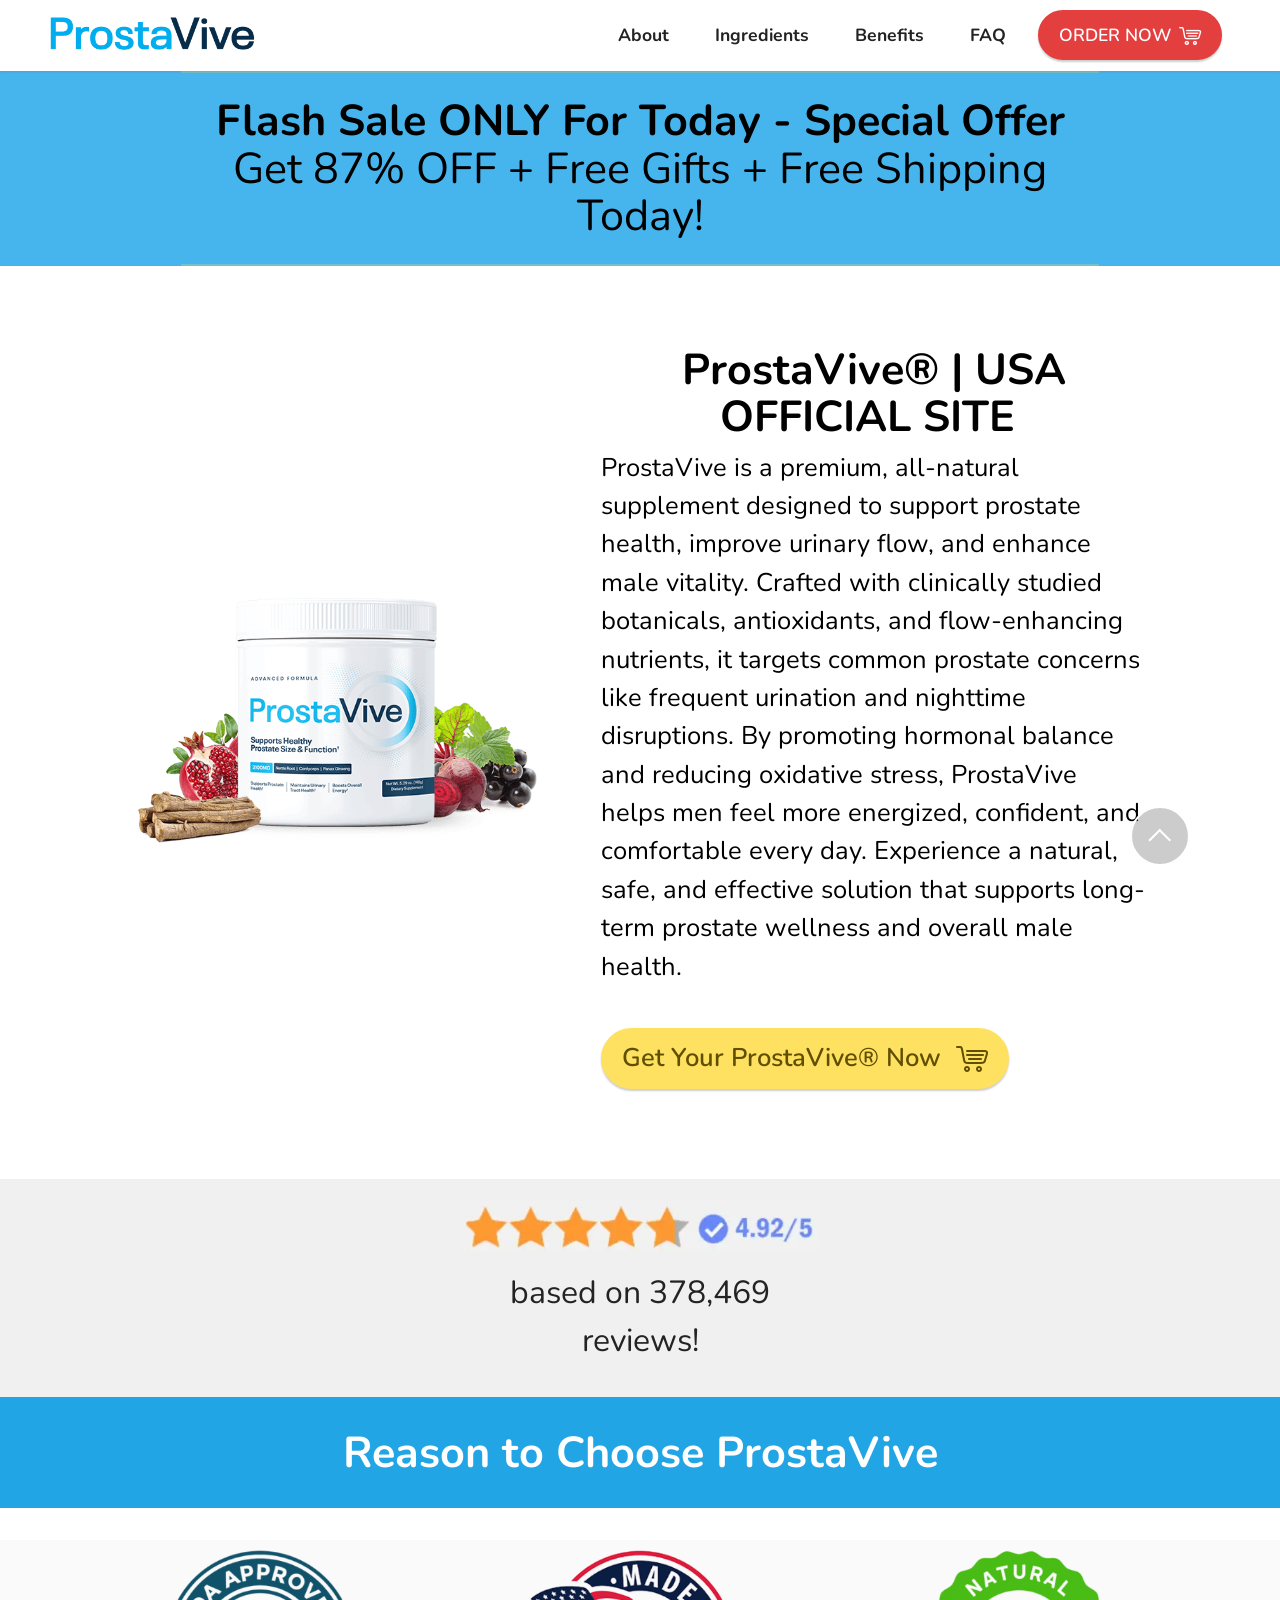
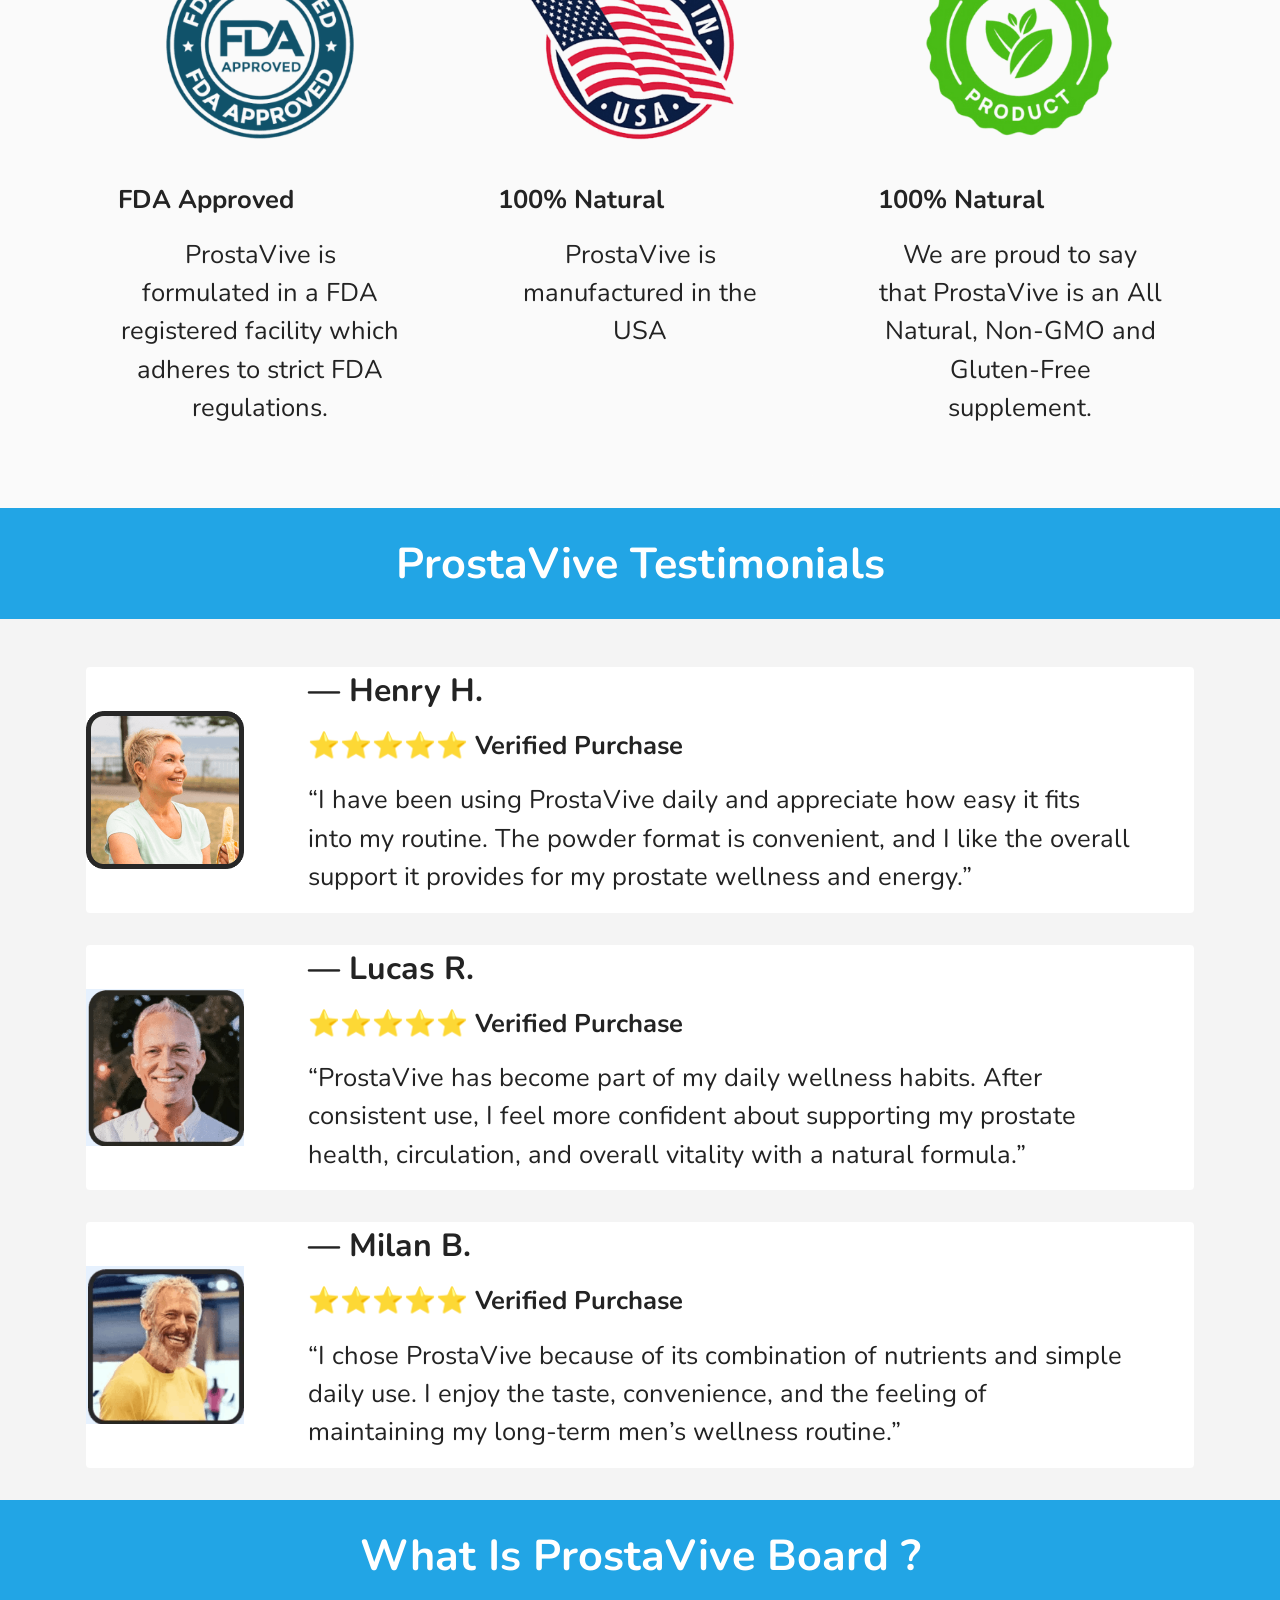
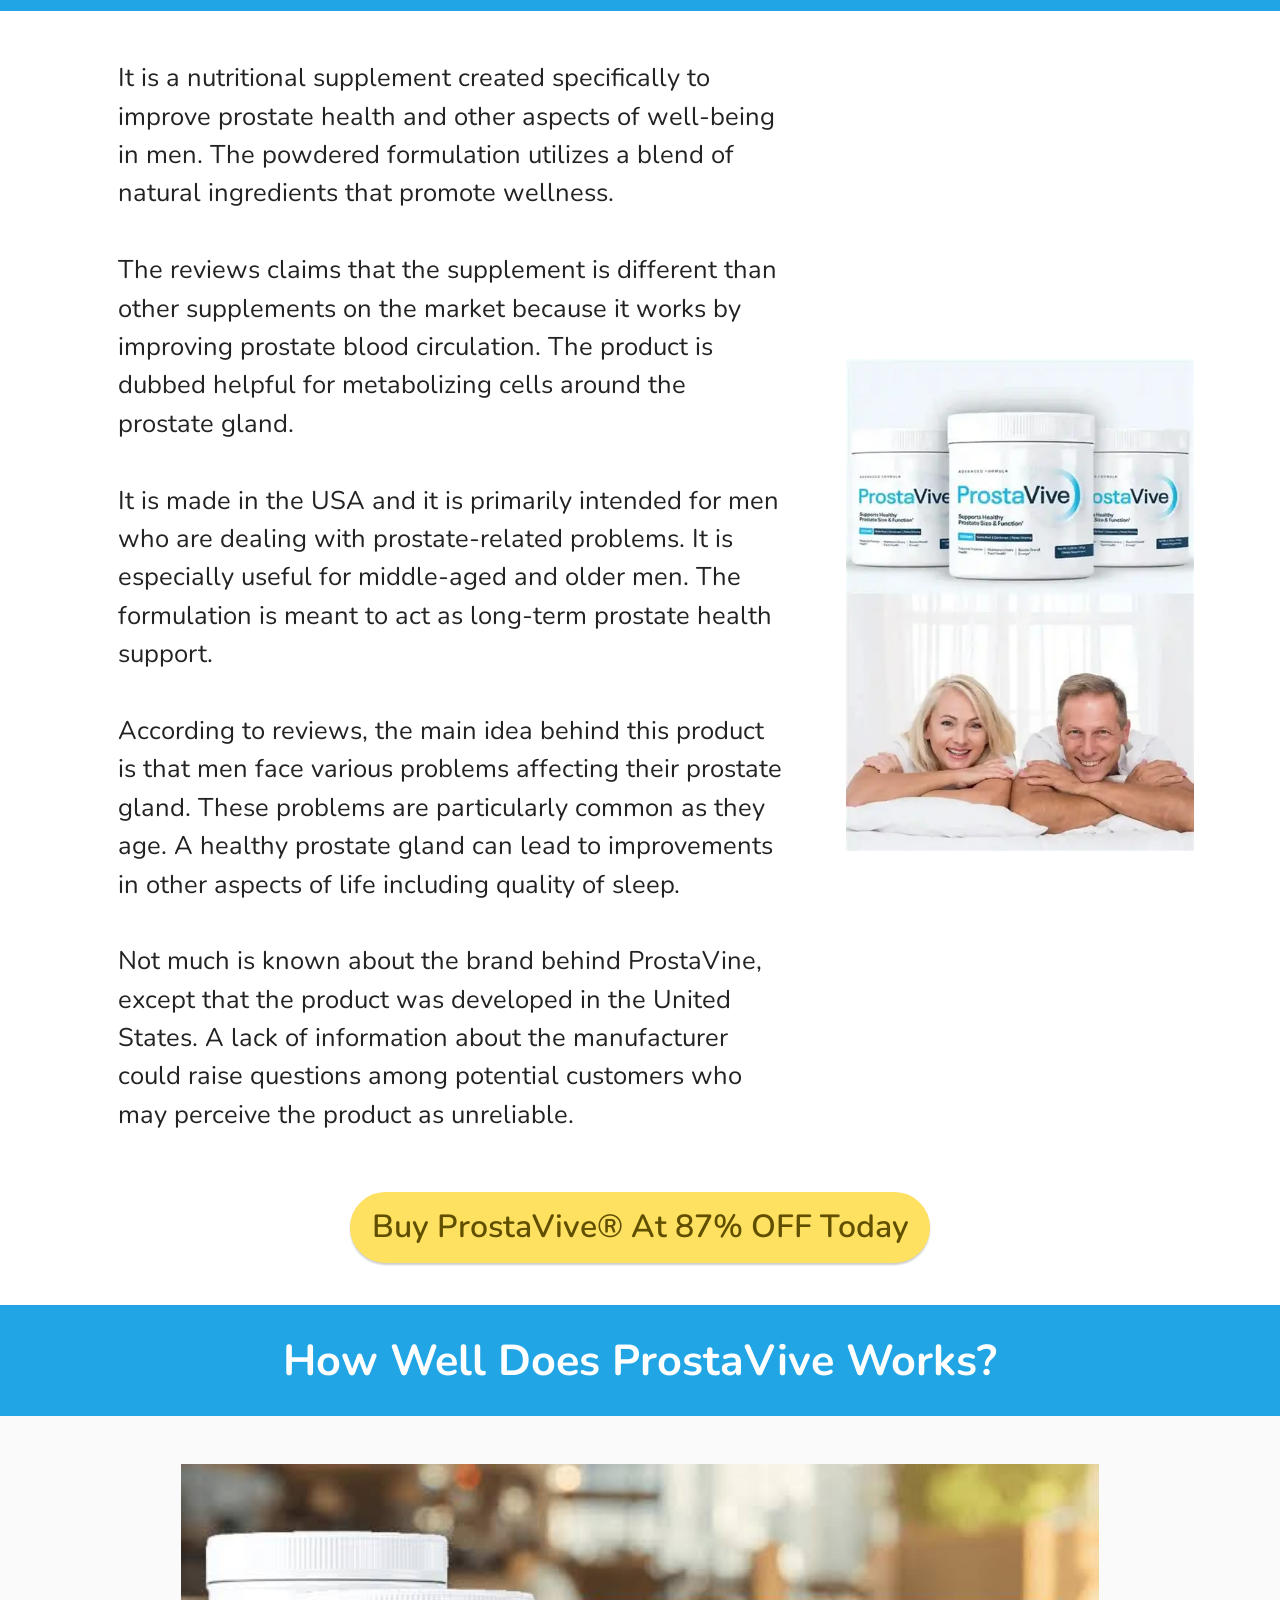
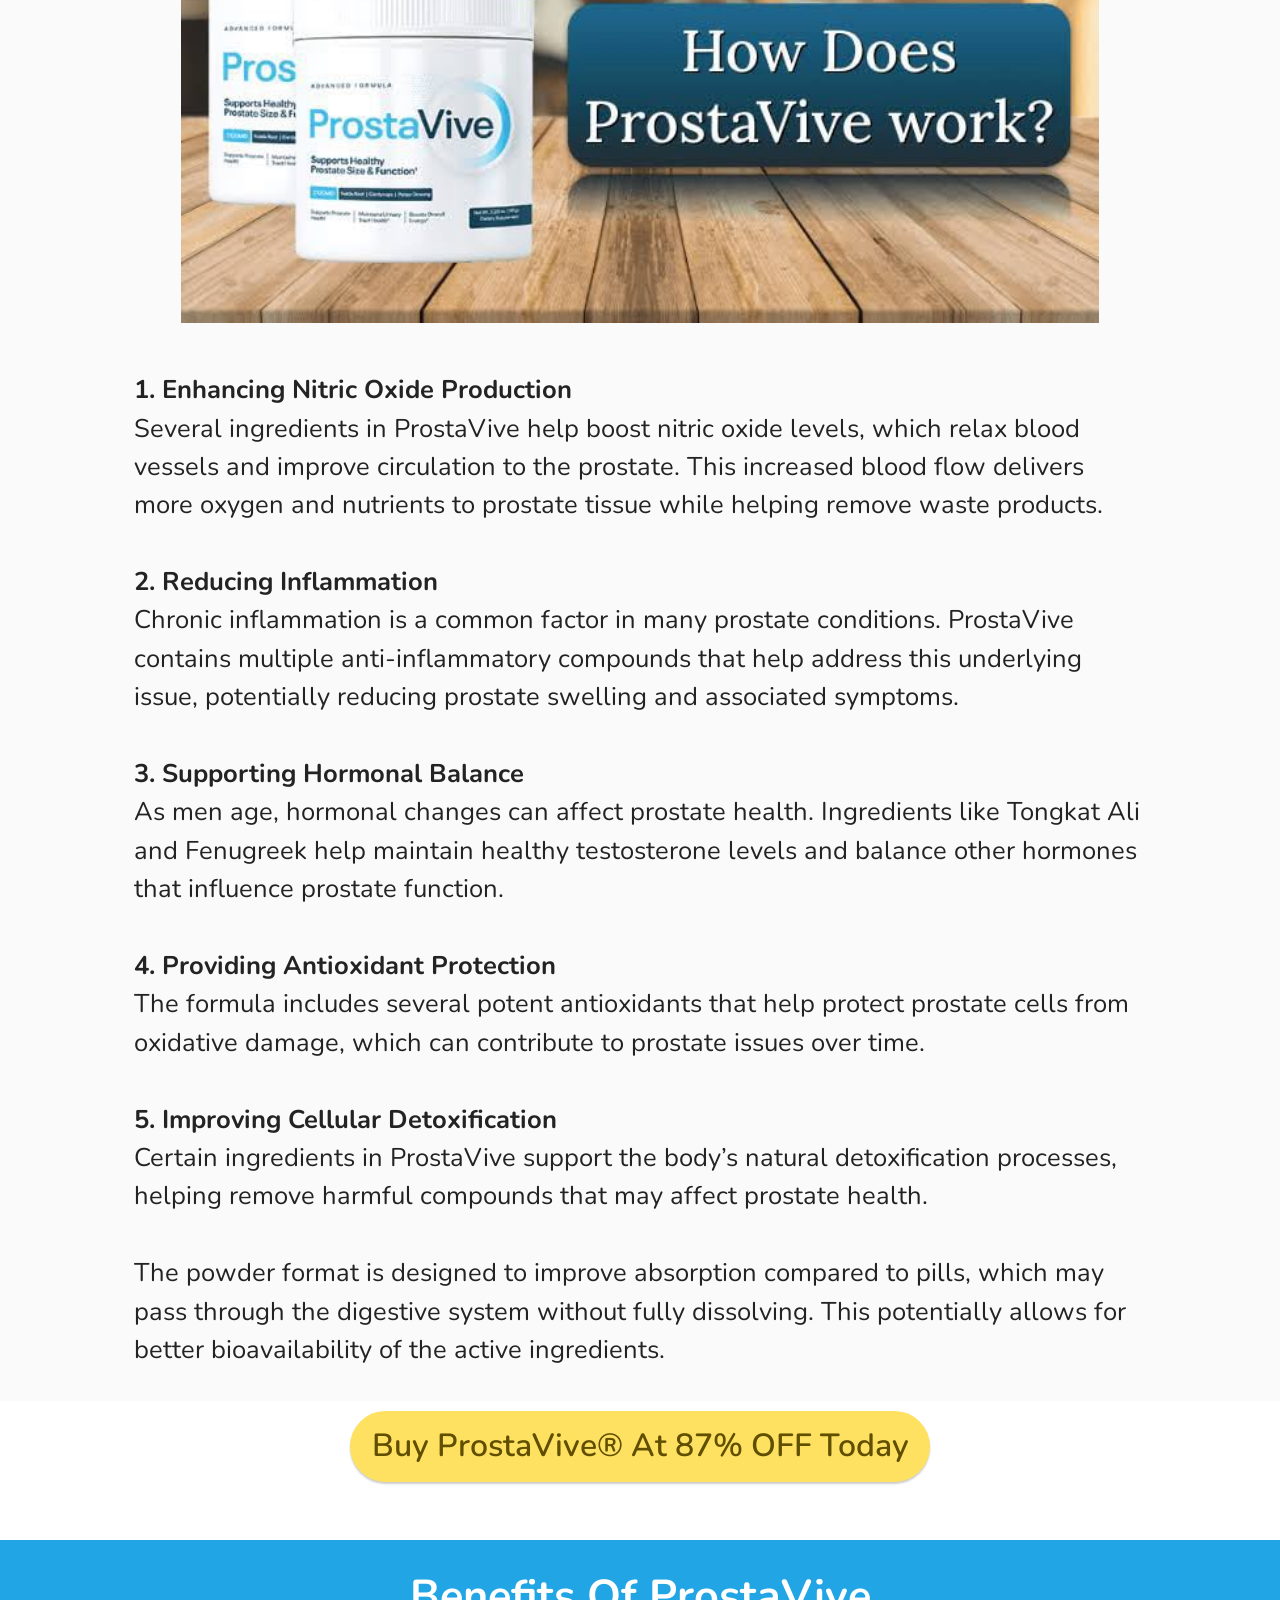
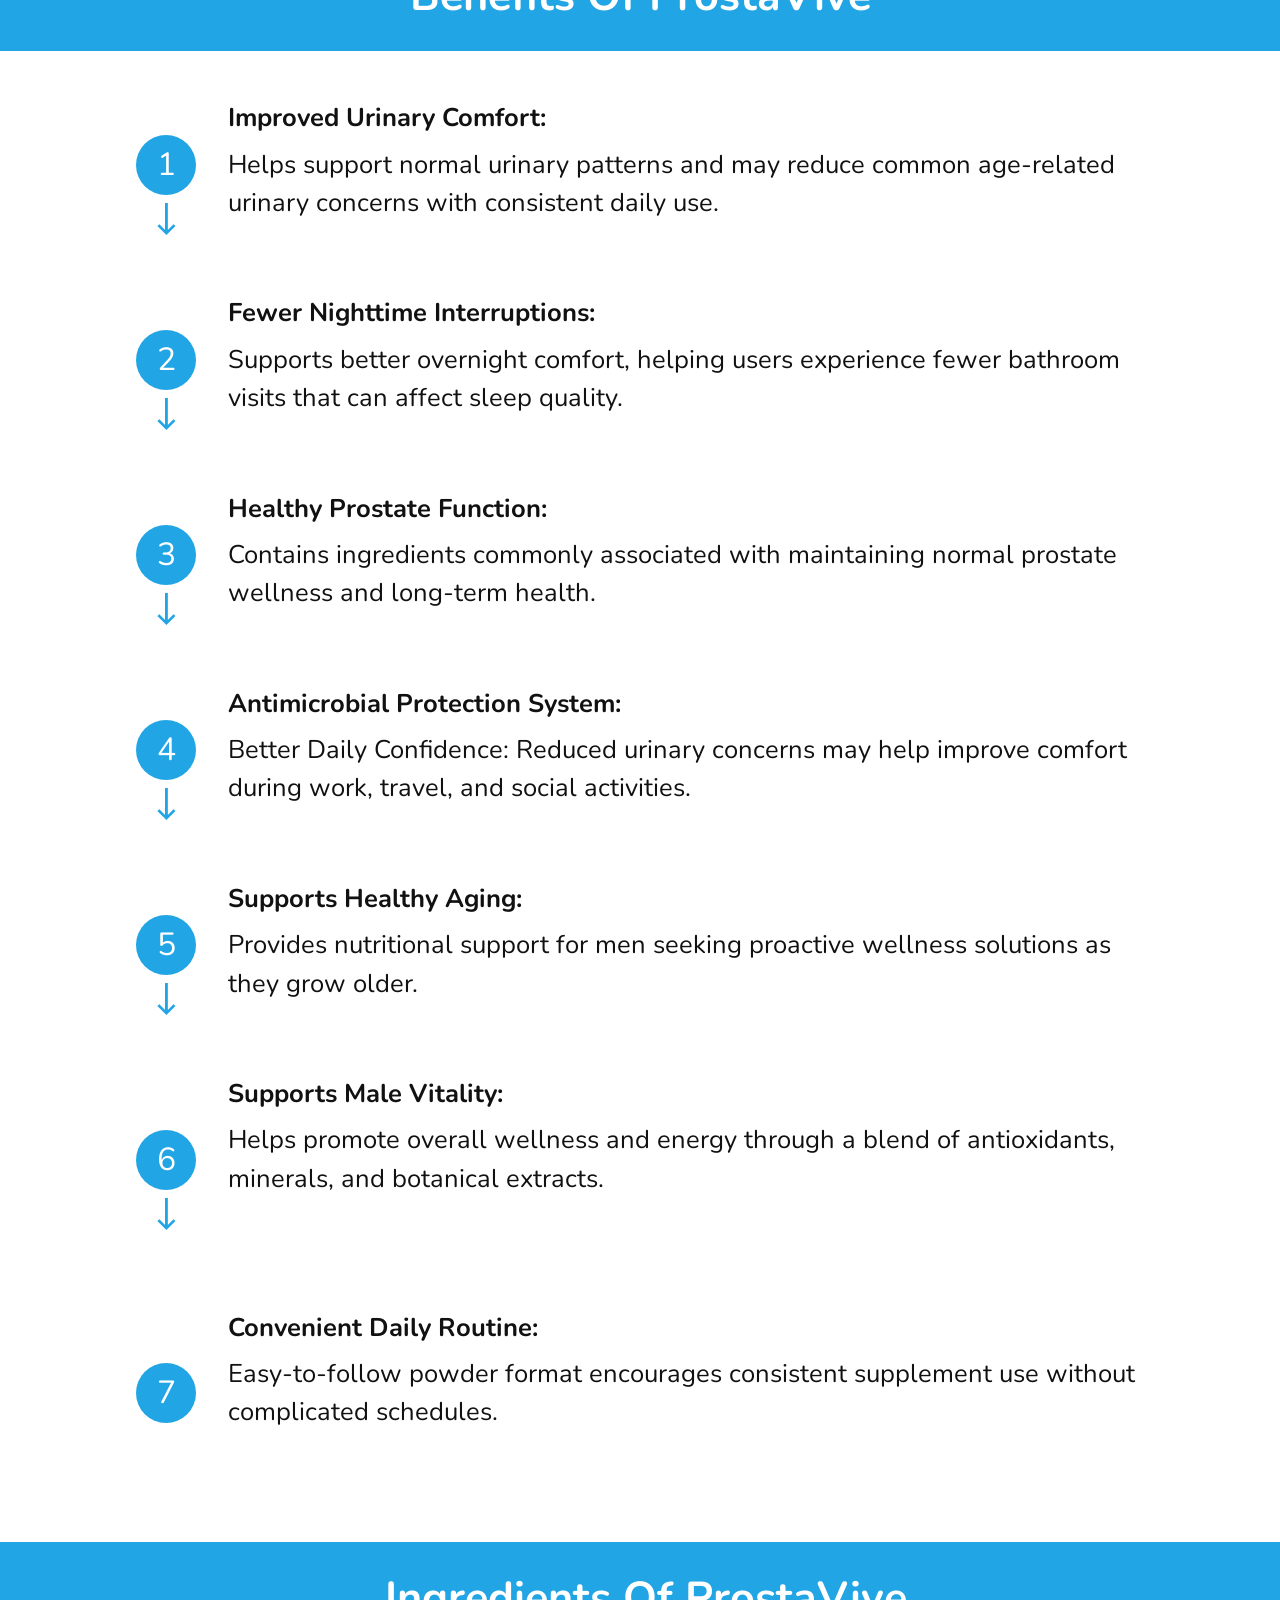
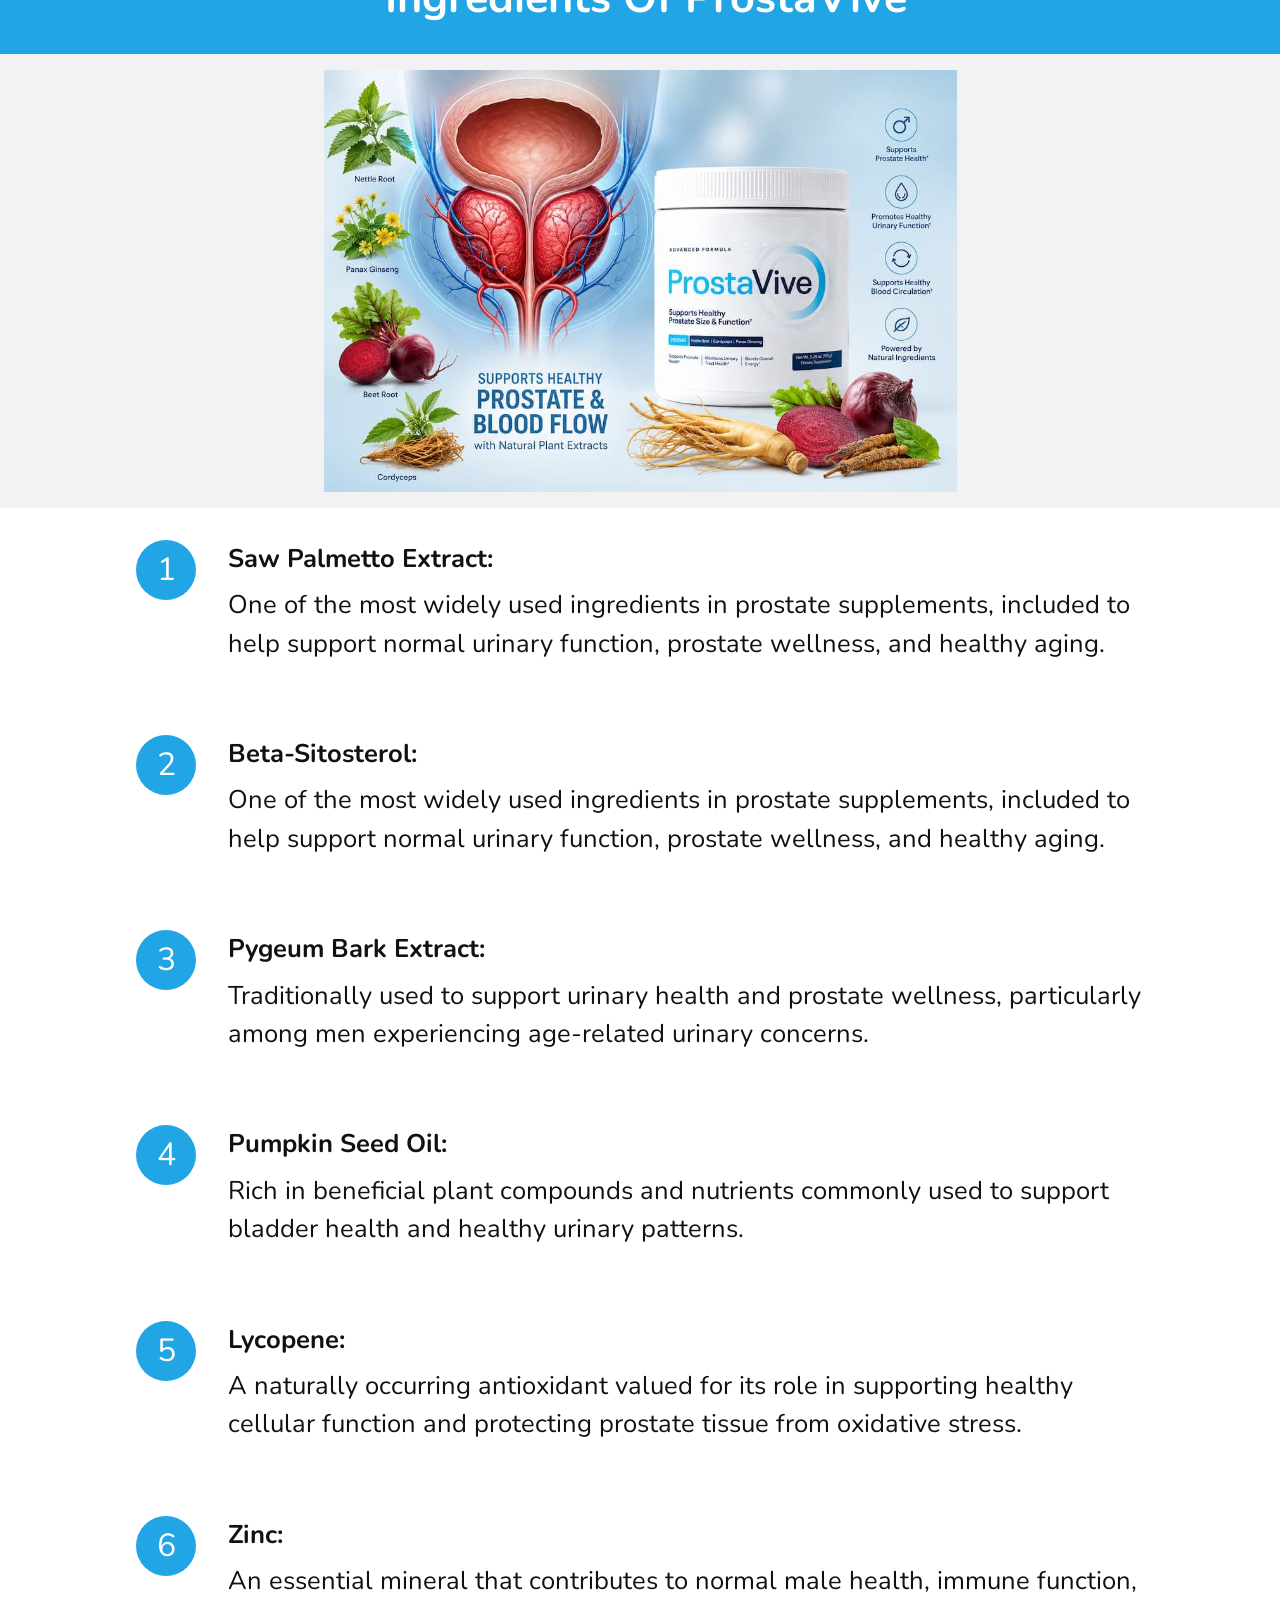
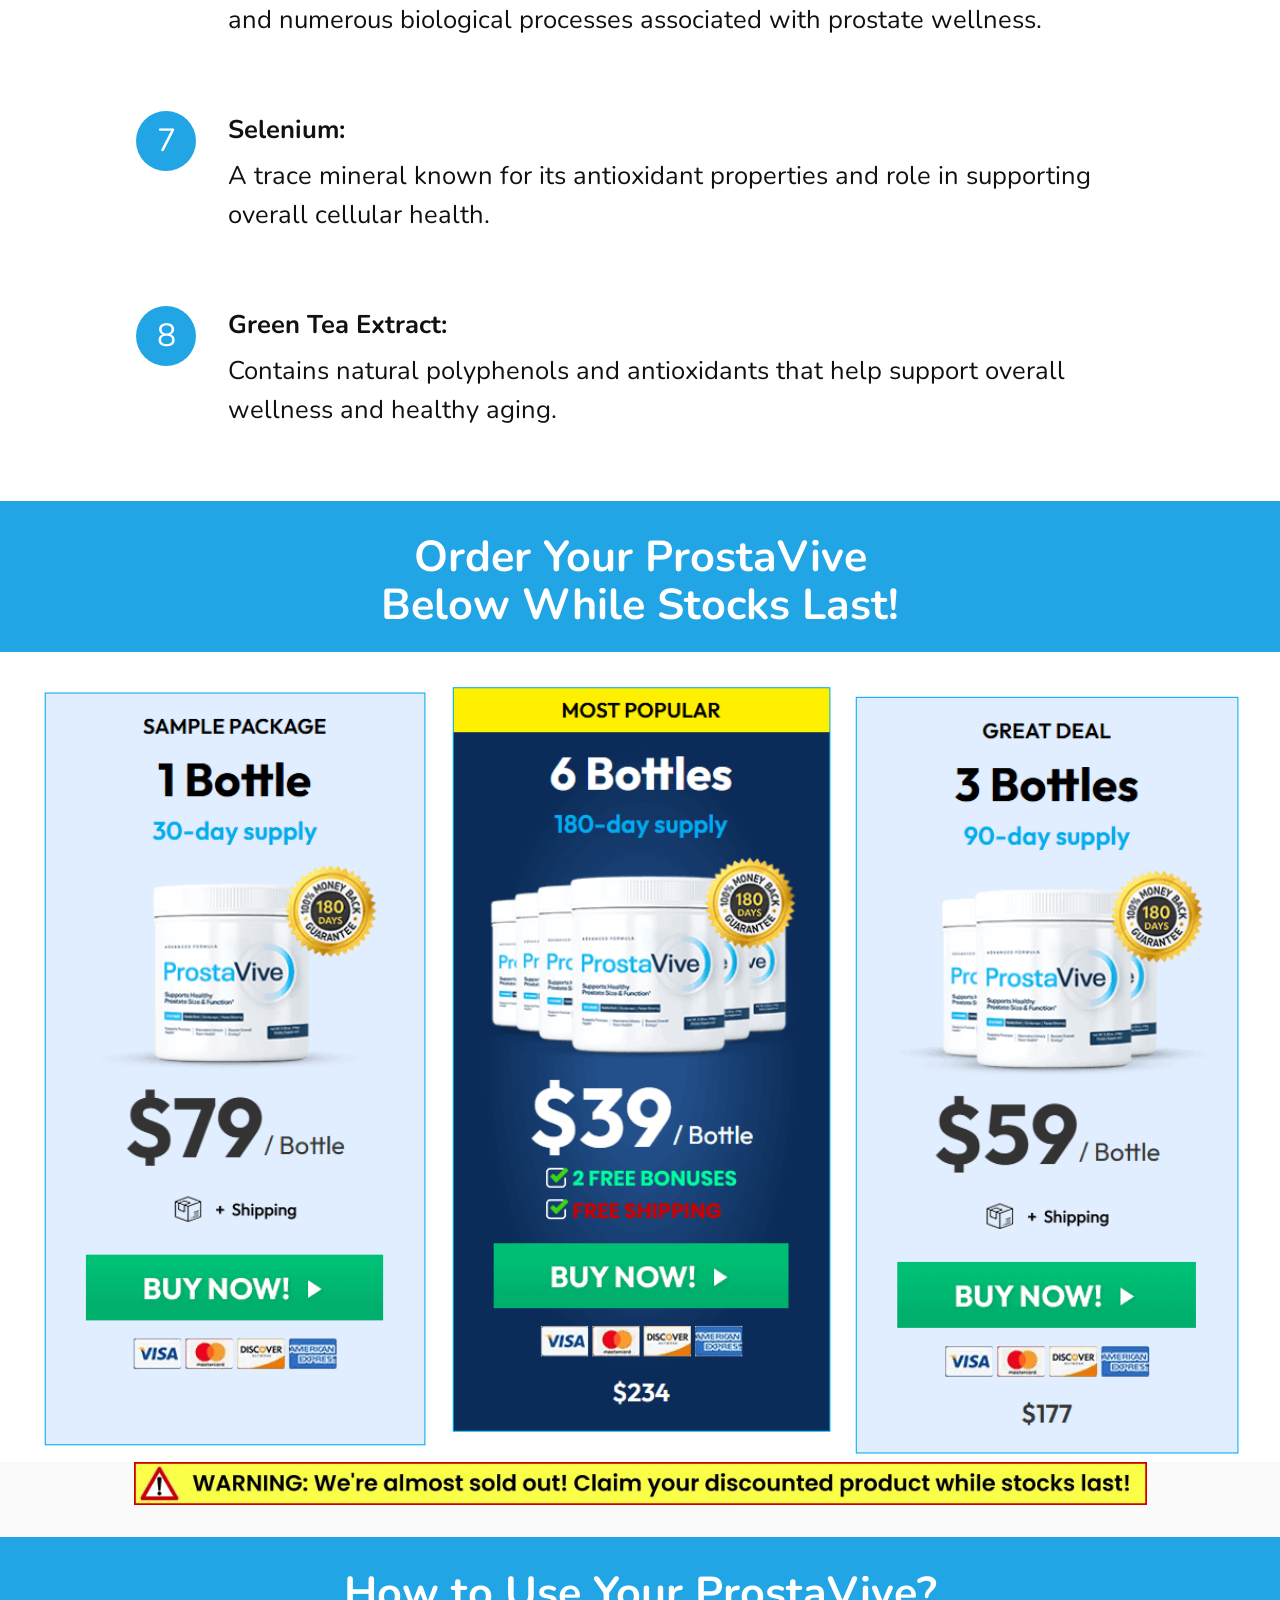
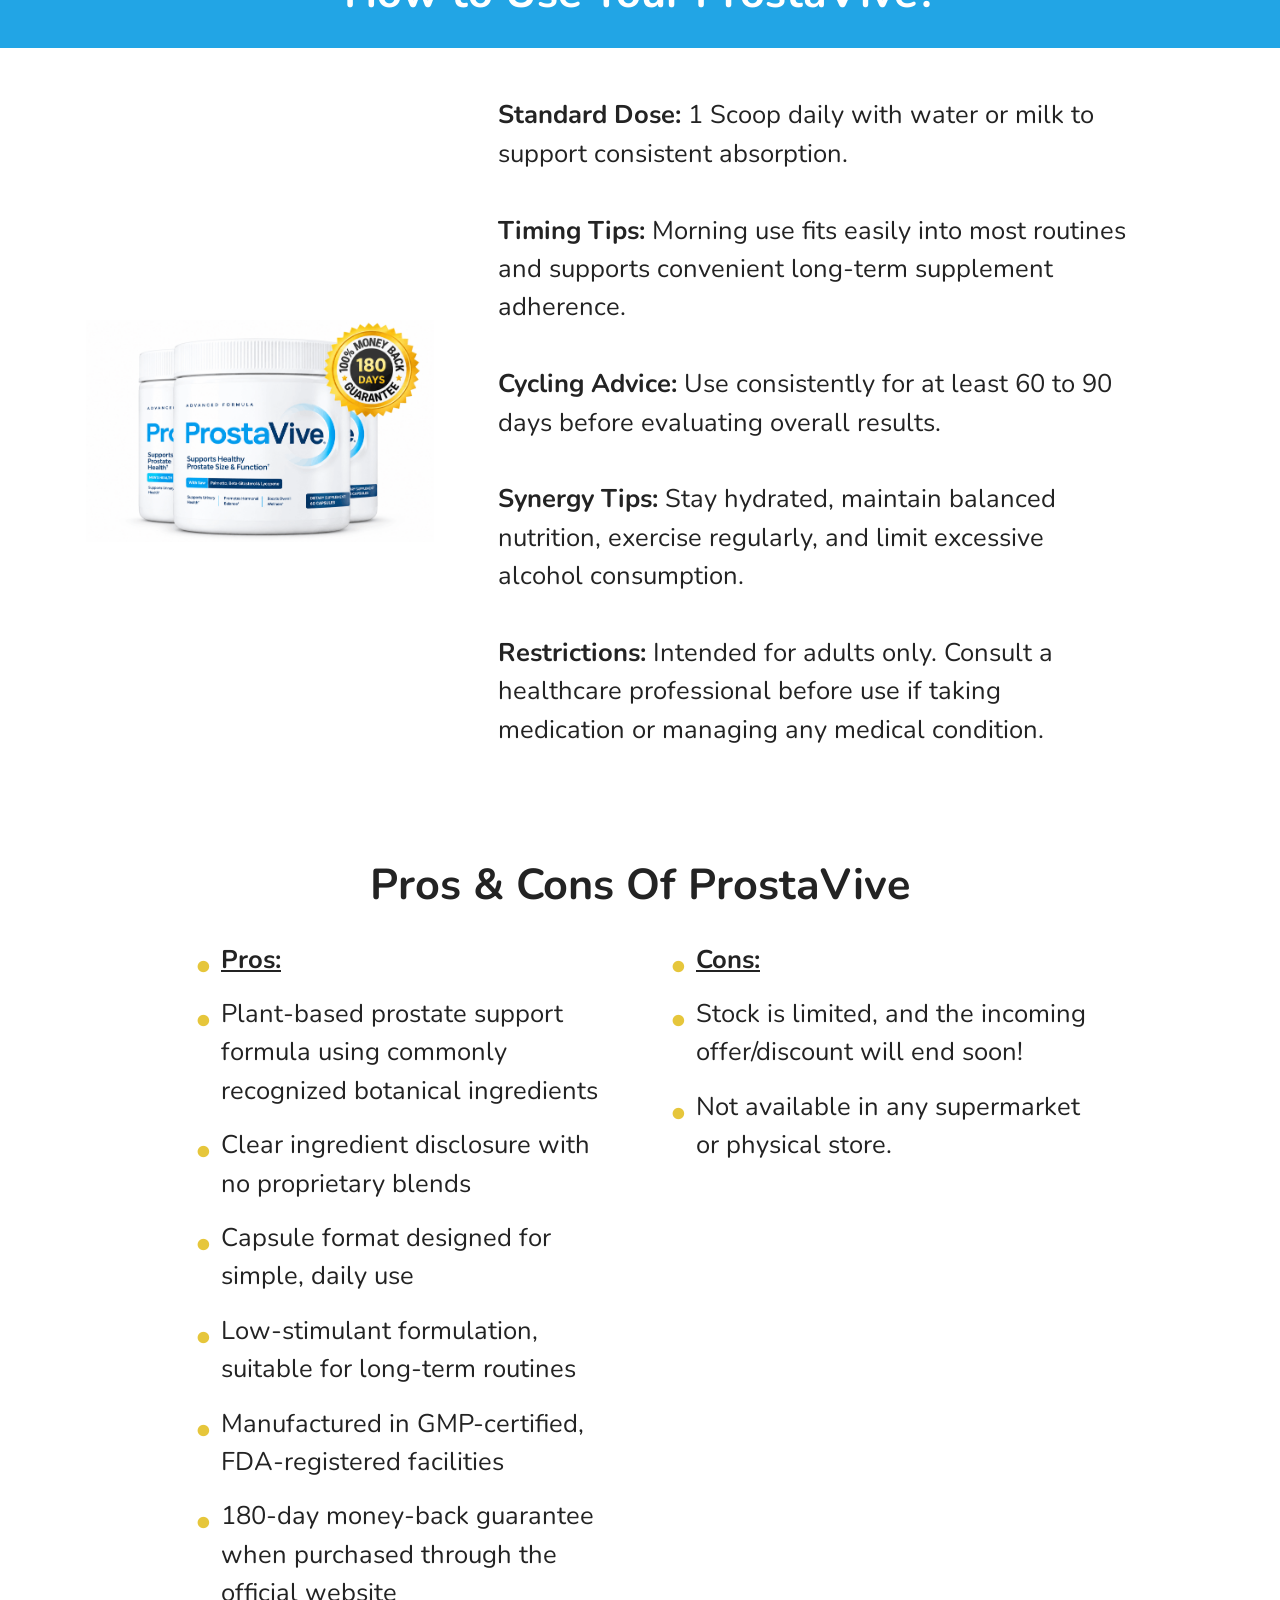
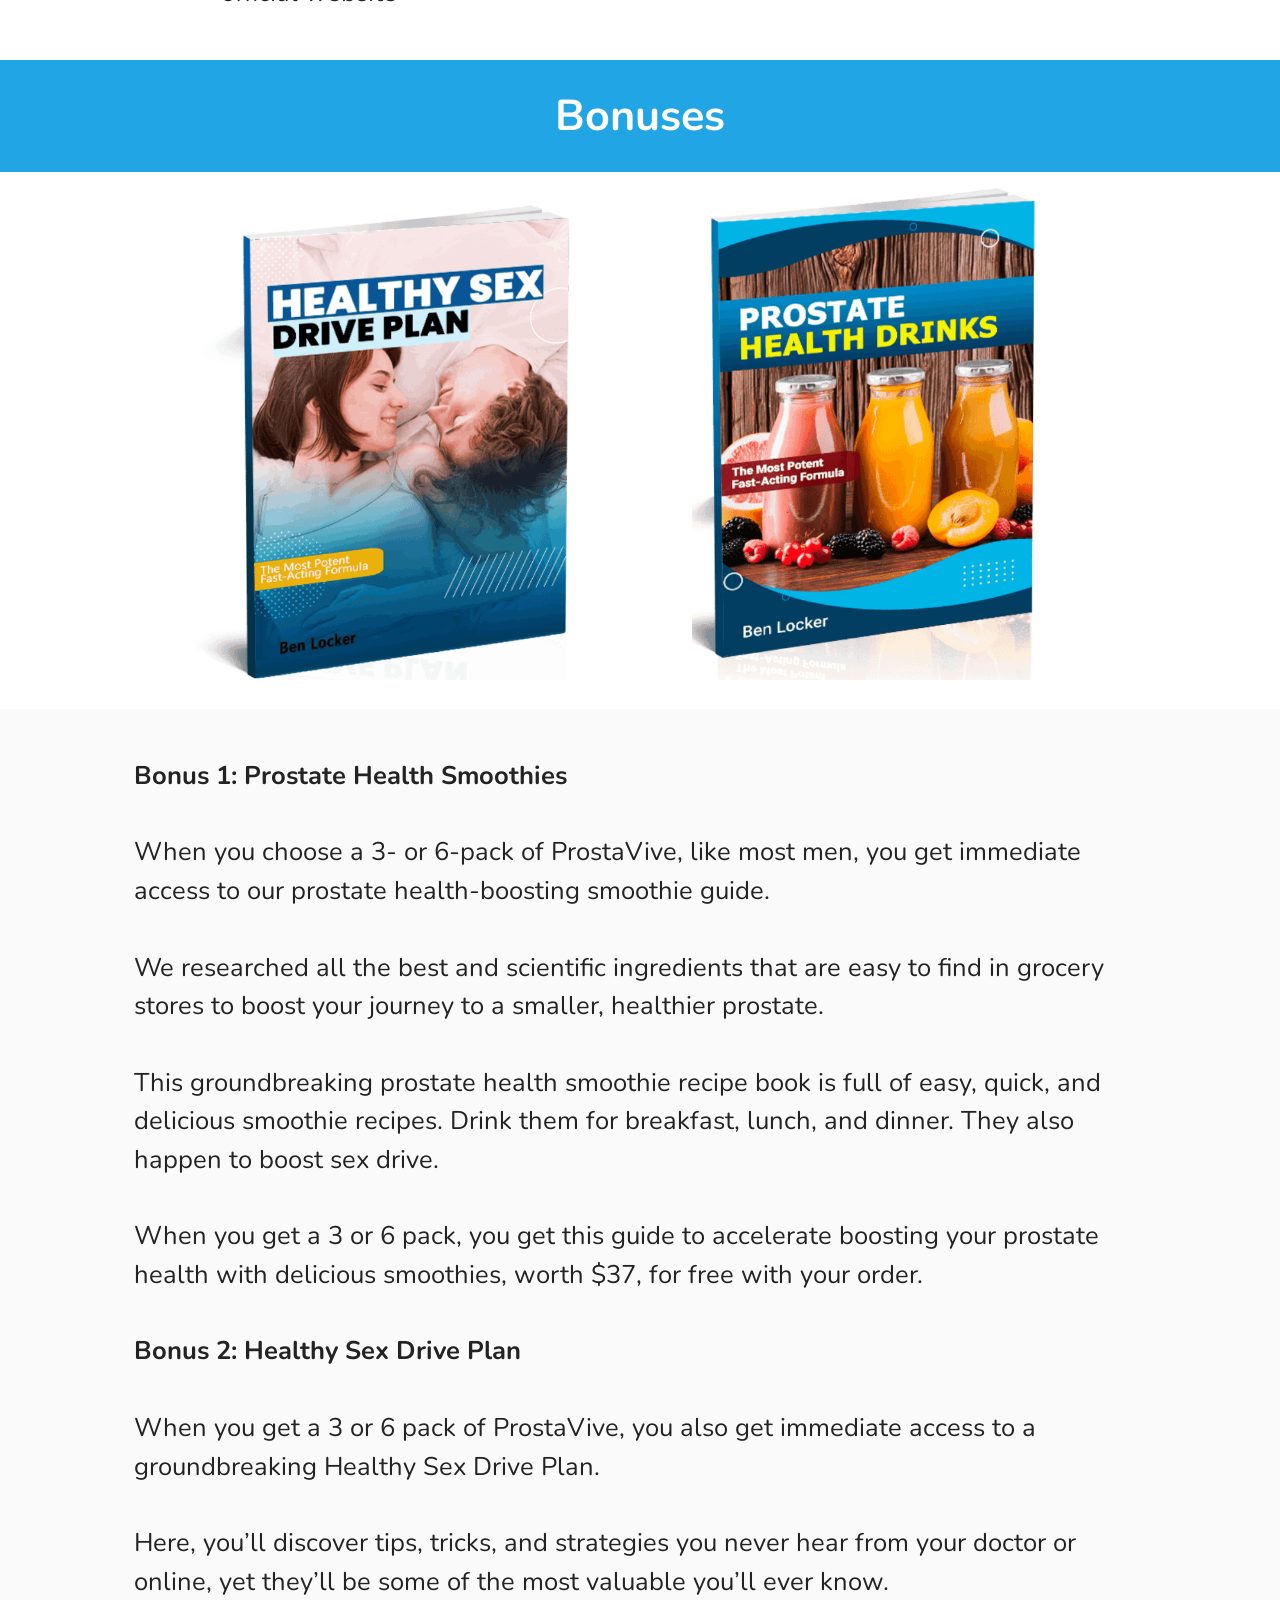
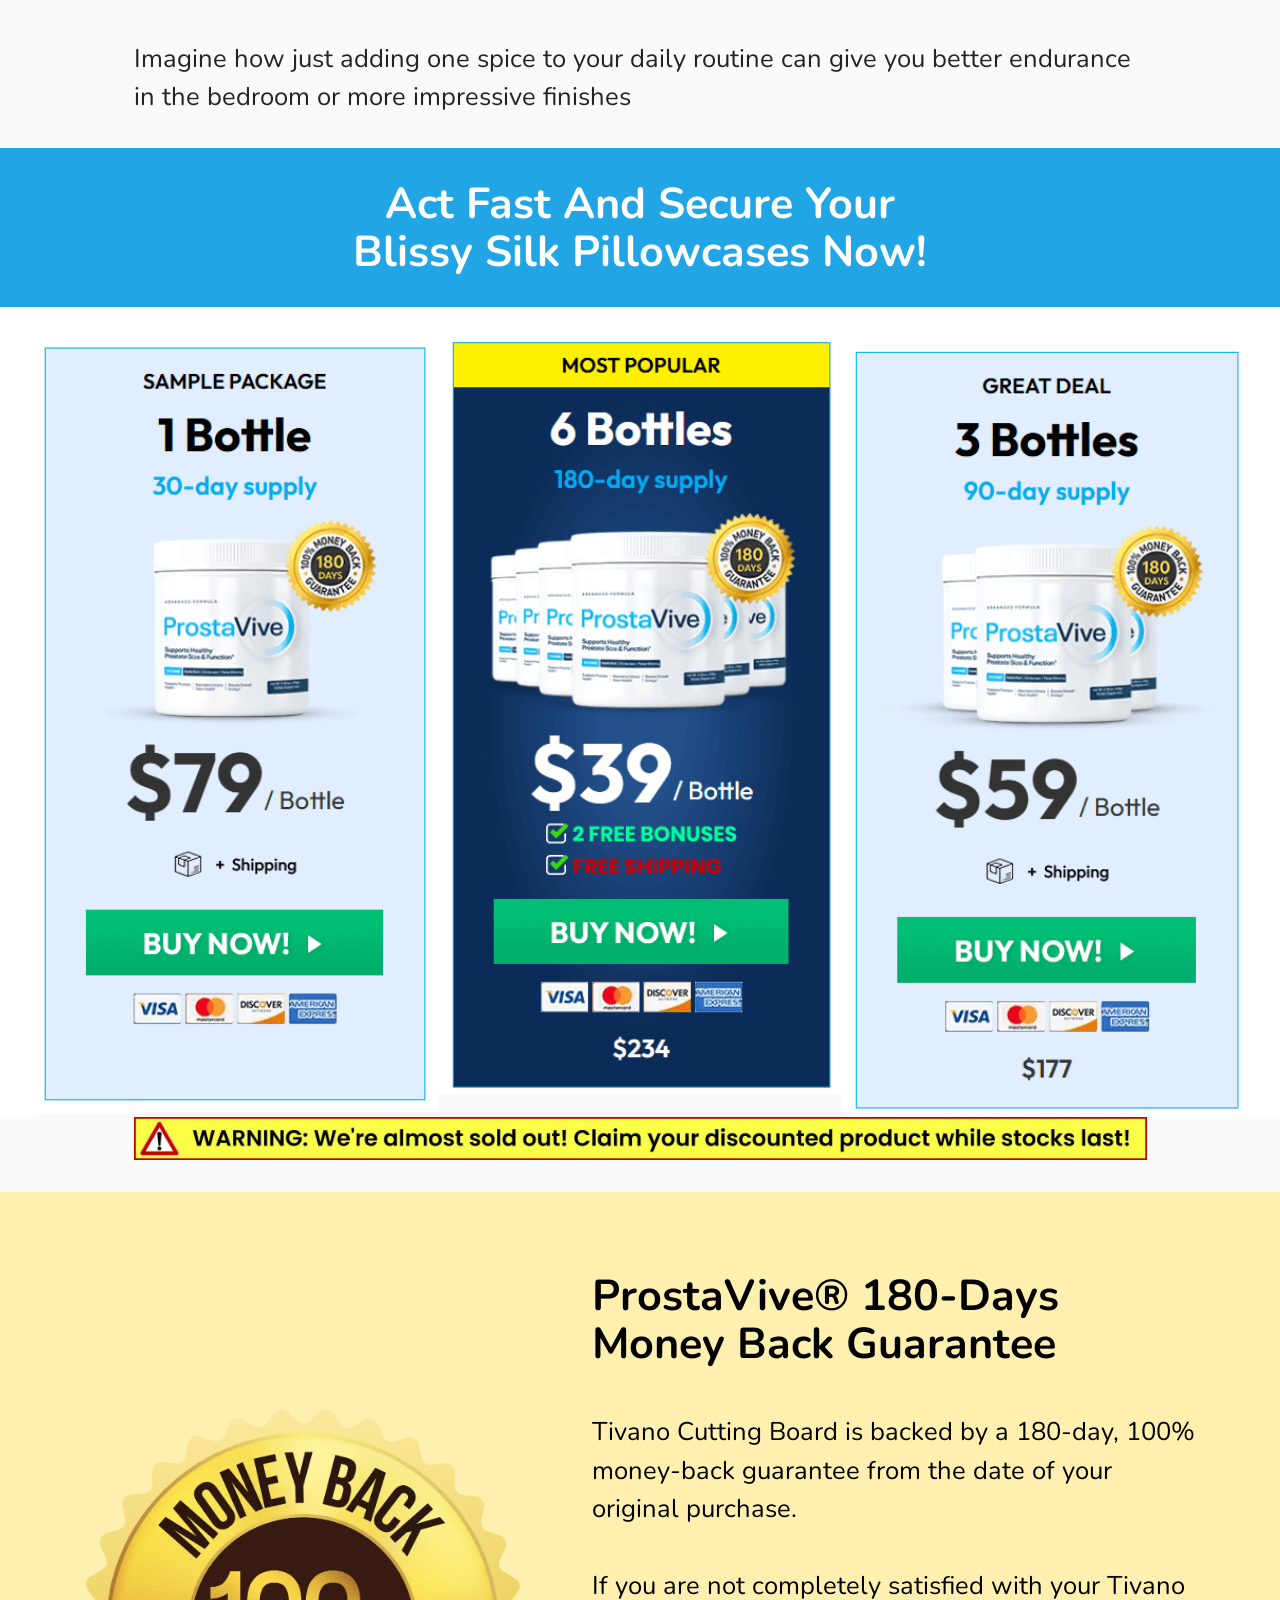
<file: index.html>
<!DOCTYPE html>
<html  >
<head>
  <!-- Site made with Mobirise Website Builder v6.1.12, https://mobirise.com -->
  <html lang="en">
  <meta charset="UTF-8">
  <meta http-equiv="X-UA-Compatible" content="IE=edge">
  <meta name="generator" content="Mobirise v6.1.12, mobirise.com">
  <meta name="twitter:card" content="summary_large_image"/>
  <meta name="twitter:image:src" content="assets/images/index-meta.png">
  <meta property="og:image" content="assets/images/index-meta.png">
  <meta name="twitter:title" content="ProstaVive® | USA OFFICIAL SITE | 87% OFF">
  <meta name="viewport" content="width=device-width, initial-scale=1, minimum-scale=1">
  <link rel="shortcut icon" href="assets/images/c0649497-e395-405a-898d-8ae019c7cd23-128x128.png" type="image/x-icon">
  <meta name="description" content="Blissy Silk Pillowcase promotes healthier skin and hair, prevents frizz, regulates temperature, and offers luxury comfort for a restful, rejuvenating sleep.">
  
  
  <title>ProstaVive® | USA OFFICIAL SITE | 87% OFF</title>
  <link rel="stylesheet" href="assets/web/assets/mobirise-icons2/mobirise2.css">
  <link rel="stylesheet" href="assets/web/assets/mobirise-icons-bold/mobirise-icons-bold.css">
  <link rel="stylesheet" href="assets/web/assets/mobirise-icons/mobirise-icons.css">
  <link rel="stylesheet" href="assets/bootstrap/css/bootstrap.min.css">
  <link rel="stylesheet" href="assets/animatecss/animate.css">
  <link rel="stylesheet" href="assets/dropdown/css/style.css">
  <link rel="stylesheet" href="assets/socicon/css/styles.css">
  <link rel="stylesheet" href="assets/theme/css/style.css">
  <link rel="preload" href="https://fonts.googleapis.com/css?family=Nunito:200,300,400,500,600,700,800,900,200i,300i,400i,500i,600i,700i,800i,900i&display=swap" as="style" onload="this.onload=null;this.rel='stylesheet'">
  <noscript><link rel="stylesheet" href="https://fonts.googleapis.com/css?family=Nunito:200,300,400,500,600,700,800,900,200i,300i,400i,500i,600i,700i,800i,900i&display=swap"></noscript>
  <link rel="preload" as="style" href="assets/mobirise/css/mbr-additional.css?v=z0Entc"><link rel="stylesheet" href="assets/mobirise/css/mbr-additional.css?v=z0Entc" type="text/css">

  
  
  
</head>
<body>
  
  <section data-bs-version="5.1" class="menu menu2 cid-tuC40mmOYC" once="menu" id="menu2-0">
    
    <nav class="navbar navbar-dropdown navbar-expand-lg">
        <div class="container-fluid">
            <div class="navbar-brand">
                <span class="navbar-logo">
                    <a href="https://click2conv.site/Lulutox">
                        <img src="assets/images/prostavive-logo-720x167.png" alt="prostavive-logo" style="height: 3rem;">
                    </a>
                </span>
                
            </div>
            <button class="navbar-toggler" type="button" data-toggle="collapse" data-bs-toggle="collapse" data-target="#navbarSupportedContent" data-bs-target="#navbarSupportedContent" aria-controls="navbarNavAltMarkup" aria-expanded="false" aria-label="Toggle navigation">
                <div class="hamburger">
                    <span></span>
                    <span></span>
                    <span></span>
                    <span></span>
                </div>
            </button>
            <div class="collapse navbar-collapse" id="navbarSupportedContent">
                <ul class="navbar-nav nav-dropdown" data-app-modern-menu="true"><li class="nav-item"><a class="nav-link link text-black display-4" href="index.html#info1-7"><strong>
                            About</strong></a></li>
                    <li class="nav-item"><a class="nav-link link text-black text-primary display-4" href="index.html#features20-2s"><strong>Ingredients</strong></a></li>
                    <li class="nav-item"><a class="nav-link link text-black text-primary display-4" href="index.html#features20-1l"><strong>Benefits</strong></a>
                    </li><li class="nav-item"><a class="nav-link link text-black display-4" href="index.html#info1-14"><strong>FAQ</strong></a></li></ul>
                
                <div class="navbar-buttons mbr-section-btn"><a class="btn btn-secondary display-4" href="https://kxevku.s.gy/uuWEG4"><span class="mbrib-shopping-cart mbr-iconfont mbr-iconfont-btn"></span>ORDER NOW</a></div>
            </div>
        </div>
    </nav>
</section>

<section data-bs-version="5.1" class="content6 cid-uAhPrjxl5s" id="content6-3o">
    
    <div class="container">
        <div class="row justify-content-center">
            <div class="col-md-12 col-lg-10">
                <hr class="line">
                <p class="mbr-text align-center mbr-fonts-style my-4 display-2"><strong>Flash Sale ONLY For Today - Special Offer</strong><br>Get 87% OFF + Free Gifts + Free Shipping Today!<br></p>
                <hr class="line">
            </div>
        </div>
    </div>
</section>

<section data-bs-version="5.1" class="features16 cid-uUIomhjR3N" id="features17-57">
    

    
    
    <div class="container">
        <div class="content-wrapper">
            <div class="row align-items-center">
                <div class="col-12 col-lg-5">
                    <div class="image-wrapper">
                        <img src="assets/images/prostavive-overview-574x354.png" alt="prostavive-overview">
                    </div>
                </div>
                <div class="col-12 col-lg">
                    <div class="text-wrapper">
                        <h1 class="card-title mbr-fonts-style display-2"><div><strong>ProstaVive® | USA OFFICIAL SITE&nbsp;</strong></div></h1>
                        <p class="mbr-text mbr-fonts-style mb-4 display-7">ProstaVive is a premium, all-natural supplement designed to support prostate health, improve urinary flow, and enhance male vitality. Crafted with clinically studied botanicals, antioxidants, and flow-enhancing nutrients, it targets common prostate concerns like frequent urination and nighttime disruptions. By promoting hormonal balance and reducing oxidative stress, ProstaVive helps men feel more energized, confident, and comfortable every day. Experience a natural, safe, and effective solution that supports long-term prostate wellness and overall male health.<br></p>
                        <div class="mbr-section-btn mt-3"><a class="btn btn-warning display-7" href="https://kxevku.s.gy/uuWEG4"><span class="mbrib-shopping-cart mbr-iconfont mbr-iconfont-btn"></span>
                                Get Your ProstaVive® Now&nbsp;</a></div>
                    </div>
                </div>
            </div>
        </div>
    </div>
</section>

<section data-bs-version="5.1" class="image3 cid-tuCc3FF7ab" id="image3-4">
    

    
    

    <div class="container-fluid">
        <div class="row justify-content-center">
            <div class="col-12 col-lg-4">
                <div class="image-wrapper">
                    <img src="assets/images/screenshot-2024-07-04-202443-546x94.webp" alt="Hume health body pod 5 star rated">
                    <p class="mbr-description mbr-fonts-style mt-2 align-center display-5">
                        based on 378,469 reviews!</p>
                </div>
            </div>
        </div>
    </div>
</section>

<section data-bs-version="5.1" class="info1 cid-vxRNns3GVL" id="info1-63">
    

    
    
    <div class="align-center container-fluid">
        <div class="row justify-content-center">
            <div class="col-12 col-lg-8">
                <h3 class="mbr-section-title mb-4 mbr-fonts-style display-2"><strong>Reason to Choose ProstaVive</strong></h3>
                
                
            </div>
        </div>
    </div>
</section>

<section data-bs-version="5.1" class="features3 cid-vxRMLncHAm" id="features3-62">
    
    
    <div class="container">
        
        <div class="row mt-4">
            <div class="item features-image col-12 col-md-6 col-lg-4 active">
                <div class="item-wrapper">
                    <div class="item-img">
                        <img src="assets/images/untitled-200-120-px-500x300.webp" alt="ProstaVive" data-slide-to="0" data-bs-slide-to="0">
                    </div>
                    <div class="item-content">
                        <h5 class="item-title mbr-fonts-style display-7"><strong>FDA Approved</strong></h5>
                        
                        <p class="mbr-text mbr-fonts-style mt-3 display-7">ProstaVive is formulated in a FDA registered facility which adheres to strict FDA regulations.<br></p>
                    </div>
                    
                </div>
            </div><div class="item features-image col-12 col-md-6 col-lg-4">
                <div class="item-wrapper">
                    <div class="item-img">
                        <img src="assets/images/untitled-200-120-px-2-500x300.webp" alt="ProstaVive" data-slide-to="1" data-bs-slide-to="1">
                    </div>
                    <div class="item-content">
                        <h5 class="item-title mbr-fonts-style display-7"><strong>100% Natural</strong></h5>
                        
                        <p class="mbr-text mbr-fonts-style mt-3 display-7">ProstaVive is manufactured in the USA<br></p>
                    </div>
                    
                </div>
            </div>
            <div class="item features-image col-12 col-md-6 col-lg-4">
                <div class="item-wrapper">
                    <div class="item-img">
                        <img src="assets/images/untitled-200-120-px-3-500x300.webp" alt="ProstaVive" data-slide-to="1" data-bs-slide-to="1">
                    </div>
                    <div class="item-content">
                        <h5 class="item-title mbr-fonts-style display-7"><strong>100% Natural</strong></h5>
                        
                        <p class="mbr-text mbr-fonts-style mt-3 display-7">We are proud to say that ProstaVive is an All Natural, Non-GMO and Gluten-Free supplement.<br></p>
                    </div>
                    
                </div>
            </div>
            
        </div>
    </div>
</section>

<section data-bs-version="5.1" class="info1 cid-tXlWRFYl4I" id="info1-1t">
    

    
    
    <div class="align-center container-fluid">
        <div class="row justify-content-center">
            <div class="col-12 col-lg-8">
                <h3 class="mbr-section-title mb-4 mbr-fonts-style display-2"><strong>ProstaVive Testimonials</strong></h3>
                
                
            </div>
        </div>
    </div>
</section>

<section data-bs-version="5.1" class="team2 cid-tXlWVh4VZe" xmlns="http://www.w3.org/1999/html" id="team2-1u">
    

    
    
    <div class="container">
        <div class="card">
            <div class="card-wrapper">
                <div class="row align-items-center">
                    <div class="col-12 col-md-2">
                        <div class="image-wrapper">
                            <img src="assets/images/r3-288x288.webp" alt="prostaivvie-review-1">
                        </div>
                    </div>
                    <div class="col-12 col-md">
                        <div class="card-box">
                            <h5 class="card-title mbr-fonts-style m-0 mb-3 display-5"><strong>— Henry H.</strong></h5>
                            <h6 class="card-subtitle mbr-fonts-style mb-3 display-7"><strong>⭐⭐⭐⭐⭐ Verified Purchase</strong></h6>
                            <p class="mbr-text mbr-fonts-style display-7">“I have been using ProstaVive daily and appreciate how easy it fits into my routine. The powder format is convenient, and I like the overall support it provides for my prostate wellness and energy.”<br></p>
                            
                        </div>
                    </div>
                </div>
            </div>
        </div>
        <div class="card">
            <div class="card-wrapper">
                <div class="row align-items-center">
                    <div class="col-12 col-md-2">
                        <div class="image-wrapper">
                            <img src="assets/images/r2-238x236.webp" alt="prostaivvie-review-2">
                        </div>
                    </div>
                    <div class="col-12 col-md">
                        <div class="card-box">
                            <h5 class="card-title mbr-fonts-style m-0 mb-3 display-5"><strong>— Lucas R.</strong></h5>
                            <h6 class="card-subtitle mbr-fonts-style mb-3 display-7"><strong>⭐⭐⭐⭐⭐ Verified Purchase</strong></h6>
                            <p class="mbr-text mbr-fonts-style display-7">“ProstaVive has become part of my daily wellness habits. After consistent use, I feel more confident about supporting my prostate health, circulation, and overall vitality with a natural formula.”<br></p>
                            
                        </div>
                    </div>
                </div>
            </div>
        </div>
        <div class="card">
            <div class="card-wrapper">
                <div class="row align-items-center">
                    <div class="col-12 col-md-2">
                        <div class="image-wrapper">
                            <img src="assets/images/r1-237x237.webp" alt="prostaivvie-review-1">
                        </div>
                    </div>
                    <div class="col-12 col-md">
                        <div class="card-box">
                            <h5 class="card-title mbr-fonts-style m-0 mb-3 display-5"><strong>— Milan B.</strong></h5>
                            <h6 class="card-subtitle mbr-fonts-style mb-3 display-7"><strong>⭐⭐⭐⭐⭐ Verified Purchase</strong></h6>
                            <p class="mbr-text mbr-fonts-style display-7">“I chose ProstaVive because of its combination of nutrients and simple daily use. I enjoy the taste, convenience, and the feeling of maintaining my long-term men’s wellness routine.”<br></p>
                            
                        </div>
                    </div>
                </div>
            </div>
        </div>
    </div>
</section>

<section data-bs-version="5.1" class="info1 cid-tuCg8wtQiJ" id="info1-7">
    

    
    
    <div class="align-center container-fluid">
        <div class="row justify-content-center">
            <div class="col-12 col-lg-8">
                <h3 class="mbr-section-title mb-4 mbr-fonts-style display-2"><strong>What Is ProstaVive Board ?</strong></h3>
                
                
            </div>
        </div>
    </div>
</section>

<section data-bs-version="5.1" class="image2 cid-uzudTfCrbN" id="image2-3b">
    

    
    

    <div class="container">
        <div class="row align-items-center">
            <div class="col-12 col-lg-4">
                <div class="image-wrapper">
                    <img src="assets/images/oip-4.webp" alt="what is-prostavive">
                    
                </div>
            </div>
            <div class="col-12 col-lg">
                <div class="text-wrapper">
                    
                    <p class="mbr-text mbr-fonts-style display-7">It is a nutritional supplement created specifically to improve prostate health and other aspects of well-being in men. The powdered formulation utilizes a blend of natural ingredients that promote wellness.
<br>
<br>The reviews claims that the supplement is different than other supplements on the market because it works by improving prostate blood circulation. The product is dubbed helpful for metabolizing cells around the prostate gland.
<br>
<br>It is made in the USA and it is primarily intended for men who are dealing with prostate-related problems. It is especially useful for middle-aged and older men. The formulation is meant to act as long-term prostate health support.
<br>
<br>According to reviews, the main idea behind this product is that men face various problems affecting their prostate gland. These problems are particularly common as they age. A healthy prostate gland can lead to improvements in other aspects of life including quality of sleep.
<br>
<br>Not much is known about the brand behind ProstaVine, except that the product was developed in the United States. A lack of information about the manufacturer could raise questions among potential customers who may perceive the product as unreliable.<br></p>
                </div>
            </div>
        </div>
    </div>
</section>

<section data-bs-version="5.1" class="info1 cid-uW1r4aRWJl" id="info1-5s">
    

    
    
    <div class="align-center container">
        <div class="row justify-content-center">
            <div class="col-12 col-lg-8">
                
                
                <div class="mbr-section-btn"><a class="btn btn-warning display-5" href="https://kxevku.s.gy/uuWEG4">Buy ProstaVive® At 87% OFF Today</a></div>
            </div>
        </div>
    </div>
</section>

<section data-bs-version="5.1" class="info1 cid-uzphWh18lN" id="info1-2t">
    

    
    
    <div class="align-center container-fluid">
        <div class="row justify-content-center">
            <div class="col-12 col-lg-8">
                <h3 class="mbr-section-title mb-4 mbr-fonts-style display-2"><strong>How Well Does ProstaVive Works?</strong></h3>
                
                
            </div>
        </div>
    </div>
</section>

<section data-bs-version="5.1" class="image3 cid-uCl9SXEYIf" id="image3-3s">
    

    
    

    <div class="container">
        <div class="row justify-content-center">
            <div class="col-12 col-lg-10">
                <div class="image-wrapper">
                    <img src="assets/images/images2018-700x350.webp" alt="how-well-work-prostavive">
                    
                </div>
            </div>
        </div>
    </div>
</section>

<section data-bs-version="5.1" class="content4 cid-uzphXEsqqy" id="content4-2u">
    

    
    
    <div class="container">
        <div class="row justify-content-center">
            <div class="title col-md-12 col-lg-11">
                
                <h4 class="mbr-section-subtitle align-center mbr-fonts-style mb-4 display-7"><div><strong>1. Enhancing Nitric Oxide Production
</strong></div><div>Several ingredients in ProstaVive help boost nitric oxide levels, which relax blood vessels and improve circulation to the prostate. This increased blood flow delivers more oxygen and nutrients to prostate tissue while helping remove waste products.</div><strong><br></strong><div>
</div><div><strong>2. Reducing Inflammation
</strong></div><div>Chronic inflammation is a common factor in many prostate conditions. ProstaVive contains multiple anti-inflammatory compounds that help address this underlying issue, potentially reducing prostate swelling and associated symptoms.</div><br><div>
</div><div><strong>3. Supporting Hormonal Balance
</strong></div><div>As men age, hormonal changes can affect prostate health. Ingredients like Tongkat Ali and Fenugreek help maintain healthy testosterone levels and balance other hormones that influence prostate function<span style="font-size: 1.6rem;">.</span></div><div><span style="font-size: 1.6rem;"><br></span></div><div><strong>4. Providing Antioxidant Protection
</strong></div><div>The formula includes several potent antioxidants that help protect prostate cells from oxidative damage, which can contribute to prostate issues over time.</div><br><div>
</div><div><strong>5. Improving Cellular Detoxification
</strong></div><div>Certain ingredients in ProstaVive support the body’s natural detoxification processes, helping remove harmful compounds that may affect prostate health.</div><br><div>
</div><div>The powder format is designed to improve absorption compared to pills, which may pass through the digestive system without fully dissolving. This potentially allows for better bioavailability of the active ingredients.</div><div>
</div><div>
</div><div>
</div><div>
</div><div>
</div></h4>
                
            </div>
        </div>
    </div>
</section>

<section data-bs-version="5.1" class="info1 cid-uW1r208WeC" id="info1-5r">
    

    
    
    <div class="align-center container">
        <div class="row justify-content-center">
            <div class="col-12 col-lg-8">
                
                
                <div class="mbr-section-btn"><a class="btn btn-warning display-5" href="https://kxevku.s.gy/uuWEG4">Buy ProstaVive® At 87% OFF Today</a></div>
            </div>
        </div>
    </div>
</section>

<section data-bs-version="5.1" class="info1 cid-uWeljv8nuG" id="info1-5v">
    

    
    
    <div class="align-center container">
        <div class="row justify-content-center">
            <div class="col-12 col-lg-8">
                <h3 class="mbr-section-title mb-4 mbr-fonts-style display-2"><strong>Benefits Of ProstaVive</strong></h3>
                
                
            </div>
        </div>
    </div>
</section>

<section data-bs-version="5.1" class="features20 cid-uWelh1yiOJ" id="features20-5u">

    

    
    
    <div class="container-fluid">
        <div class="row justify-content-center">
            
            <div class="col-12 col-md-10">
                <div class="item mbr-flex">
                    <div class="icon-box">
                        <span class="step-number mbr-fonts-style display-5">1</span>
                    </div>
                    <div class="text-box">
                        <h4 class="icon-title card-title mbr-black mbr-fonts-style display-7"><strong>Improved Urinary Comfort:</strong></h4>
                        <h5 class="icon-text mbr-black mbr-fonts-style display-7">Helps support normal urinary patterns and may reduce common age-related urinary concerns with consistent daily use.</h5>
                    </div>
                </div>
                <div class="item mbr-flex">
                    <div class="icon-box">
                        <span class="step-number mbr-fonts-style display-5">2</span>
                    </div>
                    <div class="text-box">
                        <h4 class="icon-title card-title mbr-black mbr-fonts-style display-7"><strong>Fewer Nighttime Interruptions:</strong></h4>
                        <h5 class="icon-text mbr-black mbr-fonts-style display-7">Supports better overnight comfort, helping users experience fewer bathroom visits that can affect sleep quality.</h5>
                    </div>
                </div>
                <div class="item mbr-flex">
                    <div class="icon-box">
                        <span class="step-number mbr-fonts-style display-5">3</span>
                    </div>
                    <div class="text-box">
                        <h4 class="icon-title card-title mbr-black mbr-fonts-style display-7"><strong>Healthy Prostate Function:&nbsp;</strong></h4>
                        <h5 class="icon-text mbr-black mbr-fonts-style display-7">Contains ingredients commonly associated with maintaining normal prostate wellness and long-term health.<br></h5>
                    </div>
                </div>
                <div class="item mbr-flex">
                    <div class="icon-box">
                        <span class="step-number mbr-fonts-style display-5">4</span>
                    </div>
                    <div class="text-box">
                        <h4 class="icon-title card-title mbr-black mbr-fonts-style display-7"><strong>Antimicrobial Protection System:</strong></h4>
                        <h5 class="icon-text mbr-black mbr-fonts-style display-7">Better Daily Confidence: Reduced urinary concerns may help improve comfort during work, travel, and social activities.<br></h5>
                    </div>
                </div>
                <div class="item mbr-flex">
                    <div class="icon-box">
                        <span class="step-number mbr-fonts-style display-5">5</span>
                    </div>
                    <div class="text-box">
                        <h4 class="icon-title card-title mbr-black mbr-fonts-style display-7"><strong>Supports Healthy Aging:</strong></h4>
                        <h5 class="icon-text mbr-black mbr-fonts-style display-7">Provides nutritional support for men seeking proactive wellness solutions as they grow older.<br></h5>
                    </div>
                </div>
                <div class="item mbr-flex">
                    <div class="icon-box">
                        <span class="step-number mbr-fonts-style display-5">6</span>
                    </div>
                    <div class="text-box">
                        <h4 class="icon-title card-title mbr-black mbr-fonts-style display-7"><strong>Supports Male Vitality:&nbsp;</strong></h4>
                        <h5 class="icon-text mbr-black mbr-fonts-style display-7">Helps promote overall wellness and energy through a blend of antioxidants, minerals, and botanical extracts.
<div><br></div></h5>
                    </div>
                </div>
                <div class="item mbr-flex last">
                    <div class="icon-box">
                        <span class="step-number mbr-fonts-style display-5">7</span>
                    </div>
                    <div class="text-box">
                        <h4 class="icon-title card-title mbr-black mbr-fonts-style display-7"><strong>Convenient Daily Routine:&nbsp;</strong></h4>
                        <h5 class="icon-text mbr-black mbr-fonts-style display-7">Easy-to-follow powder format encourages consistent supplement use without complicated schedules.
<div><br></div></h5>
                    </div>
                </div>
                
                
                
            </div>
        </div>
    </div>
</section>

<section data-bs-version="5.1" class="info1 cid-uCR3p6kab8" id="info1-4a">
    

    
    
    <div class="align-center container">
        <div class="row justify-content-center">
            <div class="col-12 col-lg-8">
                <h3 class="mbr-section-title mb-4 mbr-fonts-style display-2"><strong>&nbsp;Ingredients Of ProstaVive</strong></h3>
                
                
            </div>
        </div>
    </div>
</section>

<section data-bs-version="5.1" class="image3 cid-uCR8cQYv6D" id="image3-4c">
    

    
    

    <div class="container">
        <div class="row justify-content-center">
            <div class="col-12 col-lg-7">
                <div class="image-wrapper">
                    <img src="assets/images/prostavive-interegrednt-1000x667.webp" alt="prostavive-interegrednt">
                    
                </div>
            </div>
        </div>
    </div>
</section>

<section data-bs-version="5.1" class="features20 cid-uCR4vKG89G" id="features20-4b">

    

    
    
    <div class="container-fluid">
        <div class="row justify-content-center">
            
            <div class="col-12 col-md-10">
                <div class="item mbr-flex">
                    <div class="icon-box">
                        <span class="step-number mbr-fonts-style display-5">1</span>
                    </div>
                    <div class="text-box">
                        <h4 class="icon-title card-title mbr-black mbr-fonts-style display-7"><strong>Saw Palmetto Extract:</strong></h4>
                        <h5 class="icon-text mbr-black mbr-fonts-style display-7">One of the most widely used ingredients in prostate supplements, included to help support normal urinary function, prostate wellness, and healthy aging.</h5>
                    </div>
                </div>
                <div class="item mbr-flex">
                    <div class="icon-box">
                        <span class="step-number mbr-fonts-style display-5">2</span>
                    </div>
                    <div class="text-box">
                        <h4 class="icon-title card-title mbr-black mbr-fonts-style display-7"><strong>Beta-Sitosterol:</strong></h4>
                        <h5 class="icon-text mbr-black mbr-fonts-style display-7">One of the most widely used ingredients in prostate supplements, included to help support normal urinary function, prostate wellness, and healthy aging.</h5>
                    </div>
                </div>
                <div class="item mbr-flex">
                    <div class="icon-box">
                        <span class="step-number mbr-fonts-style display-5">3</span>
                    </div>
                    <div class="text-box">
                        <h4 class="icon-title card-title mbr-black mbr-fonts-style display-7"><strong>Pygeum Bark Extract:&nbsp;</strong></h4>
                        <h5 class="icon-text mbr-black mbr-fonts-style display-7">Traditionally used to support urinary health and prostate wellness, particularly among men experiencing age-related urinary concerns.</h5>
                    </div>
                </div>
                <div class="item mbr-flex">
                    <div class="icon-box">
                        <span class="step-number mbr-fonts-style display-5">4</span>
                    </div>
                    <div class="text-box">
                        <h4 class="icon-title card-title mbr-black mbr-fonts-style display-7"><strong>Pumpkin Seed Oil:</strong></h4>
                        <h5 class="icon-text mbr-black mbr-fonts-style display-7">Rich in beneficial plant compounds and nutrients commonly used to support bladder health and healthy urinary patterns.</h5>
                    </div>
                </div>
                <div class="item mbr-flex">
                    <div class="icon-box">
                        <span class="step-number mbr-fonts-style display-5">5</span>
                    </div>
                    <div class="text-box">
                        <h4 class="icon-title card-title mbr-black mbr-fonts-style display-7"><strong>Lycopene:</strong></h4>
                        <h5 class="icon-text mbr-black mbr-fonts-style display-7">A naturally occurring antioxidant valued for its role in supporting healthy cellular function and protecting prostate tissue from oxidative stress.</h5>
                    </div>
                </div>
                <div class="item mbr-flex">
                    <div class="icon-box">
                        <span class="step-number mbr-fonts-style display-5">6</span>
                    </div>
                    <div class="text-box">
                        <h4 class="icon-title card-title mbr-black mbr-fonts-style display-7"><strong>Zinc:</strong></h4>
                        <h5 class="icon-text mbr-black mbr-fonts-style display-7">An essential mineral that contributes to normal male health, immune function, and numerous biological processes associated with prostate wellness.</h5>
                    </div>
                </div>
                <div class="item mbr-flex">
                    <div class="icon-box">
                        <span class="step-number mbr-fonts-style display-5">7</span>
                    </div>
                    <div class="text-box">
                        <h4 class="icon-title card-title mbr-black mbr-fonts-style display-7"><strong>Selenium:</strong></h4>
                        <h5 class="icon-text mbr-black mbr-fonts-style display-7">A trace mineral known for its antioxidant properties and role in supporting overall cellular health.</h5>
                    </div>
                </div>
                <div class="item mbr-flex last">
                    <div class="icon-box">
                        <span class="step-number mbr-fonts-style display-5">8</span>
                    </div>
                    <div class="text-box">
                        <h4 class="icon-title card-title mbr-black mbr-fonts-style display-7"><strong>Green Tea Extract:</strong></h4>
                        <h5 class="icon-text mbr-black mbr-fonts-style display-7">Contains natural polyphenols and antioxidants that help support overall wellness and healthy aging.</h5>
                    </div>
                </div>
                
                
            </div>
        </div>
    </div>
</section>

<section data-bs-version="5.1" class="header8 cid-uCIEhUSqAm" id="header8-44">
    

    
    
    
    <div class="container">
        <div class="row justify-content-center">
            <div class="col-12">
                <h3 class="mbr-section-title mbr-white mbr-fonts-style display-2"><strong>Order Your ProstaVive</strong><div><strong>Below While Stocks Last!</strong></div></h3>
                
            </div>
        </div>
    </div>
</section>

<section data-bs-version="5.1" class="gallery6 mbr-gallery cid-vy1CobC7y7" id="gallery6-66">
    

    
    

    <div class="container-fluid">
        
        <div class="row mbr-gallery mt-4">
            <div class="col-12 col-md-6 col-lg-4 item gallery-image">
                <div class="item-wrapper" data-toggle="modal" data-bs-toggle="modal" data-target="#vy1RwLTcCa-modal" data-bs-target="#vy1RwLTcCa-modal">
                    <a href="https://kxevku.s.gy/uuWEG4"><img class="w-100" src="assets/images/bottle1-383x732.webp" alt="prostavive-offer-1" data-slide-to="0" data-bs-slide-to="0" data-target="#lb-vy1RwLTcCa" data-bs-target="#lb-vy1RwLTcCa"></a>
                    <div class="icon-wrapper">
                        <span class="mobi-mbri mobi-mbri-search mbr-iconfont mbr-iconfont-btn"></span>
                    </div>
                </div>
                
            </div>
            <div class="col-12 col-md-6 col-lg-4 item gallery-image">
                <div class="item-wrapper" data-toggle="modal" data-bs-toggle="modal" data-target="#vy1RwLTcCa-modal" data-bs-target="#vy1RwLTcCa-modal">
                    <a href="https://kxevku.s.gy/uuWEG4"><img class="w-100" src="assets/images/bottle2-387x720.webp" alt="prostavive-offer-1" data-slide-to="1" data-bs-slide-to="1" data-target="#lb-vy1RwLTcCa" data-bs-target="#lb-vy1RwLTcCa"></a>
                    <div class="icon-wrapper">
                        <span class="mobi-mbri mobi-mbri-search mbr-iconfont mbr-iconfont-btn"></span>
                    </div>
                </div>
                
            </div>
            <div class="col-12 col-md-6 col-lg-4 item gallery-image">
                <div class="item-wrapper" data-toggle="modal" data-bs-toggle="modal" data-target="#vy1RwLTcCa-modal" data-bs-target="#vy1RwLTcCa-modal">
                    <a href="https://kxevku.s.gy/uuWEG4"><img class="w-100" src="assets/images/bottle3-381x731.webp" alt="prostavive-offer-3" data-slide-to="2" data-bs-slide-to="2" data-target="#lb-vy1RwLTcCa" data-bs-target="#lb-vy1RwLTcCa"></a>
                    <div class="icon-wrapper">
                        <span class="mobi-mbri mobi-mbri-search mbr-iconfont mbr-iconfont-btn"></span>
                    </div>
                </div>
                
            </div>
            
        </div>

        <div class="modal mbr-slider" tabindex="-1" role="dialog" aria-hidden="true" id="vy1RwLTcCa-modal">
            <div class="modal-dialog" role="document">
                <div class="modal-content">
                    <div class="modal-body">
                        <div class="carousel slide" id="lb-vy1RwLTcCa" data-interval="5000" data-bs-interval="5000">
                            <div class="carousel-inner">
                                <div class="carousel-item active">
                                    <img class="d-block w-100" src="assets/images/bottle1-383x732.webp" alt="Mobirise Website Builder">
                                </div>
                                <div class="carousel-item">
                                    <img class="d-block w-100" src="assets/images/bottle2-387x720.webp" alt="Mobirise Website Builder">
                                </div>
                                <div class="carousel-item">
                                    <img class="d-block w-100" src="assets/images/bottle3-381x731.webp" alt="Mobirise Website Builder">
                                </div>
                                
                            </div>
                            <ol class="carousel-indicators">
                                <li data-slide-to="0" data-bs-slide-to="0" class="active" data-target="#lb-vy1RwLTcCa" data-bs-target="#lb-vy1RwLTcCa"></li>
                                <li data-slide-to="1" data-bs-slide-to="1" data-target="#lb-vy1RwLTcCa" data-bs-target="#lb-vy1RwLTcCa"></li>
                                <li data-slide-to="2" data-bs-slide-to="2" data-target="#lb-vy1RwLTcCa" data-bs-target="#lb-vy1RwLTcCa"></li>
                                
                            </ol>
                            <a role="button" href="" class="close" data-dismiss="modal" data-bs-dismiss="modal" aria-label="Close">
                            </a>
                            <a class="carousel-control-prev carousel-control" role="button" data-slide="prev" data-bs-slide="prev" href="#lb-vy1RwLTcCa">
                                <span class="mobi-mbri mobi-mbri-arrow-prev" aria-hidden="true"></span>
                                <span class="sr-only visually-hidden">Previous</span>
                            </a>
                            <a class="carousel-control-next carousel-control" role="button" data-slide="next" data-bs-slide="next" href="#lb-vy1RwLTcCa">
                                <span class="mobi-mbri mobi-mbri-arrow-next" aria-hidden="true"></span>
                                <span class="sr-only visually-hidden">Next</span>
                            </a>
                        </div>
                    </div>
                </div>
            </div>
        </div>
    </div>
</section>

<section data-bs-version="5.1" class="image3 cid-uCR25gJKg3" id="image3-49">
    

    
    

    <div class="container">
        <div class="row justify-content-center">
            <div class="col-12 col-lg-11">
                <div class="image-wrapper">
                    <img src="assets/images/prostadine-15.webp" alt="Hume health body pod limited stock">
                    
                </div>
            </div>
        </div>
    </div>
</section>

<section data-bs-version="5.1" class="info1 cid-tuCw8c7CLb" id="info1-x">
    

    
    
    <div class="align-center container-fluid">
        <div class="row justify-content-center">
            <div class="col-12 col-lg-8">
                <h3 class="mbr-section-title mb-4 mbr-fonts-style display-2"><strong>How to Use Your ProstaVive?</strong></h3>
                
                
            </div>
        </div>
    </div>
</section>

<section data-bs-version="5.1" class="features7 cid-uUMtFelDmY" id="features7-5a">
    <!---->
    

    
    
    <div class="container">
        <div class="card-wrapper">
            <div class="row align-items-center">
                <div class="col-12 col-lg-4">
                    <div class="image-wrapper">
                        <img src="assets/images/prostavive-overview-815x520.webp" alt="how to use prostavive">
                    </div>
                </div>
                <div class="col-12 col-lg">
                    <div class="text-box">
                        
                        <p class="mbr-text mbr-fonts-style display-7"><strong>Standard Dose: </strong>1 Scoop daily with water or milk to support consistent absorption.<br>
<br><strong>Timing Tips: </strong>Morning use fits easily into most routines and supports convenient long-term supplement adherence.<br><br><strong>Cycling Advice:</strong> Use consistently for at least 60 to 90 days before evaluating overall results.<br>
<br><strong>Synergy Tips:</strong> Stay hydrated, maintain balanced nutrition, exercise regularly, and limit excessive alcohol consumption.<br>
<br><strong>Restrictions:</strong> Intended for adults only. Consult a healthcare professional before use if taking medication or managing any medical condition.</p>
                        
                        
                    </div>
                </div>
            </div>
        </div>
    </div>
</section>

<section data-bs-version="5.1" class="content13 cid-uVCpYrTPG8" id="content13-5g">
    

    
    
    <div class="container">
        <div class="row justify-content-center">
            <div class="col-md-12 col-lg-10">
                <h3 class="mbr-section-title mbr-fonts-style mb-4 display-2">
                    <strong>Pros &amp; Cons Of ProstaVive</strong><strong><br></strong></h3>
            </div>
        </div>
        <div class="row justify-content-center">
            <div class="col-md-12 col-lg-10">
                <div class="row justify-content-center">
                    <div class="col-12 col-lg-6">
                        <ul class="list mbr-fonts-style display-7">
                            <li><strong style="font-size: 1.6rem;"><u>Pros:</u></strong><br></li><li>Plant-based prostate support formula using commonly recognized botanical ingredients
</li><li>Clear ingredient disclosure with no proprietary blends
</li><li>Capsule format designed for simple, daily use
</li><li>Low-stimulant formulation, suitable for long-term routines
</li><li>Manufactured in GMP-certified, FDA-registered facilities
</li><li>180-day money-back guarantee when purchased through the official website</li>
                        </ul>
                    </div>
                    <div class="col-12 col-lg-6">
                        <ul class="list mbr-fonts-style display-7">
                            <li><strong><u>Cons:</u></strong></li><li>Stock is limited, and the incoming offer/discount will end soon!</li><li>Not available in any supermarket or physical store.</li>
                        </ul>
                    </div>
                </div>
            </div>
        </div>
    </div>
</section>

<section data-bs-version="5.1" class="info1 cid-uXfjGaQKFg" id="info1-5x">
    

    
    
    <div class="align-center container">
        <div class="row justify-content-center">
            <div class="col-12 col-lg-8">
                <h3 class="mbr-section-title mb-4 mbr-fonts-style display-2"><strong>Bonuses</strong></h3>
                
                
            </div>
        </div>
    </div>
</section>

<section data-bs-version="5.1" class="image3 cid-vxWSWfBShe" id="image3-65">
    

    
    

    <div class="container">
        <div class="row justify-content-center">
            <div class="col-12 col-lg-10">
                <div class="image-wrapper">
                    <img src="assets/images/screenshot202026-10-1320221430-1430x811.webp" alt="free-gifts">
                    
                </div>
            </div>
        </div>
    </div>
</section>

<section data-bs-version="5.1" class="content4 cid-vxWMh00VMZ" id="content4-64">
    

    
    
    <div class="container">
        <div class="row justify-content-center">
            <div class="title col-md-12 col-lg-11">
                
                <h3 class="mbr-section-subtitle align-center mbr-fonts-style mb-4 display-7"><div><strong>Bonus 1: Prostate Health Smoothies</strong></div><br><div>When you choose a 3- or 6-pack of ProstaVive, like most men, you get immediate access to our prostate health-boosting smoothie guide.</div><br><div>
</div><div>We researched all the best and scientific ingredients that are easy to find in grocery stores to boost your journey to a smaller, healthier prostate.</div><br><div>
</div><div>This groundbreaking prostate health smoothie recipe book is full of easy, quick, and delicious smoothie recipes. Drink them for breakfast, lunch, and dinner. They also happen to boost sex drive.</div><br><div>
</div><div>When you get a 3 or 6 pack, you get this guide to accelerate boosting your prostate health with delicious smoothies, worth $37, for free with your order.</div><strong><br></strong><div>
</div><div><strong>Bonus 2:  Healthy Sex Drive Plan
</strong></div><div><br></div><div>When you get a 3 or 6 pack of ProstaVive, you also get immediate access to a groundbreaking Healthy Sex Drive Plan.</div><br><div>
</div><div>Here, you’ll discover tips, tricks, and strategies you never hear from your doctor or online, yet they’ll be some of the most valuable you’ll ever know.</div><br><div>
</div><div>Imagine how just adding one spice to your daily routine can give you better endurance in the bedroom or more impressive finishes</div><div><strong>
</strong></div><div><strong>
</strong></div><div><strong>
</strong></div><div><strong>
</strong></div><div><strong>
</strong></div><div><strong>
</strong></div><div><strong>
</strong></div><div><strong>
</strong></div><div><strong>
</strong></div><div><strong>
</strong></div><div><strong>
</strong></div><div><strong>
</strong></div><div><strong>
</strong></div><div>
</div><div>
</div><div>
</div><div>
</div><div>
</div></h3>
                
            </div>
        </div>
    </div>
</section>

<section data-bs-version="5.1" class="info1 cid-tuCicrrlfM" id="info1-c">
    

    
    
    <div class="align-center container-fluid">
        <div class="row justify-content-center">
            <div class="col-12 col-lg-8">
                <h3 class="mbr-section-title mb-4 mbr-fonts-style display-2"><strong>Act Fast And Secure Your</strong><div><strong>Blissy Silk Pillowcases Now!</strong></div></h3>
                
                
            </div>
        </div>
    </div>
</section>

<section data-bs-version="5.1" class="gallery3 cid-vy1D8wZrkh" id="gallery3-67">
    
    
    <div class="container-fluid">
        
        <div class="row mt-4">
            <div class="item features-image col-12 col-md-6 col-lg-4">
                <div class="item-wrapper">
                    <div class="item-img">
                        <a href="https://kxevku.s.gy/uuWEG4"><img src="assets/images/bottle1-383x732.webp" alt="prostavive-offer-1"></a>
                    </div>
                    
                    
                </div>
            </div>
            <div class="item features-image col-12 col-md-6 col-lg-4">
                <div class="item-wrapper">
                    <div class="item-img">
                        <a href="https://kxevku.s.gy/uuWEG4"><img src="assets/images/bottle2-387x720.webp" alt="prostavive-offer-2"></a>
                    </div>
                    
                    
                </div>
            </div>
            <div class="item features-image col-12 col-md-6 col-lg-4">
                <div class="item-wrapper">
                    <div class="item-img">
                        <a href="https://kxevku.s.gy/uuWEG4"><img src="assets/images/bottle3-381x731.webp" alt="prostavive-offer--3"></a>
                    </div>
                    
                    
                </div>
            </div>
            
        </div>
    </div>
</section>

<section data-bs-version="5.1" class="image3 cid-uzpxr7U079" id="image3-2z">
    

    
    

    <div class="container">
        <div class="row justify-content-center">
            <div class="col-12 col-lg-11">
                <div class="image-wrapper">
                    <img src="assets/images/prostadine-15.webp" alt="ProstaVive-stock-warning">
                    
                </div>
            </div>
        </div>
    </div>
</section>

<section data-bs-version="5.1" class="features16 cid-tuCwp8HhtA" id="features17-10">
    

    
    
    <div class="container-fluid">
        <div class="content-wrapper">
            <div class="row align-items-center">
                <div class="col-12 col-lg-5">
                    <div class="image-wrapper">
                        <img src="assets/images/prostavive-guarantee.webp" alt="ProstaVive-money-back-">
                    </div>
                </div>
                <div class="col-12 col-lg">
                    <div class="text-wrapper">
                        <h6 class="card-title mbr-fonts-style display-2"><strong>ProstaVive®&nbsp;</strong><strong>180-Days Money Back Guarantee</strong></h6>
                        <p class="mbr-text mbr-fonts-style mb-4 display-7"><br>Tivano Cutting Board is backed by a 180-day, 100% money-back guarantee from the date of your original purchase.<br><br>If you are not completely satisfied with your Tivano Cutting Board or your experience within the first 180 days, simply contact our support team. Upon returning the product, we will issue a full refund.<br><br>That's right, simply return the Tivano Cutting Board anytime within 180 days of your purchase and you’ll receive a full refund, no questions asked!<br></p>
                        <div class="mbr-section-btn mt-3"><a class="btn btn-secondary display-7" href="https://kxevku.s.gy/uuWEG4"><span class="mobi-mbri mobi-mbri-arrow-next mbr-iconfont mbr-iconfont-btn"></span>
                                Get Your ProstaVive Now</a></div>
                    </div>
                </div>
            </div>
        </div>
    </div>
</section>

<section data-bs-version="5.1" class="header10 cid-tuCxRRBqnv" id="header10-11">

    

    
    

    <div class="align-center container-fluid">
        <div class="row justify-content-center">
            <div class="col-md-12 col-lg-9">
                <h3 class="mbr-section-title mbr-fonts-style mb-3 display-2"><strong>“ What Happens After I Click The ProstaVive Buy Now” Button?</strong><strong>&nbsp;”</strong></h4>
                <p class="mbr-text mbr-fonts-style display-7">Once you have clicked the ProstaVive <strong>“Buy Now”</strong> button that is right below this text, you will be taken to the secure checkout page. Just enter your information, and you will then be given instant access to the entire ProstaVive.<br></p>
                
                <div class="image-wrap mt-4">
                    <a href="https://kxevku.s.gy/uuWEG4"><img src="assets/images/prostavive-order-page.webp" alt="prostavive-order-page" title=""></a>
                </div>
            </div>
        </div>
    </div>
</section>

<section data-bs-version="5.1" class="info1 cid-tuCyf8YVq4" id="info1-12">
    

    
    
    <div class="align-center container">
        <div class="row justify-content-center">
            <div class="col-12 col-lg-8">
                
                
                <div class="mbr-section-btn"><a class="btn btn-warning display-5" href="https://kxevku.s.gy/uuWEG4">Buy ProstaVive 87% OFF Today</a></div>
            </div>
        </div>
    </div>
</section>

<section data-bs-version="5.1" class="info1 cid-uXgCtJLBet" id="info1-60">
    

    
    
    <div class="align-center container">
        <div class="row justify-content-center">
            <div class="col-12 col-lg-8">
                <h3 class="mbr-section-title mb-4 mbr-fonts-style display-2"><strong>Is ProstaVive Board Safe ?</strong></h3>
                
                
            </div>
        </div>
    </div>
</section>

<section data-bs-version="5.1" class="content5 cid-uXgCrjCuKB" id="content5-5z">
    
    <div class="container">
        <div class="row justify-content-center">
            <div class="col-md-12 col-lg-10">
                
                
                <p class="mbr-text mbr-fonts-style display-7">Yes, ProstaVive is considered safe for most men. The supplement is made with non-GMO, gluten-free, plant-based ingredients and manufactured in FDA-registered, GMP-certified facilities. These standards help ensure purity and quality.
<br>
<br>Most users report no serious side effects. Minor complaints, such as mild stomach upset or headache, have been rare and usually temporary. Still, as with any supplement, men with medical conditions or those taking prescription drugs should check with their doctor before use.&nbsp;<br></p>
            </div>
        </div>
    </div>
</section>

<section data-bs-version="5.1" class="content7 cid-uCTt5g1y5e" id="content7-4h">
    
    <div class="container">
        <div class="row justify-content-center">
            <div class="col-12 col-md-11">
                <blockquote>
                <h5 class="mbr-section-title mbr-fonts-style mb-2 display-2"><strong>Conclusion - ProstaVive</strong><br><strong><br></strong></h5>
                <p class="mbr-text mbr-fonts-style display-7">After using ProstaVive consistently, my overall experience was positive. The changes were gradual rather than immediate, but I noticed improvements in my sleep, fewer nighttime interruptions, greater daytime comfort, and a noticeable boost in my confidence.
<br>
<br>If you’re researching a prostate supplement for urinary comfort, frequent nighttime urination, and overall male vitality, ProstaVive is worth considering as part of a consistent wellness routine. In my experience, daily use, patience, and realistic expectations are important when evaluating the results.<br></p></blockquote>
            </div>
        </div>
    </div>
</section>

<section data-bs-version="5.1" class="info1 cid-tuGqp1GGTG" id="info1-14">
    

    
    
    <div class="align-center container">
        <div class="row justify-content-center">
            <div class="col-12 col-lg-8">
                <h3 class="mbr-section-title mb-4 mbr-fonts-style display-2"><strong>ProstaVive&nbsp;</strong><strong><br></strong><strong>Frequently Asked Questions</strong></h3>
                
                
            </div>
        </div>
    </div>
</section>

<section data-bs-version="5.1" class="content16 cid-tuGq3pHSMA" id="content16-13">

    

    
    
    <div class="container">
        <div class="row justify-content-center">
            <div class="col-12 col-md-10">
                
                <div id="bootstrap-accordion_38" class="panel-group accordionStyles accordion" role="tablist" aria-multiselectable="true">
                    <div class="card mb-3">
                        <div class="card-header" role="tab" id="headingOne">
                            <a role="button" class="panel-title collapsed" data-toggle="collapse" data-bs-toggle="collapse" data-core="" href="#collapse1_38" aria-expanded="false" aria-controls="collapse1">
                                <h6 class="panel-title-edit mbr-fonts-style mb-0 display-7"><strong>What Is ProstaVive™?</strong></h6>
                                <span class="sign mbr-iconfont mbri-arrow-down"></span>
                            </a>
                        </div>
                        <div id="collapse1_38" class="panel-collapse noScroll collapse" role="tabpanel" aria-labelledby="headingOne" data-parent="#accordion" data-bs-parent="#bootstrap-accordion_38">
                            <div class="panel-body">
                                <p class="mbr-fonts-style panel-text display-7">ProstaVive™ is a natural dietary supplement formulated to support prostate health, urinary function, and overall men's wellness. Its blend of carefully selected ingredients is designed to help maintain comfort, vitality, and healthy prostate function as men age.<br></p>
                            </div>
                        </div>
                    </div>
                    <div class="card mb-3">
                        <div class="card-header" role="tab" id="headingOne">
                            <a role="button" class="panel-title collapsed" data-toggle="collapse" data-bs-toggle="collapse" data-core="" href="#collapse2_38" aria-expanded="false" aria-controls="collapse2">
                                <h6 class="panel-title-edit mbr-fonts-style mb-0 display-7"><strong>How Do I Take ProstaVive™?</strong></h6>
                                <span class="sign mbr-iconfont mbri-arrow-down"></span>
                            </a>
                        </div>
                        <div id="collapse2_38" class="panel-collapse noScroll collapse" role="tabpanel" aria-labelledby="headingOne" data-parent="#accordion" data-bs-parent="#bootstrap-accordion_38">
                            <div class="panel-body">
                                <p class="mbr-fonts-style panel-text display-7">Simply mix one scoop of ProstaVive™ with water or your preferred beverage once daily. For best results, take it consistently each day as part of your regular wellness routine.<br></p>
                            </div>
                        </div>
                    </div>
                    <div class="card mb-3">
                        <div class="card-header" role="tab" id="headingOne">
                            <a role="button" class="panel-title collapsed" data-toggle="collapse" data-bs-toggle="collapse" data-core="" href="#collapse3_38" aria-expanded="false" aria-controls="collapse3">
                                <h6 class="panel-title-edit mbr-fonts-style mb-0 display-7"><strong>What Ingredients Are Found in ProstaVive™?</strong></h6>
                                <span class="sign mbr-iconfont mbri-arrow-down"></span>
                            </a>
                        </div>
                        <div id="collapse3_38" class="panel-collapse noScroll collapse" role="tabpanel" aria-labelledby="headingOne" data-parent="#accordion" data-bs-parent="#bootstrap-accordion_38">
                            <div class="panel-body">
                                <p class="mbr-fonts-style panel-text display-7">ProstaVive™ contains a blend of natural ingredients, including Boron, Tongkat Ali, Ashwagandha, Fenugreek, Panax Ginseng, Maca Root, Artichoke Extract, Nettle Root, Zinc, Magnesium, and Vitamin D, all selected to support prostate health and male vitality.<br></p>
                            </div>
                        </div>
                    </div>
                    <div class="card mb-3">
                        <div class="card-header" role="tab" id="headingOne">
                            <a role="button" class="panel-title collapsed" data-toggle="collapse" data-bs-toggle="collapse" data-core="" href="#collapse4_38" aria-expanded="false" aria-controls="collapse4">
                                <h6 class="panel-title-edit mbr-fonts-style mb-0 display-7"><strong>When Can I Expect Results?</strong></h6>
                                <span class="sign mbr-iconfont mbri-arrow-down"></span>
                            </a>
                        </div>
                        <div id="collapse4_38" class="panel-collapse noScroll collapse" role="tabpanel" aria-labelledby="headingOne" data-parent="#accordion" data-bs-parent="#bootstrap-accordion_38">
                            <div class="panel-body">
                                <p class="mbr-fonts-style panel-text display-7">Individual results may vary. Many users report noticing improvements in urinary comfort, sleep quality, and daily energy levels within a few weeks of consistent use. Taking ProstaVive™ regularly is recommended for optimal benefits.<br></p>
                            </div>
                        </div>
                    </div>
                    <div class="card mb-3">
                        <div class="card-header" role="tab" id="headingOne">
                            <a role="button" class="panel-title collapsed" data-toggle="collapse" data-bs-toggle="collapse" data-core="" href="#collapse5_38" aria-expanded="false" aria-controls="collapse5">
                                <h6 class="panel-title-edit mbr-fonts-style mb-0 display-7"><strong>Are There Any Side Effects?</strong></h6>
                                <span class="sign mbr-iconfont mbri-arrow-down"></span>
                            </a>
                        </div>
                        <div id="collapse5_38" class="panel-collapse noScroll collapse" role="tabpanel" aria-labelledby="headingOne" data-parent="#accordion" data-bs-parent="#bootstrap-accordion_38">
                            <div class="panel-body">
                                <p class="mbr-fonts-style panel-text display-7">ProstaVive™ is made with natural ingredients and is generally well tolerated by most adults. If you experience any unexpected reactions, discontinue use and consult a qualified healthcare professional before continuing.<br></p>
                            </div>
                        </div>
                    </div>
                    <div class="card mb-3">
                        <div class="card-header" role="tab" id="headingOne">
                            <a role="button" class="panel-title collapsed" data-toggle="collapse" data-bs-toggle="collapse" data-core="" href="#collapse6_38" aria-expanded="false" aria-controls="collapse6">
                                <h6 class="panel-title-edit mbr-fonts-style mb-0 display-7"><strong>Is ProstaVive™ Safe?</strong></h6>
                                <span class="sign mbr-iconfont mbri-arrow-down"></span>
                            </a>
                        </div>
                        <div id="collapse6_38" class="panel-collapse noScroll collapse" role="tabpanel" aria-labelledby="headingOne" data-parent="#accordion" data-bs-parent="#bootstrap-accordion_38">
                            <div class="panel-body">
                                <p class="mbr-fonts-style panel-text display-7">ProstaVive™ is produced in facilities that follow strict quality and manufacturing standards. The formula contains carefully selected ingredients designed to support overall men's wellness and prostate health.<br></p>
                            </div>
                        </div>
                    </div>
                </div>
            </div>
        </div>
    </div>
</section>

<section data-bs-version="5.1" class="info1 cid-tuGrBFI6wj" id="info1-15">
    

    
    
    <div class="align-center container-fluid">
        <div class="row justify-content-center">
            <div class="col-12 col-lg-8">
                <h3 class="mbr-section-title mb-4 mbr-fonts-style display-1"><strong>Don't Wait Any Longer!&nbsp;</strong><strong>Order Your Discounted</strong><br><strong>ProstaVive</strong></h3>
                
                
            </div>
        </div>
    </div>
</section>

<section data-bs-version="5.1" class="header9 cid-uVDm0oPzBP" id="header9-5o">

    

    
    

    <div class="text-center container">
        <div class="row justify-content-center">
            <div class="col-md-12 col-lg-9">
                <div class="image-wrap mb-4">
                    <a href="https://www.smloudtrack.com/4K61JQXM6/9S3G7KR/?source_id=us-drachen" target="_blank"><img src="assets/images/prostavive-overview-1149x733.webp" alt="prostavive-buy-now"></a>
                </div>
                <h2 class="mbr-section-title mbr-fonts-style mb-3 display-2"><strong>Today Only for: $39/per bottle</strong><strong><br></strong></h2>
                
                <div class="mbr-section-btn mt-3"><a class="btn btn-warning display-2" href="https://kxevku.s.gy/uuWEG4" target="_blank">GET YOUR 87% DISCOUNT NOW</a></div>
            </div>
        </div>
    </div>
</section>

<section data-bs-version="5.1" class="footer3 cid-tuGBUXyxtm" once="footers" id="footer3-1e">

    

    

    <div class="container">
        <div class="media-container-row align-center mbr-white">
            <div class="row row-links">
                <ul class="foot-menu">
                    
                    
                    
                    
                    
                <li class="foot-menu-item mbr-fonts-style display-7"><a href="Privacy.html" class="text-white" target="_blank">Privacy</a>&nbsp;</li><li class="foot-menu-item mbr-fonts-style display-7"><a href="Terms.html" class="text-white" target="_blank">Terms</a></li><li class="foot-menu-item mbr-fonts-style display-7"><a href="Disclaimer.html" class="text-white" target="_blank">Disclaimer&nbsp;</a></li></ul>
            </div>
            
            <div class="row row-copirayt">
                <p class="mbr-text mb-0 mbr-fonts-style mbr-white align-center display-7">
                    Copyright © 2026 - ProstaVive®<br></p>
            </div>
        </div>
    </div>  
  
 <div id="scrollToTop" class="scrollToTop mbr-arrow-up"><a style="text-align: center;"><i class="mbr-arrow-up-icon mbr-arrow-up-icon-cm cm-icon cm-icon-smallarrow-up"></i></a></div>
    <input name="animation" type="hidden">
  </body>
</html>
</file>
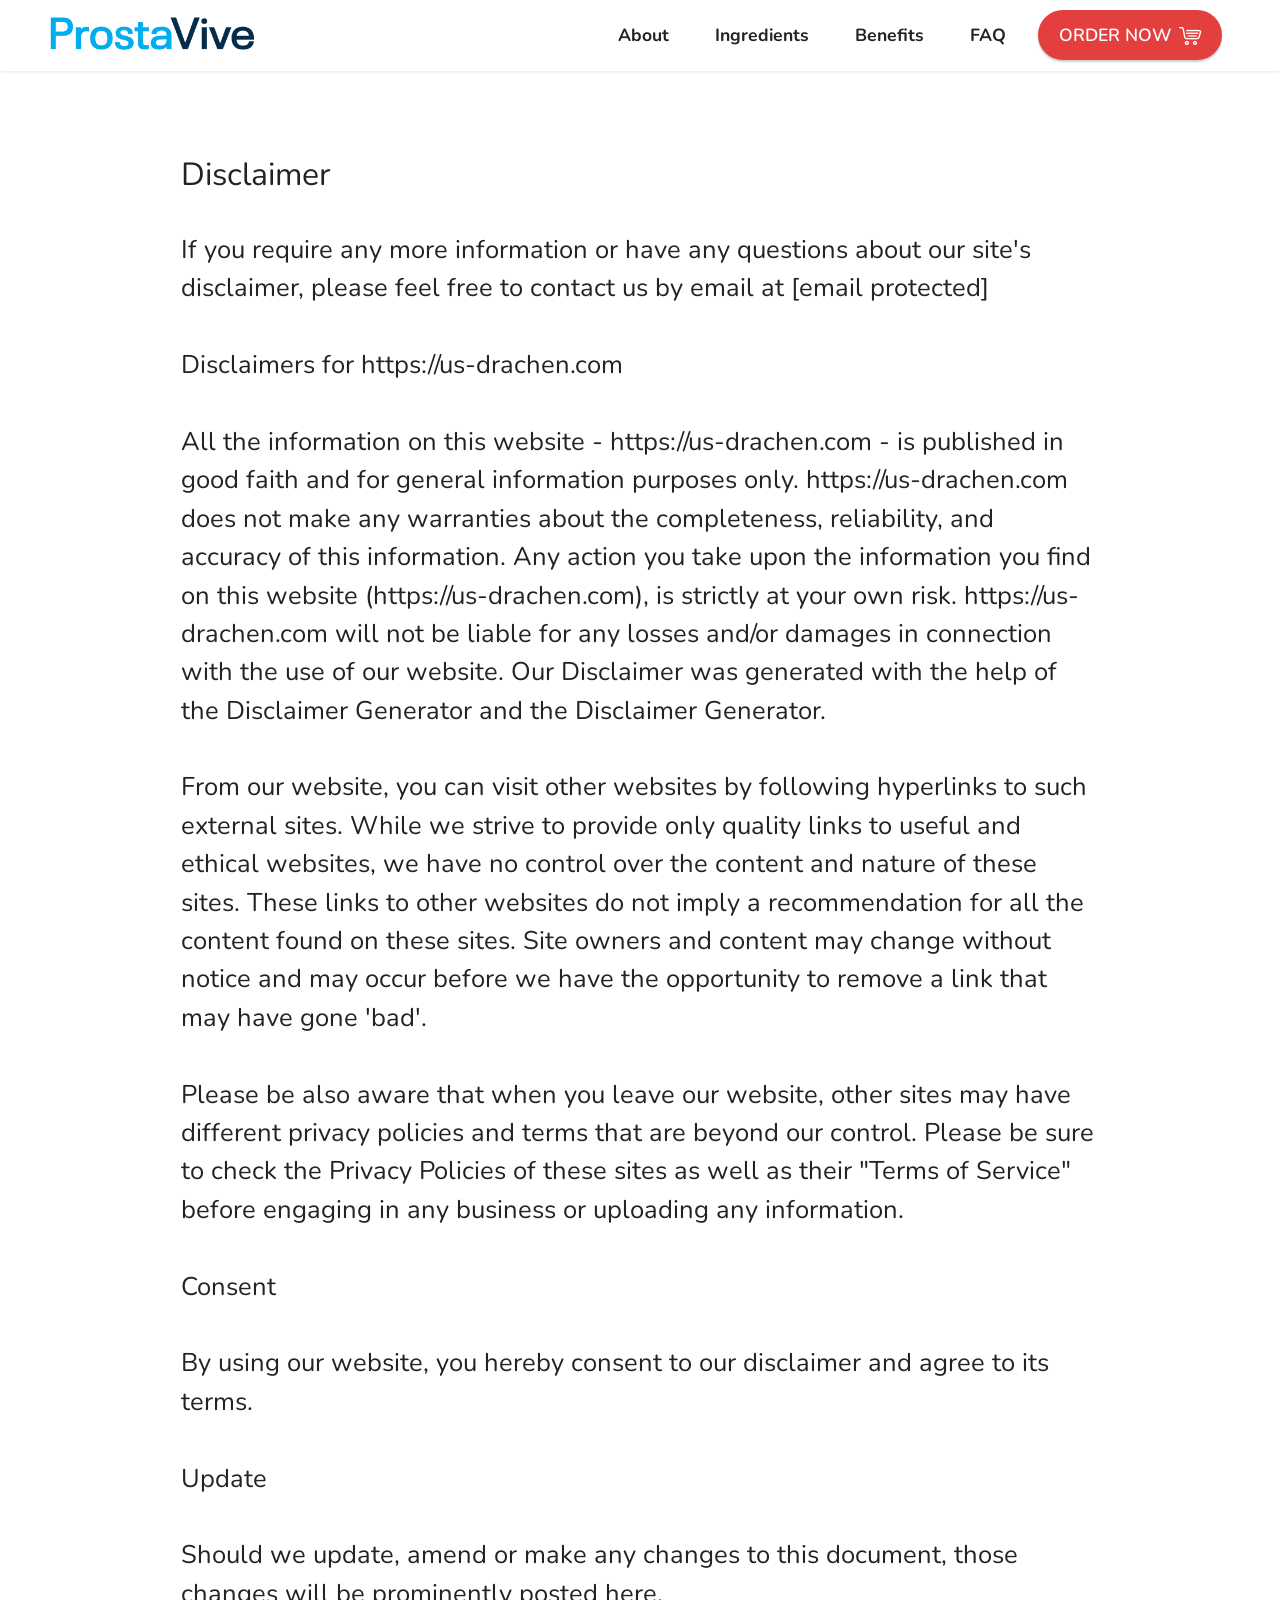
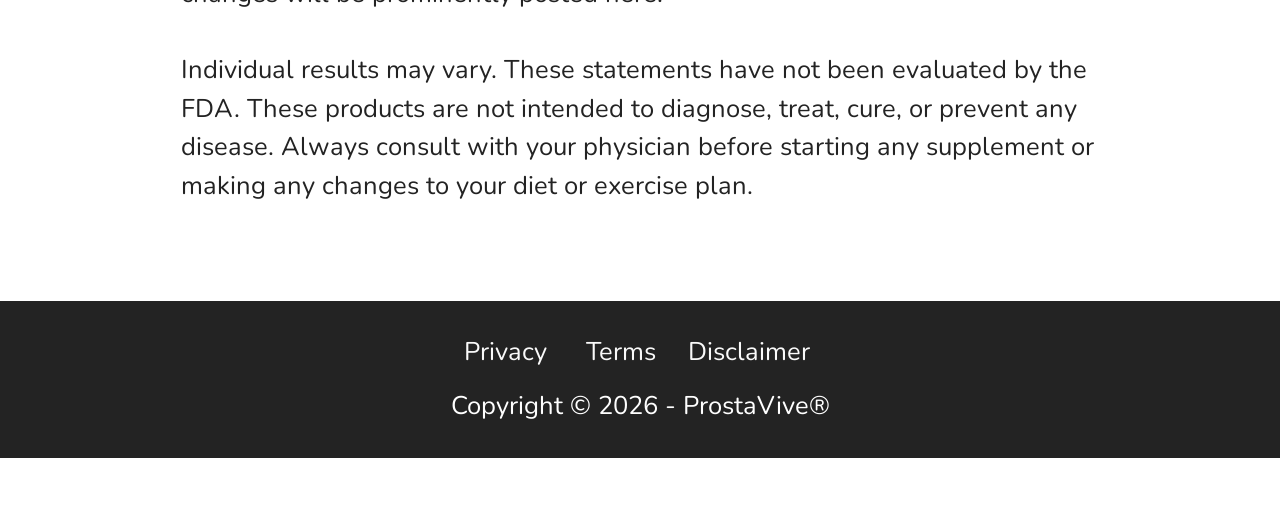
<file: Disclaimer.html>
<!DOCTYPE html>
<html  >
<head>
  <!-- Site made with Mobirise Website Builder v6.1.12, https://mobirise.com -->
  <meta charset="UTF-8">
  <meta http-equiv="X-UA-Compatible" content="IE=edge">
  <meta name="generator" content="Mobirise v6.1.12, mobirise.com">
  <meta name="viewport" content="width=device-width, initial-scale=1, minimum-scale=1">
  <link rel="shortcut icon" href="assets/images/c0649497-e395-405a-898d-8ae019c7cd23-128x128.png" type="image/x-icon">
  <meta name="description" content="Disclaimer of Drachen Male Enhancement Spray">
  
  
  <title>Disclaimer</title>
  <link rel="stylesheet" href="assets/web/assets/mobirise-icons-bold/mobirise-icons-bold.css">
  <link rel="stylesheet" href="assets/bootstrap/css/bootstrap.min.css">
  <link rel="stylesheet" href="assets/animatecss/animate.css">
  <link rel="stylesheet" href="assets/dropdown/css/style.css">
  <link rel="stylesheet" href="assets/socicon/css/styles.css">
  <link rel="stylesheet" href="assets/theme/css/style.css">
  <link rel="preload" href="https://fonts.googleapis.com/css?family=Nunito:200,300,400,500,600,700,800,900,200i,300i,400i,500i,600i,700i,800i,900i&display=swap" as="style" onload="this.onload=null;this.rel='stylesheet'">
  <noscript><link rel="stylesheet" href="https://fonts.googleapis.com/css?family=Nunito:200,300,400,500,600,700,800,900,200i,300i,400i,500i,600i,700i,800i,900i&display=swap"></noscript>
  <link rel="preload" as="style" href="assets/mobirise/css/mbr-additional.css?v=TaclUK"><link rel="stylesheet" href="assets/mobirise/css/mbr-additional.css?v=TaclUK" type="text/css">

  
  
  
</head>
<body>
  
  <section data-bs-version="5.1" class="menu menu2 cid-tuC40mmOYC" once="menu" id="menu2-0">
    
    <nav class="navbar navbar-dropdown navbar-expand-lg">
        <div class="container-fluid">
            <div class="navbar-brand">
                <span class="navbar-logo">
                    <a href="https://click2conv.site/Lulutox">
                        <img src="assets/images/prostavive-logo-720x167.png" alt="prostavive-logo" style="height: 3rem;">
                    </a>
                </span>
                
            </div>
            <button class="navbar-toggler" type="button" data-toggle="collapse" data-bs-toggle="collapse" data-target="#navbarSupportedContent" data-bs-target="#navbarSupportedContent" aria-controls="navbarNavAltMarkup" aria-expanded="false" aria-label="Toggle navigation">
                <div class="hamburger">
                    <span></span>
                    <span></span>
                    <span></span>
                    <span></span>
                </div>
            </button>
            <div class="collapse navbar-collapse" id="navbarSupportedContent">
                <ul class="navbar-nav nav-dropdown" data-app-modern-menu="true"><li class="nav-item"><a class="nav-link link text-black display-4" href="index.html#info1-7"><strong>
                            About</strong></a></li>
                    <li class="nav-item"><a class="nav-link link text-black text-primary display-4" href="index.html#features20-2s"><strong>Ingredients</strong></a></li>
                    <li class="nav-item"><a class="nav-link link text-black text-primary display-4" href="index.html#features20-1l"><strong>Benefits</strong></a>
                    </li><li class="nav-item"><a class="nav-link link text-black display-4" href="index.html#info1-14"><strong>FAQ</strong></a></li></ul>
                
                <div class="navbar-buttons mbr-section-btn"><a class="btn btn-secondary display-4" href="https://kxevku.s.gy/uuWEG4"><span class="mbrib-shopping-cart mbr-iconfont mbr-iconfont-btn"></span>ORDER NOW</a></div>
            </div>
        </div>
    </nav>
</section>

<section data-bs-version="5.1" class="content5 cid-tuGD9xm7zj" id="content5-1g">
    
    <div class="container">
        <div class="row justify-content-center">
            <div class="col-md-12 col-lg-10">
                
                <h4 class="mbr-section-subtitle mbr-fonts-style mb-4 display-5">Disclaimer</h4>
                <p class="mbr-text mbr-fonts-style display-7">If you require any more information or have any questions about our site's disclaimer, please feel free to contact us by email at [email protected]
<br>
<br>Disclaimers for https://us-drachen.com
<br>
<br>All the information on this website - https://us-drachen.com - is published in good faith and for general information purposes only. https://us-drachen.com does not make any warranties about the completeness, reliability, and accuracy of this information. Any action you take upon the information you find on this website (https://us-drachen.com), is strictly at your own risk. https://us-drachen.com will not be liable for any losses and/or damages in connection with the use of our website. Our Disclaimer was generated with the help of the Disclaimer Generator and the Disclaimer Generator.
<br>
<br>From our website, you can visit other websites by following hyperlinks to such external sites. While we strive to provide only quality links to useful and ethical websites, we have no control over the content and nature of these sites. These links to other websites do not imply a recommendation for all the content found on these sites. Site owners and content may change without notice and may occur before we have the opportunity to remove a link that may have gone 'bad'.
<br>
<br>Please be also aware that when you leave our website, other sites may have different privacy policies and terms that are beyond our control. Please be sure to check the Privacy Policies of these sites as well as their "Terms of Service" before engaging in any business or uploading any information.
<br>
<br>Consent
<br>
<br>By using our website, you hereby consent to our disclaimer and agree to its terms.
<br>
<br>Update
<br>
<br>Should we update, amend or make any changes to this document, those changes will be prominently posted here.
<br>
<br>Individual results may vary. These statements have not been evaluated by the FDA. These products are not intended to diagnose, treat, cure, or prevent any disease. Always consult with your physician before starting any supplement or making any changes to your diet or exercise plan.</p>
            </div>
        </div>
    </div>
</section>

<section data-bs-version="5.1" class="footer3 cid-tuGBUXyxtm" once="footers" id="footer3-1e">

    

    

    <div class="container">
        <div class="media-container-row align-center mbr-white">
            <div class="row row-links">
                <ul class="foot-menu">
                    
                    
                    
                    
                    
                <li class="foot-menu-item mbr-fonts-style display-7"><a href="Privacy.html" class="text-white" target="_blank">Privacy</a>&nbsp;</li><li class="foot-menu-item mbr-fonts-style display-7"><a href="Terms.html" class="text-white" target="_blank">Terms</a></li><li class="foot-menu-item mbr-fonts-style display-7"><a href="Disclaimer.html" class="text-white" target="_blank">Disclaimer&nbsp;</a></li></ul>
            </div>
            
            <div class="row row-copirayt">
                <p class="mbr-text mb-0 mbr-fonts-style mbr-white align-center display-7">
                    Copyright © 2026 - ProstaVive®<br></p>
            </div>
        </div>
    </div>
</section><section class="display-7" style="padding: 0;align-items: center;justify-content: center;flex-wrap: wrap;    align-content: center;display: flex;position: relative;height: 4rem;"><a href="https://mobiri.se/4949637" style="flex: 1 1;height: 4rem;position: absolute;width: 100%;z-index: 1;"><img alt="" style="height: 4rem;" src="[data-uri]"></a><p style="margin: 0;text-align: center;" class="display-7">&#8204;</p><a style="z-index:1" href="https://mobirise.com/drag-drop-website-builder.html">Drag & Drop Website Builder</a></section><script src="assets/bootstrap/js/bootstrap.bundle.min.js"></script>  <script src="assets/smoothscroll/smooth-scroll.js"></script>  <script src="assets/ytplayer/index.js"></script>  <script src="assets/dropdown/js/navbar-dropdown.js"></script>  <script src="assets/theme/js/script.js"></script>  
  
  
 <div id="scrollToTop" class="scrollToTop mbr-arrow-up"><a style="text-align: center;"><i class="mbr-arrow-up-icon mbr-arrow-up-icon-cm cm-icon cm-icon-smallarrow-up"></i></a></div>
    <input name="animation" type="hidden">
  </body>
</html>
</file>
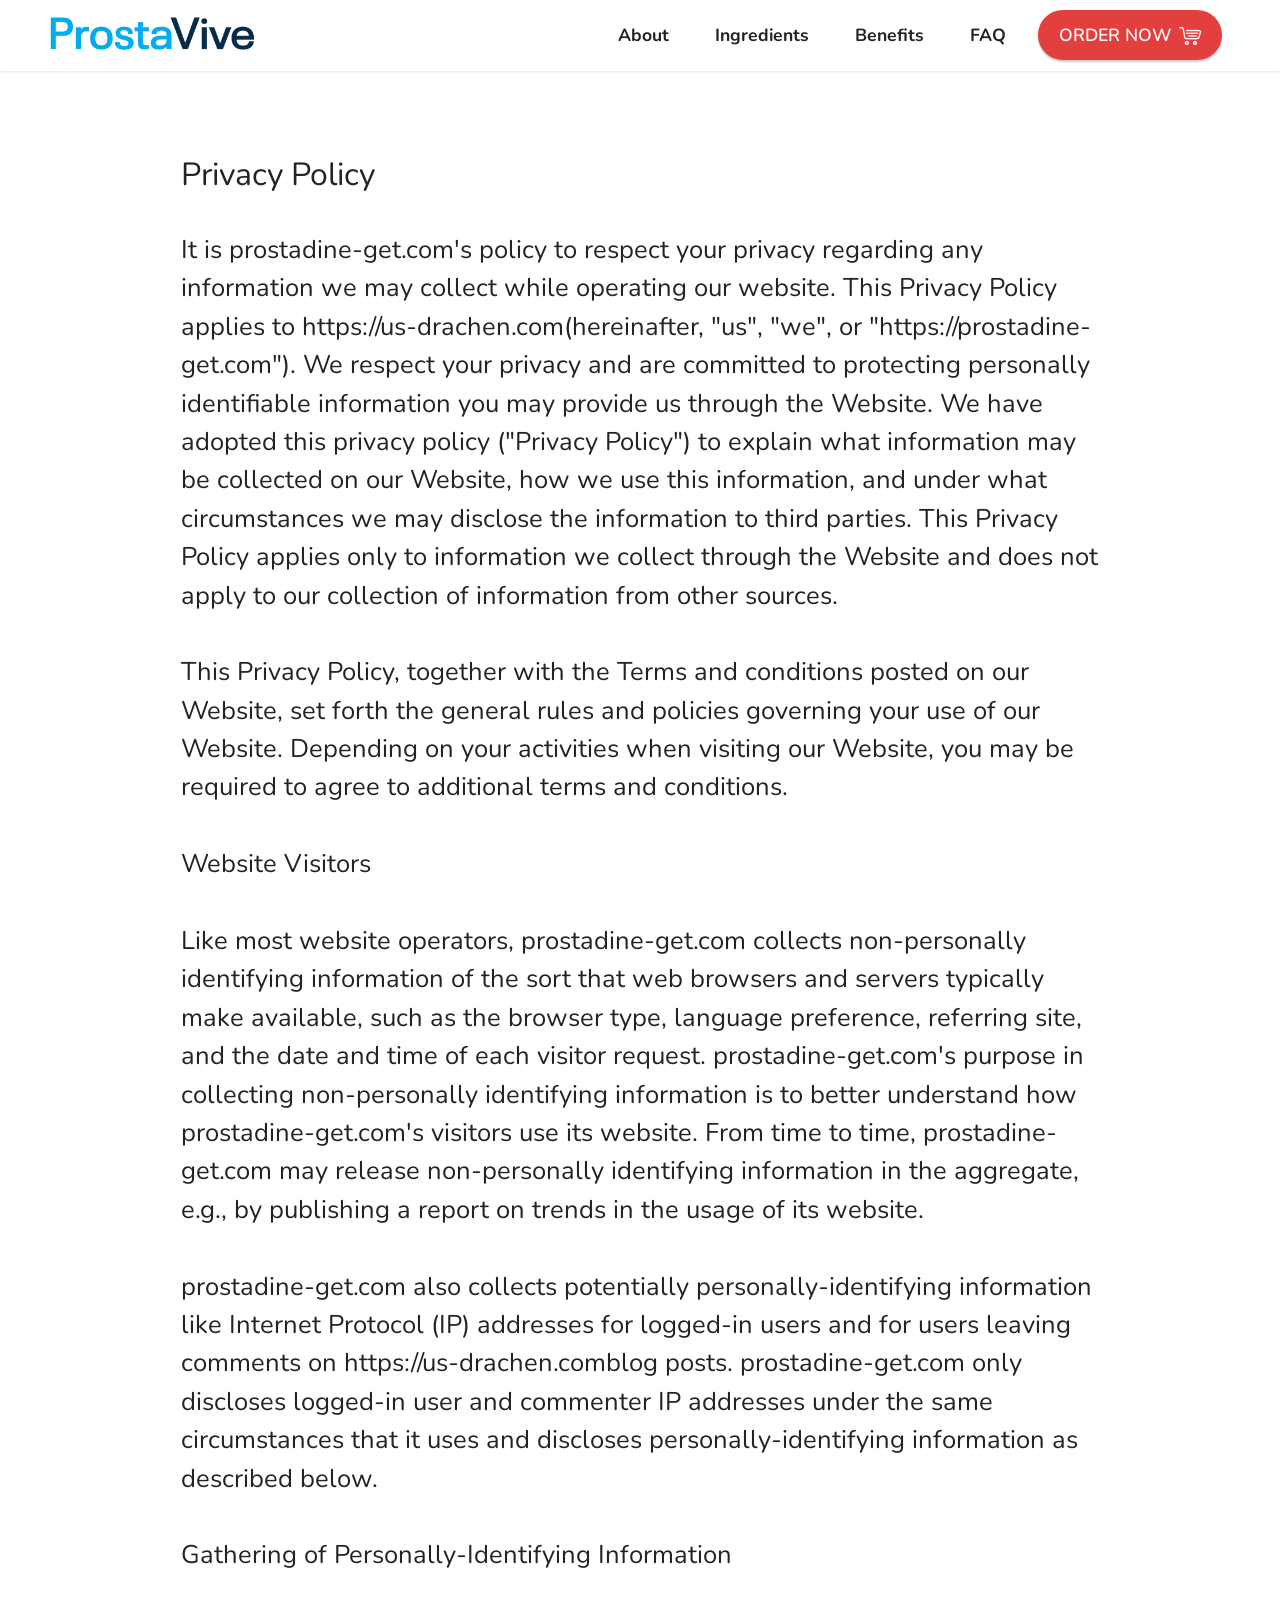
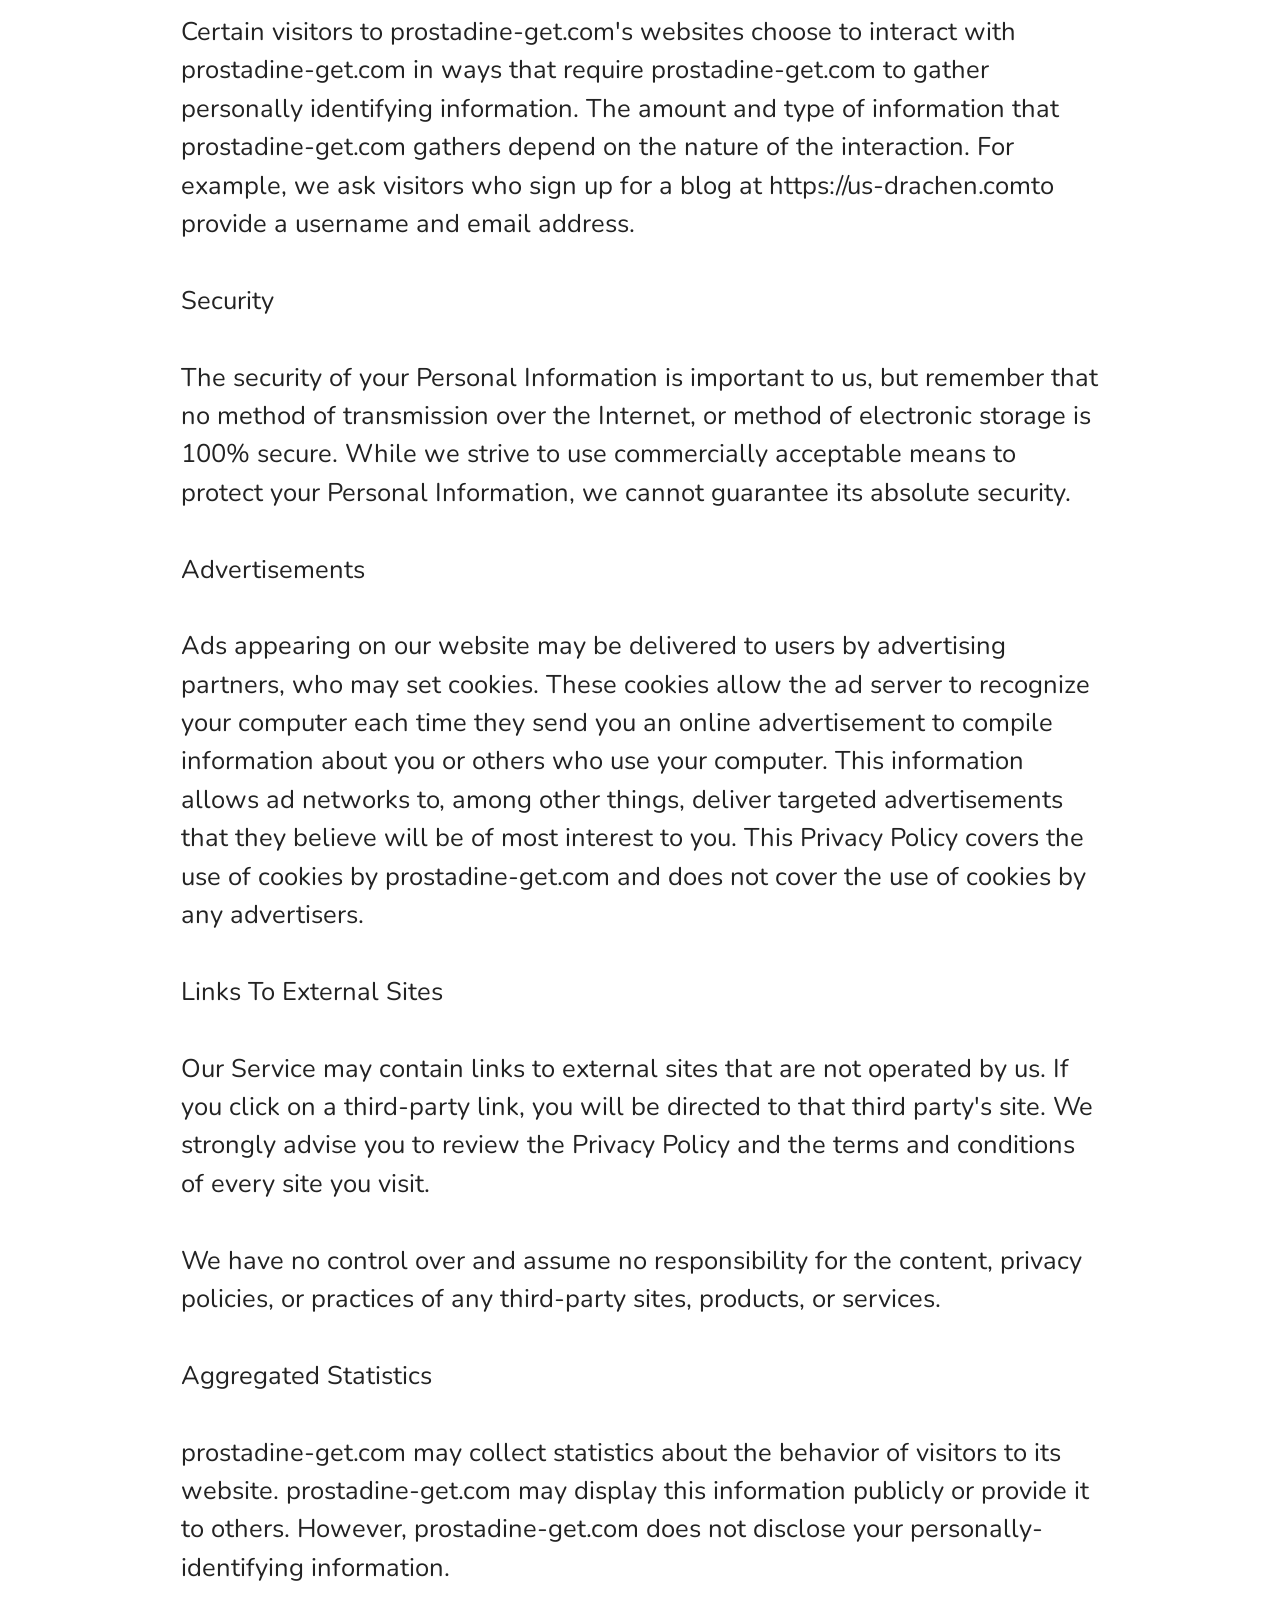
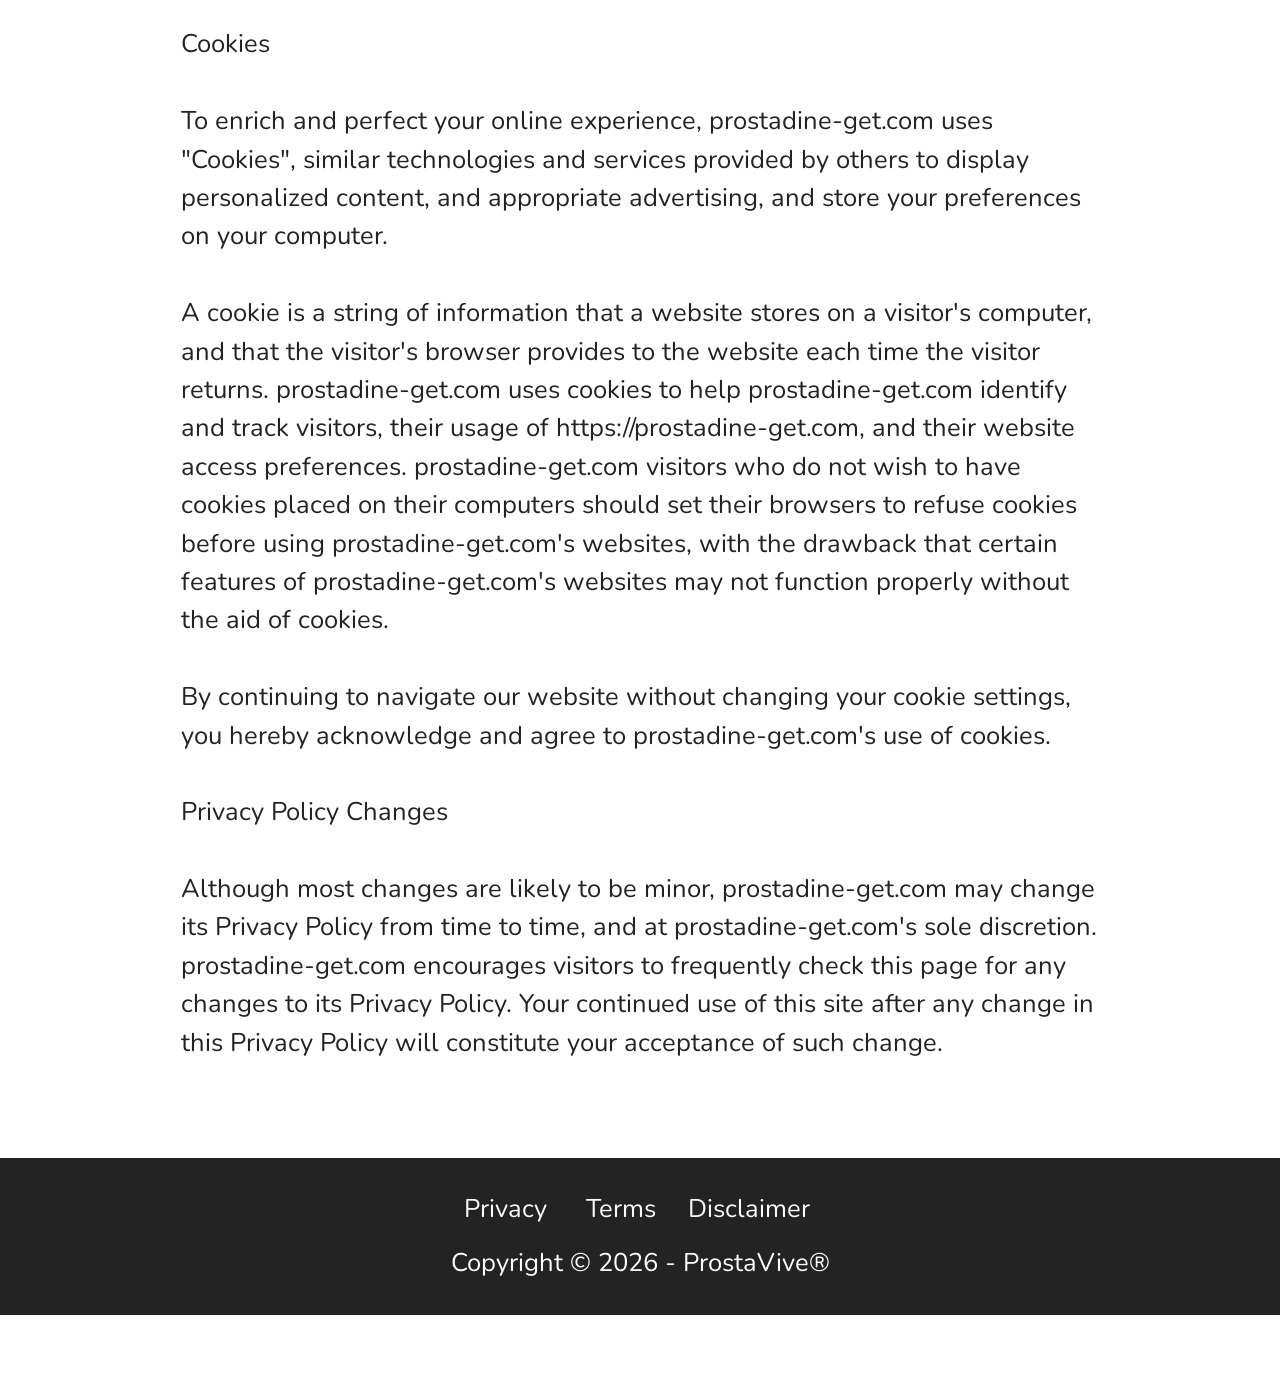
<file: Privacy.html>
<!DOCTYPE html>
<html  >
<head>
  <!-- Site made with Mobirise Website Builder v6.1.12, https://mobirise.com -->
  <meta charset="UTF-8">
  <meta http-equiv="X-UA-Compatible" content="IE=edge">
  <meta name="generator" content="Mobirise v6.1.12, mobirise.com">
  <meta name="viewport" content="width=device-width, initial-scale=1, minimum-scale=1">
  <link rel="shortcut icon" href="assets/images/c0649497-e395-405a-898d-8ae019c7cd23-128x128.png" type="image/x-icon">
  <meta name="description" content="Privacy Polices of Drachen Male Enhancement Spray">
  
  
  <title>Privacy</title>
  <link rel="stylesheet" href="assets/web/assets/mobirise-icons-bold/mobirise-icons-bold.css">
  <link rel="stylesheet" href="assets/bootstrap/css/bootstrap.min.css">
  <link rel="stylesheet" href="assets/animatecss/animate.css">
  <link rel="stylesheet" href="assets/dropdown/css/style.css">
  <link rel="stylesheet" href="assets/socicon/css/styles.css">
  <link rel="stylesheet" href="assets/theme/css/style.css">
  <link rel="preload" href="https://fonts.googleapis.com/css?family=Nunito:200,300,400,500,600,700,800,900,200i,300i,400i,500i,600i,700i,800i,900i&display=swap" as="style" onload="this.onload=null;this.rel='stylesheet'">
  <noscript><link rel="stylesheet" href="https://fonts.googleapis.com/css?family=Nunito:200,300,400,500,600,700,800,900,200i,300i,400i,500i,600i,700i,800i,900i&display=swap"></noscript>
  <link rel="preload" as="style" href="assets/mobirise/css/mbr-additional.css?v=Atr5HJ"><link rel="stylesheet" href="assets/mobirise/css/mbr-additional.css?v=Atr5HJ" type="text/css">

  
  
  
</head>
<body>
  
  <section data-bs-version="5.1" class="menu menu2 cid-tuC40mmOYC" once="menu" id="menu2-0">
    
    <nav class="navbar navbar-dropdown navbar-expand-lg">
        <div class="container-fluid">
            <div class="navbar-brand">
                <span class="navbar-logo">
                    <a href="https://click2conv.site/Lulutox">
                        <img src="assets/images/prostavive-logo-720x167.png" alt="prostavive-logo" style="height: 3rem;">
                    </a>
                </span>
                
            </div>
            <button class="navbar-toggler" type="button" data-toggle="collapse" data-bs-toggle="collapse" data-target="#navbarSupportedContent" data-bs-target="#navbarSupportedContent" aria-controls="navbarNavAltMarkup" aria-expanded="false" aria-label="Toggle navigation">
                <div class="hamburger">
                    <span></span>
                    <span></span>
                    <span></span>
                    <span></span>
                </div>
            </button>
            <div class="collapse navbar-collapse" id="navbarSupportedContent">
                <ul class="navbar-nav nav-dropdown" data-app-modern-menu="true"><li class="nav-item"><a class="nav-link link text-black display-4" href="index.html#info1-7"><strong>
                            About</strong></a></li>
                    <li class="nav-item"><a class="nav-link link text-black text-primary display-4" href="index.html#features20-2s"><strong>Ingredients</strong></a></li>
                    <li class="nav-item"><a class="nav-link link text-black text-primary display-4" href="index.html#features20-1l"><strong>Benefits</strong></a>
                    </li><li class="nav-item"><a class="nav-link link text-black display-4" href="index.html#info1-14"><strong>FAQ</strong></a></li></ul>
                
                <div class="navbar-buttons mbr-section-btn"><a class="btn btn-secondary display-4" href="https://kxevku.s.gy/uuWEG4"><span class="mbrib-shopping-cart mbr-iconfont mbr-iconfont-btn"></span>ORDER NOW</a></div>
            </div>
        </div>
    </nav>
</section>

<section data-bs-version="5.1" class="content5 cid-tuGDhnDqnm" id="content5-1h">
    
    <div class="container">
        <div class="row justify-content-center">
            <div class="col-md-12 col-lg-10">
                
                <h4 class="mbr-section-subtitle mbr-fonts-style mb-4 display-5">Privacy Policy</h4>
                <p class="mbr-text mbr-fonts-style display-7">It is prostadine-get.com's policy to respect your privacy regarding any information we may collect while operating our website. This Privacy Policy applies to https://us-drachen.com(hereinafter, "us", "we", or "https://prostadine-get.com"). We respect your privacy and are committed to protecting personally identifiable information you may provide us through the Website. We have adopted this privacy policy ("Privacy Policy") to explain what information may be collected on our Website, how we use this information, and under what circumstances we may disclose the information to third parties. This Privacy Policy applies only to information we collect through the Website and does not apply to our collection of information from other sources.
<br>
<br>This Privacy Policy, together with the Terms and conditions posted on our Website, set forth the general rules and policies governing your use of our Website. Depending on your activities when visiting our Website, you may be required to agree to additional terms and conditions.
<br>
<br>Website Visitors
<br>
<br>Like most website operators, prostadine-get.com collects non-personally identifying information of the sort that web browsers and servers typically make available, such as the browser type, language preference, referring site, and the date and time of each visitor request. prostadine-get.com's purpose in collecting non-personally identifying information is to better understand how prostadine-get.com's visitors use its website. From time to time, prostadine-get.com may release non-personally identifying information in the aggregate, e.g., by publishing a report on trends in the usage of its website.
<br>
<br>prostadine-get.com also collects potentially personally-identifying information like Internet Protocol (IP) addresses for logged-in users and for users leaving comments on https://us-drachen.comblog posts. prostadine-get.com only discloses logged-in user and commenter IP addresses under the same circumstances that it uses and discloses personally-identifying information as described below.
<br>
<br>Gathering of Personally-Identifying Information
<br>
<br>Certain visitors to prostadine-get.com's websites choose to interact with prostadine-get.com in ways that require prostadine-get.com to gather personally identifying information. The amount and type of information that prostadine-get.com gathers depend on the nature of the interaction. For example, we ask visitors who sign up for a blog at https://us-drachen.comto provide a username and email address.
<br>
<br>Security
<br>
<br>The security of your Personal Information is important to us, but remember that no method of transmission over the Internet, or method of electronic storage is 100% secure. While we strive to use commercially acceptable means to protect your Personal Information, we cannot guarantee its absolute security.
<br>
<br>Advertisements
<br>
<br>Ads appearing on our website may be delivered to users by advertising partners, who may set cookies. These cookies allow the ad server to recognize your computer each time they send you an online advertisement to compile information about you or others who use your computer. This information allows ad networks to, among other things, deliver targeted advertisements that they believe will be of most interest to you. This Privacy Policy covers the use of cookies by prostadine-get.com and does not cover the use of cookies by any advertisers.
<br>
<br>Links To External Sites
<br>
<br>Our Service may contain links to external sites that are not operated by us. If you click on a third-party link, you will be directed to that third party's site. We strongly advise you to review the Privacy Policy and the terms and conditions of every site you visit.
<br>
<br>We have no control over and assume no responsibility for the content, privacy policies, or practices of any third-party sites, products, or services.
<br>
<br>Aggregated Statistics
<br>
<br>prostadine-get.com may collect statistics about the behavior of visitors to its website. prostadine-get.com may display this information publicly or provide it to others. However, prostadine-get.com does not disclose your personally-identifying information.
<br>
<br>Cookies
<br>
<br>To enrich and perfect your online experience, prostadine-get.com uses "Cookies", similar technologies and services provided by others to display personalized content, and appropriate advertising, and store your preferences on your computer.
<br>
<br>A cookie is a string of information that a website stores on a visitor's computer, and that the visitor's browser provides to the website each time the visitor returns. prostadine-get.com uses cookies to help prostadine-get.com identify and track visitors, their usage of https://prostadine-get.com, and their website access preferences. prostadine-get.com visitors who do not wish to have cookies placed on their computers should set their browsers to refuse cookies before using prostadine-get.com's websites, with the drawback that certain features of prostadine-get.com's websites may not function properly without the aid of cookies.
<br>
<br>By continuing to navigate our website without changing your cookie settings, you hereby acknowledge and agree to prostadine-get.com's use of cookies.
<br>
<br>Privacy Policy Changes
<br>
<br>Although most changes are likely to be minor, prostadine-get.com may change its Privacy Policy from time to time, and at prostadine-get.com's sole discretion. prostadine-get.com encourages visitors to frequently check this page for any changes to its Privacy Policy. Your continued use of this site after any change in this Privacy Policy will constitute your acceptance of such change.</p>
            </div>
        </div>
    </div>
</section>

<section data-bs-version="5.1" class="footer3 cid-tuGBUXyxtm" once="footers" id="footer3-1e">

    

    

    <div class="container">
        <div class="media-container-row align-center mbr-white">
            <div class="row row-links">
                <ul class="foot-menu">
                    
                    
                    
                    
                    
                <li class="foot-menu-item mbr-fonts-style display-7"><a href="Privacy.html" class="text-white" target="_blank">Privacy</a>&nbsp;</li><li class="foot-menu-item mbr-fonts-style display-7"><a href="Terms.html" class="text-white" target="_blank">Terms</a></li><li class="foot-menu-item mbr-fonts-style display-7"><a href="Disclaimer.html" class="text-white" target="_blank">Disclaimer&nbsp;</a></li></ul>
            </div>
            
            <div class="row row-copirayt">
                <p class="mbr-text mb-0 mbr-fonts-style mbr-white align-center display-7">
                    Copyright © 2026 - ProstaVive®<br></p>
            </div>
        </div>
    </div>
</section><section class="display-7" style="padding: 0;align-items: center;justify-content: center;flex-wrap: wrap;    align-content: center;display: flex;position: relative;height: 4rem;"><a href="https://mobiri.se/4949637" style="flex: 1 1;height: 4rem;position: absolute;width: 100%;z-index: 1;"><img alt="" style="height: 4rem;" src="[data-uri]"></a><p style="margin: 0;text-align: center;" class="display-7">&#8204;</p><a style="z-index:1" href="https://mobirise.com/builder/ai-website-creator.html">AI Website Creator</a></section><script src="assets/bootstrap/js/bootstrap.bundle.min.js"></script>  <script src="assets/smoothscroll/smooth-scroll.js"></script>  <script src="assets/ytplayer/index.js"></script>  <script src="assets/dropdown/js/navbar-dropdown.js"></script>  <script src="assets/theme/js/script.js"></script>  
  
  
 <div id="scrollToTop" class="scrollToTop mbr-arrow-up"><a style="text-align: center;"><i class="mbr-arrow-up-icon mbr-arrow-up-icon-cm cm-icon cm-icon-smallarrow-up"></i></a></div>
    <input name="animation" type="hidden">
  </body>
</html>
</file>
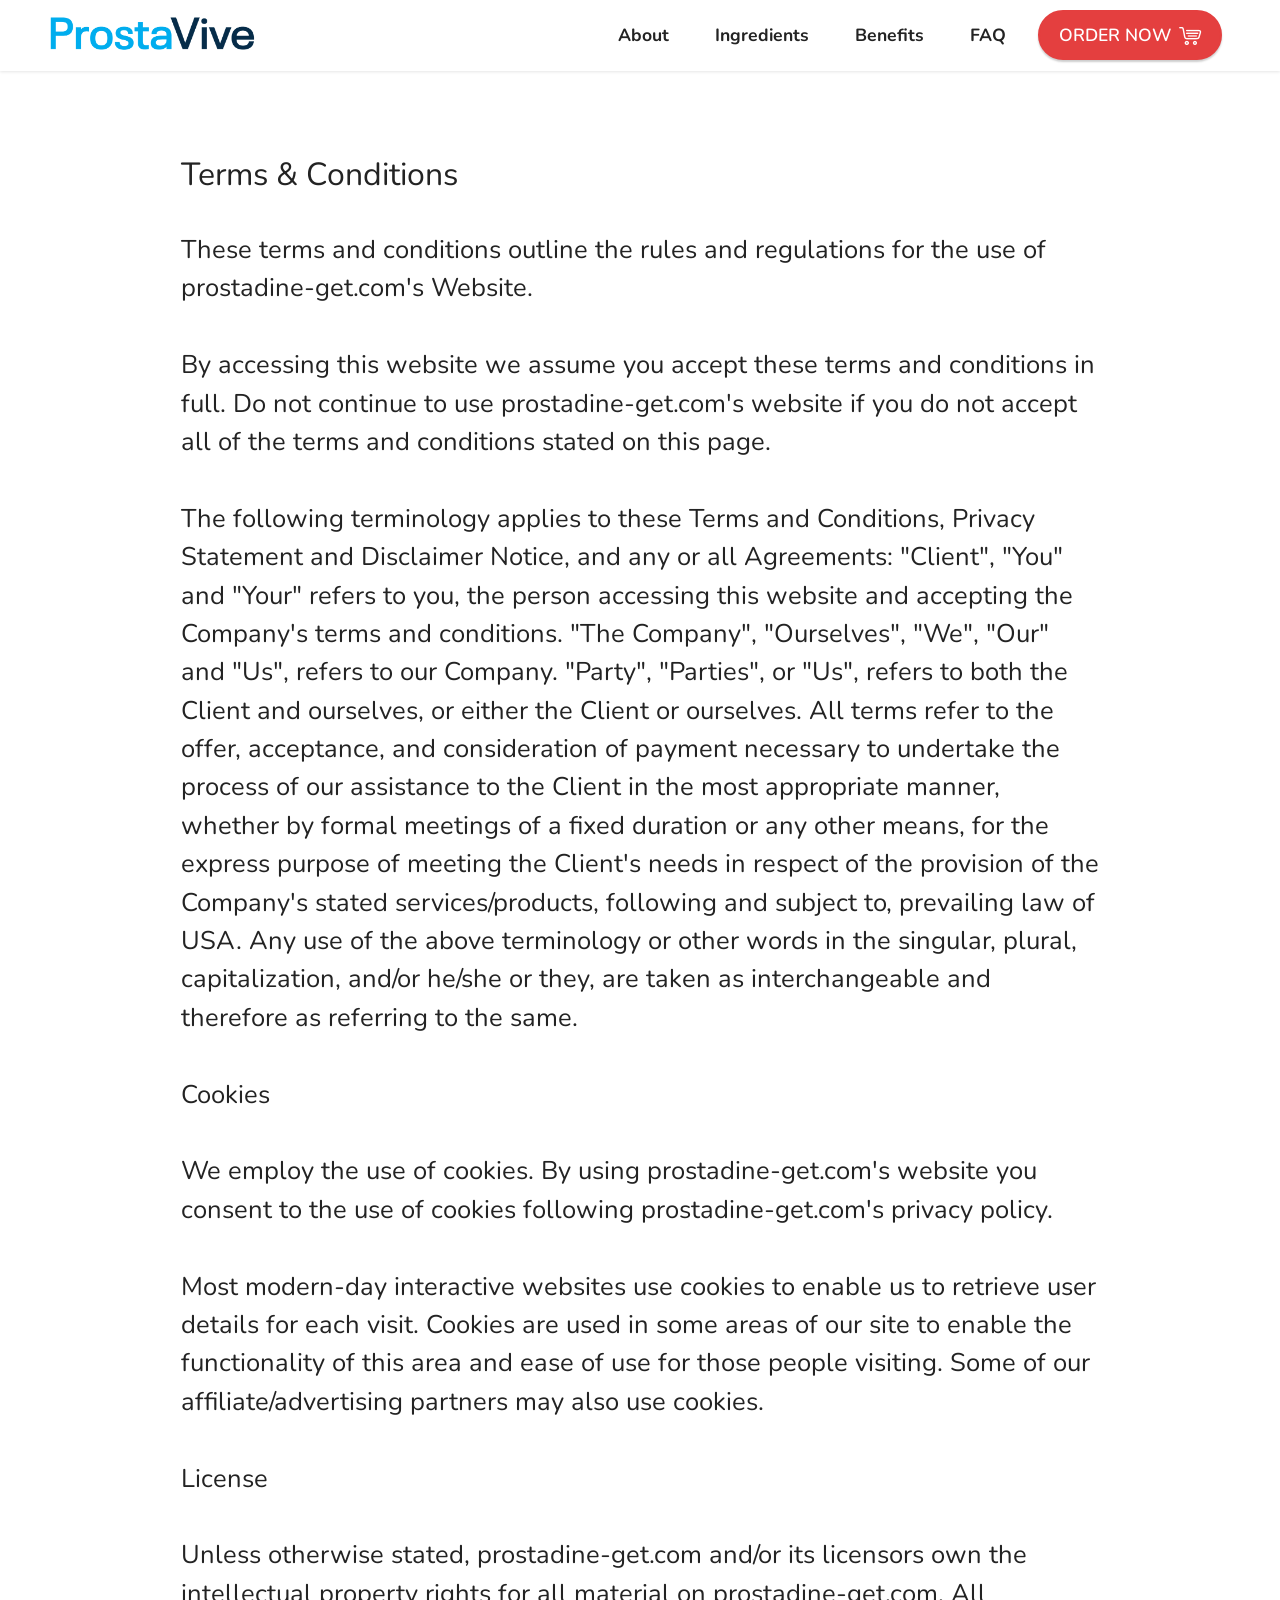
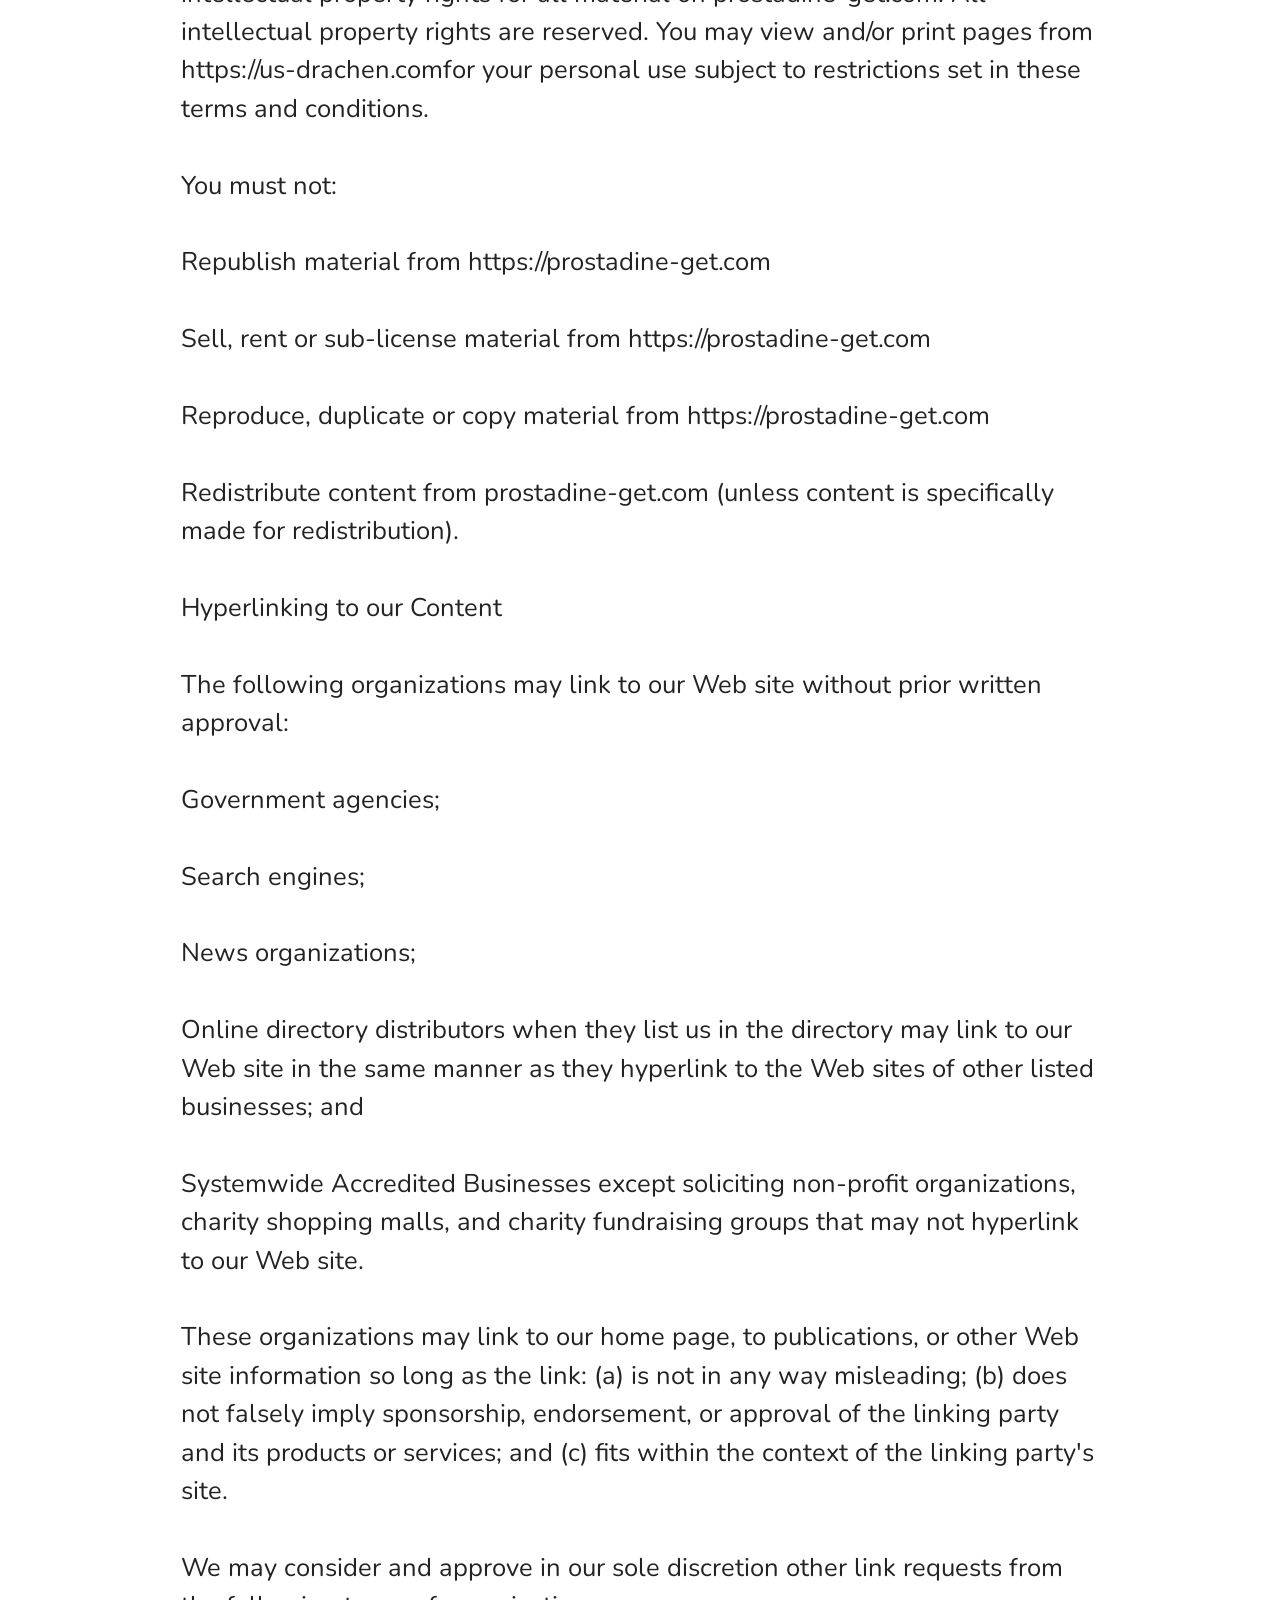
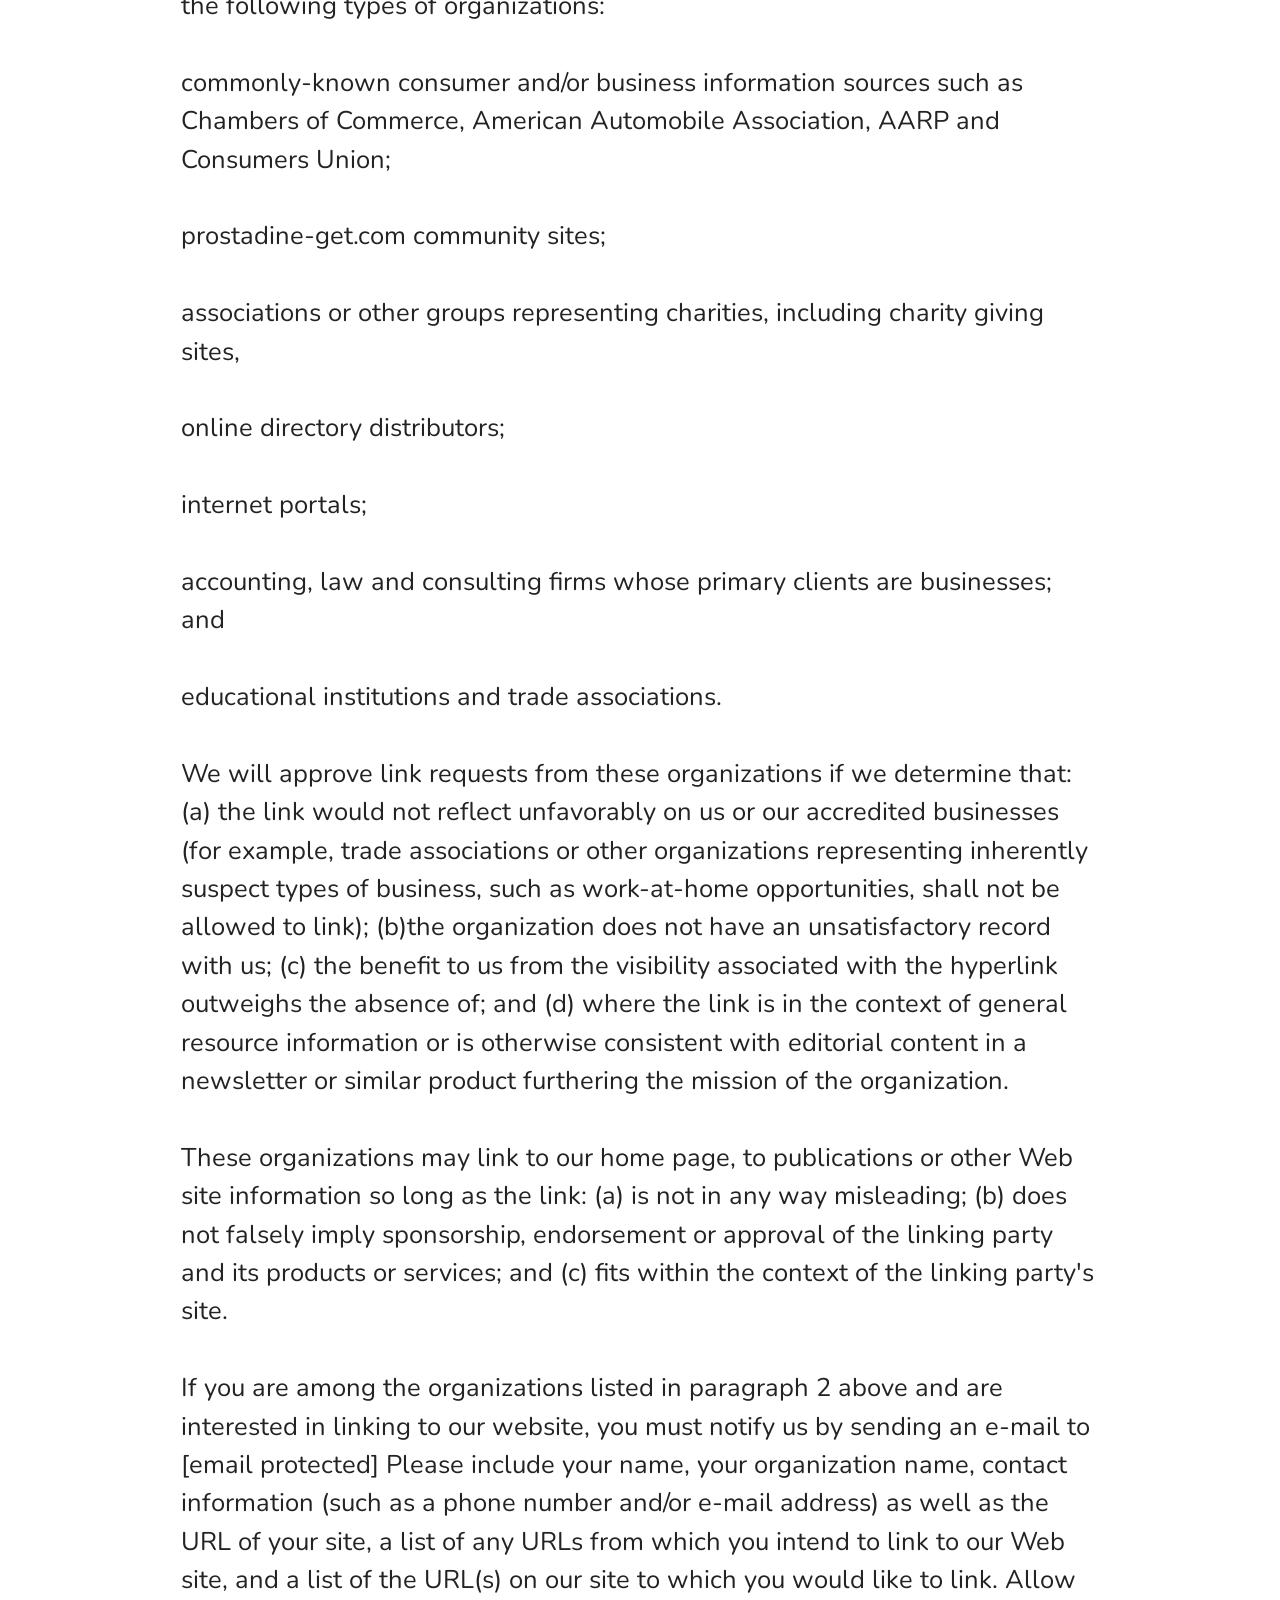
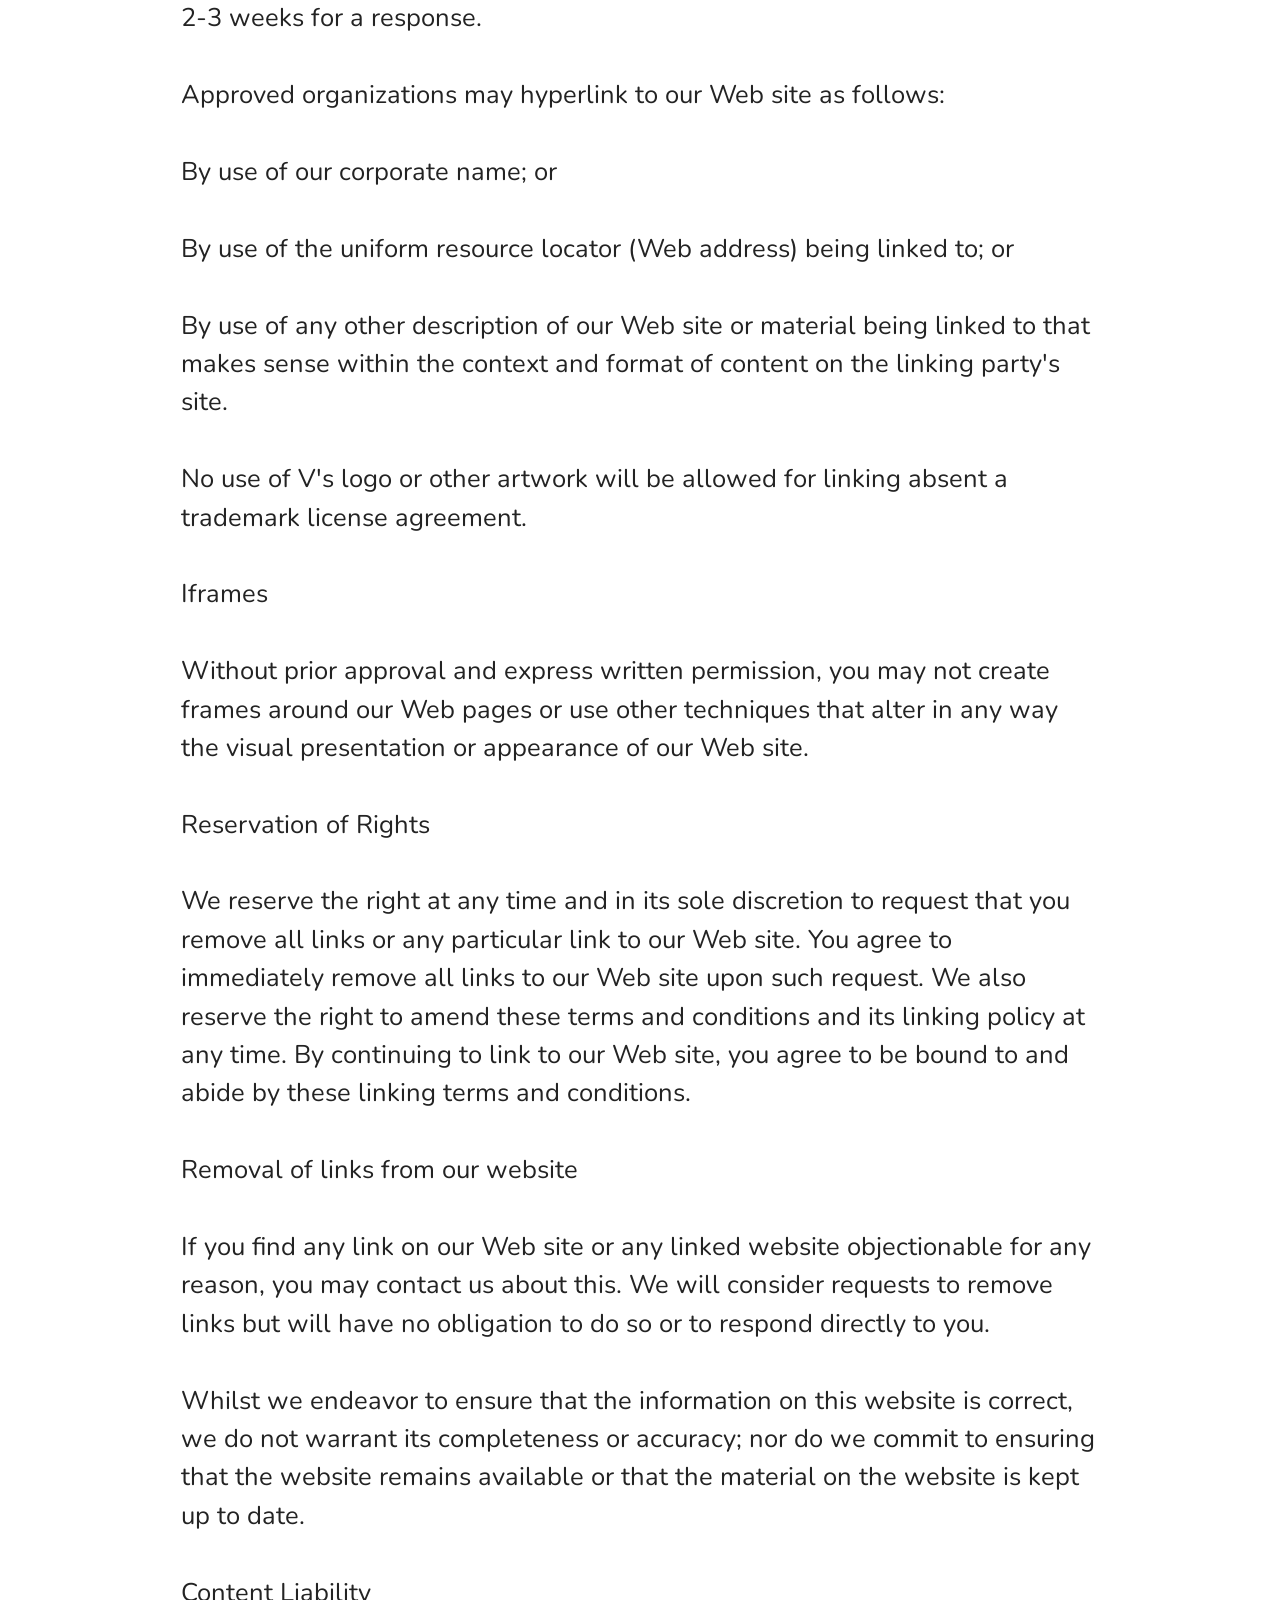
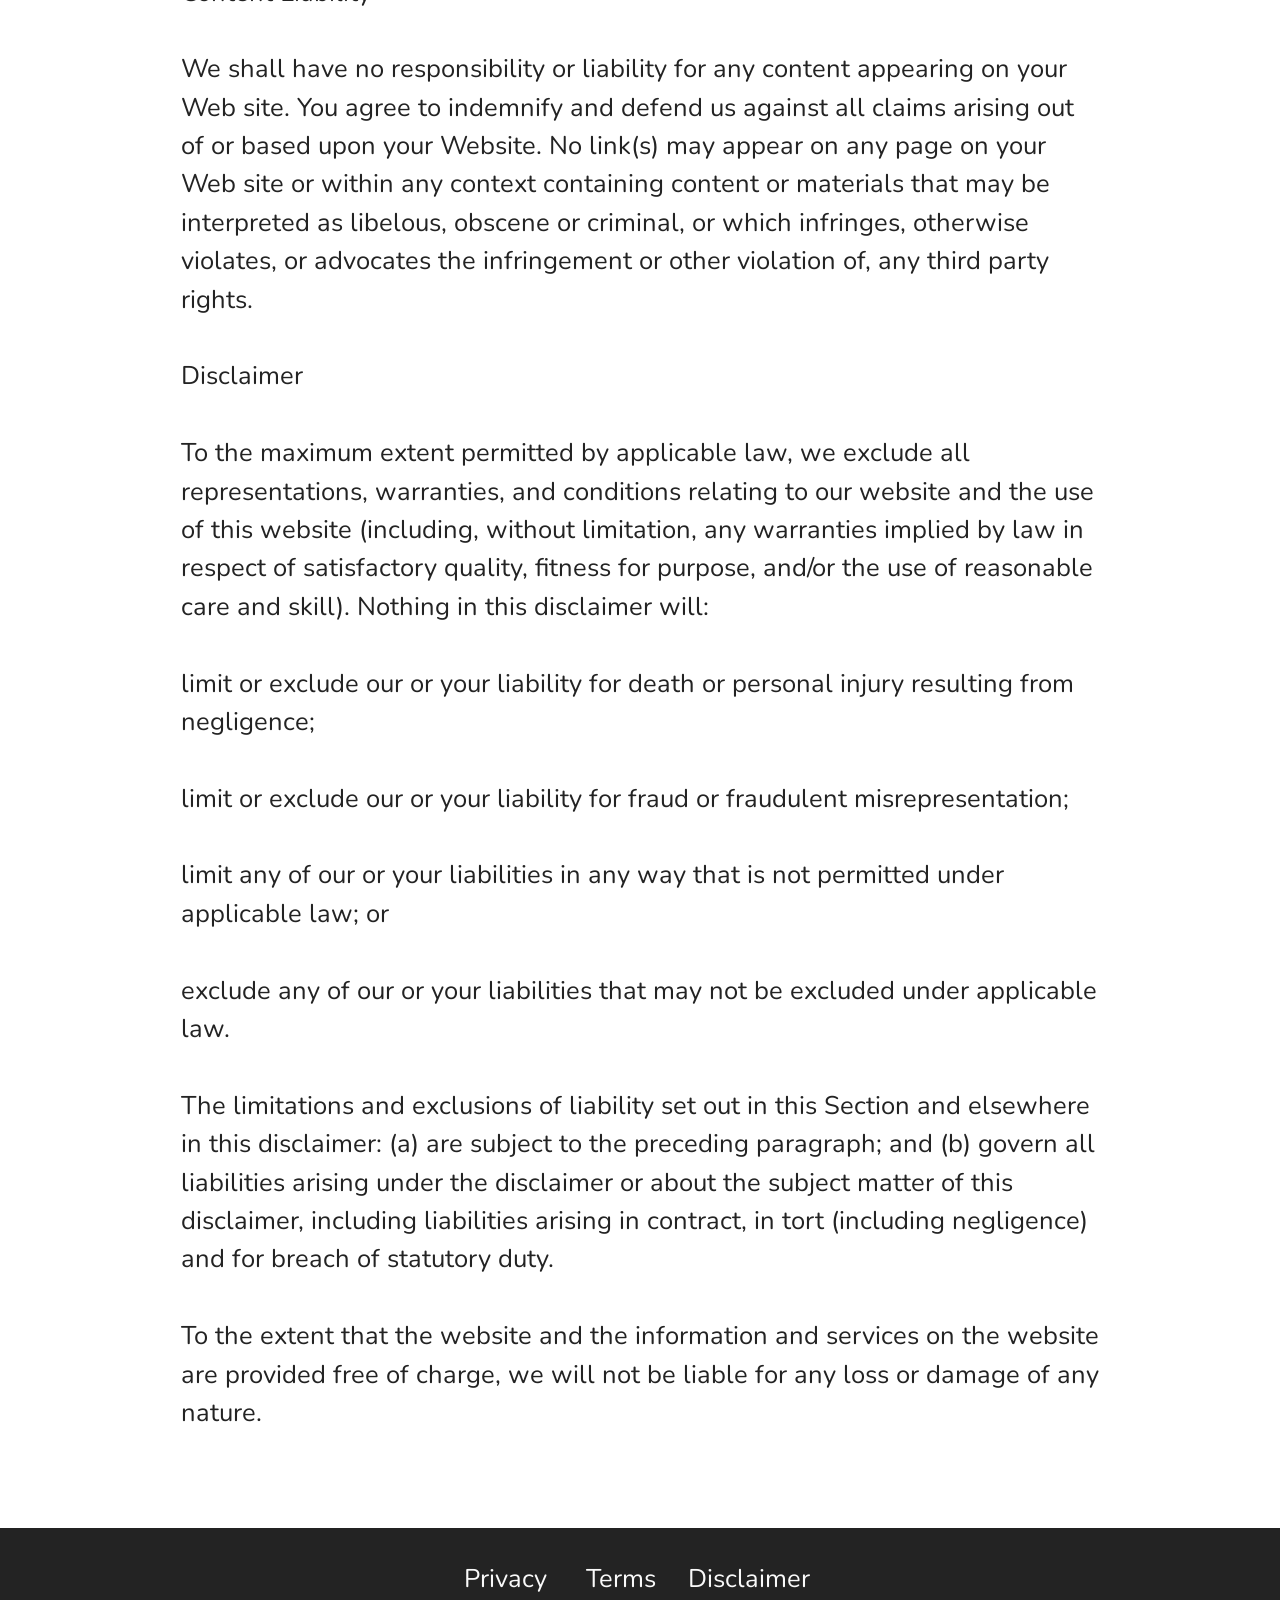
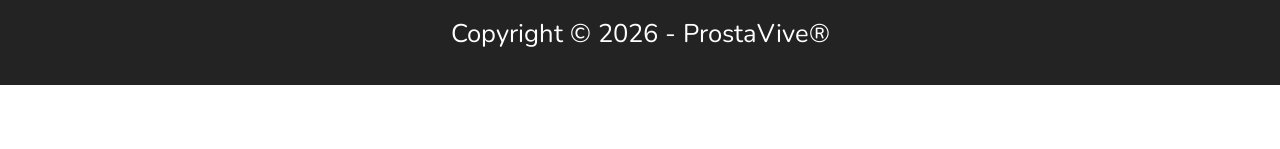
<file: Terms.html>
<!DOCTYPE html>
<html  >
<head>
  <!-- Site made with Mobirise Website Builder v6.1.12, https://mobirise.com -->
  <meta charset="UTF-8">
  <meta http-equiv="X-UA-Compatible" content="IE=edge">
  <meta name="generator" content="Mobirise v6.1.12, mobirise.com">
  <meta name="viewport" content="width=device-width, initial-scale=1, minimum-scale=1">
  <link rel="shortcut icon" href="assets/images/c0649497-e395-405a-898d-8ae019c7cd23-128x128.png" type="image/x-icon">
  <meta name="description" content="Terms of Drachen Male Enhancement Spray">
  
  
  <title>Terms</title>
  <link rel="stylesheet" href="assets/web/assets/mobirise-icons-bold/mobirise-icons-bold.css">
  <link rel="stylesheet" href="assets/bootstrap/css/bootstrap.min.css">
  <link rel="stylesheet" href="assets/animatecss/animate.css">
  <link rel="stylesheet" href="assets/dropdown/css/style.css">
  <link rel="stylesheet" href="assets/socicon/css/styles.css">
  <link rel="stylesheet" href="assets/theme/css/style.css">
  <link rel="preload" href="https://fonts.googleapis.com/css?family=Nunito:200,300,400,500,600,700,800,900,200i,300i,400i,500i,600i,700i,800i,900i&display=swap" as="style" onload="this.onload=null;this.rel='stylesheet'">
  <noscript><link rel="stylesheet" href="https://fonts.googleapis.com/css?family=Nunito:200,300,400,500,600,700,800,900,200i,300i,400i,500i,600i,700i,800i,900i&display=swap"></noscript>
  <link rel="preload" as="style" href="assets/mobirise/css/mbr-additional.css?v=fdtRf7"><link rel="stylesheet" href="assets/mobirise/css/mbr-additional.css?v=fdtRf7" type="text/css">

  
  
  
</head>
<body>
  
  <section data-bs-version="5.1" class="menu menu2 cid-tuC40mmOYC" once="menu" id="menu2-0">
    
    <nav class="navbar navbar-dropdown navbar-expand-lg">
        <div class="container-fluid">
            <div class="navbar-brand">
                <span class="navbar-logo">
                    <a href="https://click2conv.site/Lulutox">
                        <img src="assets/images/prostavive-logo-720x167.png" alt="prostavive-logo" style="height: 3rem;">
                    </a>
                </span>
                
            </div>
            <button class="navbar-toggler" type="button" data-toggle="collapse" data-bs-toggle="collapse" data-target="#navbarSupportedContent" data-bs-target="#navbarSupportedContent" aria-controls="navbarNavAltMarkup" aria-expanded="false" aria-label="Toggle navigation">
                <div class="hamburger">
                    <span></span>
                    <span></span>
                    <span></span>
                    <span></span>
                </div>
            </button>
            <div class="collapse navbar-collapse" id="navbarSupportedContent">
                <ul class="navbar-nav nav-dropdown" data-app-modern-menu="true"><li class="nav-item"><a class="nav-link link text-black display-4" href="index.html#info1-7"><strong>
                            About</strong></a></li>
                    <li class="nav-item"><a class="nav-link link text-black text-primary display-4" href="index.html#features20-2s"><strong>Ingredients</strong></a></li>
                    <li class="nav-item"><a class="nav-link link text-black text-primary display-4" href="index.html#features20-1l"><strong>Benefits</strong></a>
                    </li><li class="nav-item"><a class="nav-link link text-black display-4" href="index.html#info1-14"><strong>FAQ</strong></a></li></ul>
                
                <div class="navbar-buttons mbr-section-btn"><a class="btn btn-secondary display-4" href="https://kxevku.s.gy/uuWEG4"><span class="mbrib-shopping-cart mbr-iconfont mbr-iconfont-btn"></span>ORDER NOW</a></div>
            </div>
        </div>
    </nav>
</section>

<section data-bs-version="5.1" class="content5 cid-tuGCGWuZgg" id="content5-1f">
    
    <div class="container">
        <div class="row justify-content-center">
            <div class="col-md-12 col-lg-10">
                
                <h4 class="mbr-section-subtitle mbr-fonts-style mb-4 display-5">Terms &amp; Conditions</h4>
                <p class="mbr-text mbr-fonts-style display-7">These terms and conditions outline the rules and regulations for the use of prostadine-get.com's Website.
<br>
<br>By accessing this website we assume you accept these terms and conditions in full. Do not continue to use prostadine-get.com's website if you do not accept all of the terms and conditions stated on this page.
<br>
<br>The following terminology applies to these Terms and Conditions, Privacy Statement and Disclaimer Notice, and any or all Agreements: "Client", "You" and "Your" refers to you, the person accessing this website and accepting the Company's terms and conditions. "The Company", "Ourselves", "We", "Our" and "Us", refers to our Company. "Party", "Parties", or "Us", refers to both the Client and ourselves, or either the Client or ourselves. All terms refer to the offer, acceptance, and consideration of payment necessary to undertake the process of our assistance to the Client in the most appropriate manner, whether by formal meetings of a fixed duration or any other means, for the express purpose of meeting the Client's needs in respect of the provision of the Company's stated services/products, following and subject to, prevailing law of USA. Any use of the above terminology or other words in the singular, plural, capitalization, and/or he/she or they, are taken as interchangeable and therefore as referring to the same.
<br>
<br>Cookies
<br>
<br>We employ the use of cookies. By using prostadine-get.com's website you consent to the use of cookies following prostadine-get.com's privacy policy.
<br>
<br>Most modern-day interactive websites use cookies to enable us to retrieve user details for each visit. Cookies are used in some areas of our site to enable the functionality of this area and ease of use for those people visiting. Some of our affiliate/advertising partners may also use cookies.
<br>
<br>License
<br>
<br>Unless otherwise stated, prostadine-get.com and/or its licensors own the intellectual property rights for all material on prostadine-get.com. All intellectual property rights are reserved. You may view and/or print pages from https://us-drachen.comfor your personal use subject to restrictions set in these terms and conditions.
<br>
<br>You must not:
<br>
<br>Republish material from https://prostadine-get.com
<br>
<br>Sell, rent or sub-license material from https://prostadine-get.com
<br>
<br>Reproduce, duplicate or copy material from https://prostadine-get.com
<br>
<br>Redistribute content from prostadine-get.com (unless content is specifically made for redistribution).
<br>
<br>Hyperlinking to our Content
<br>
<br>The following organizations may link to our Web site without prior written approval:
<br>
<br>Government agencies;
<br>
<br>Search engines;
<br>
<br>News organizations;
<br>
<br>Online directory distributors when they list us in the directory may link to our Web site in the same manner as they hyperlink to the Web sites of other listed businesses; and
<br>
<br>Systemwide Accredited Businesses except soliciting non-profit organizations, charity shopping malls, and charity fundraising groups that may not hyperlink to our Web site.
<br>
<br>These organizations may link to our home page, to publications, or other Web site information so long as the link: (a) is not in any way misleading; (b) does not falsely imply sponsorship, endorsement, or approval of the linking party and its products or services; and (c) fits within the context of the linking party's site.
<br>
<br>We may consider and approve in our sole discretion other link requests from the following types of organizations:
<br>
<br>commonly-known consumer and/or business information sources such as Chambers of Commerce, American Automobile Association, AARP and Consumers Union;
<br>
<br>prostadine-get.com community sites;
<br>
<br>associations or other groups representing charities, including charity giving sites,
<br>
<br>online directory distributors;
<br>
<br>internet portals;
<br>
<br>accounting, law and consulting firms whose primary clients are businesses; and
<br>
<br>educational institutions and trade associations.
<br>
<br>We will approve link requests from these organizations if we determine that: (a) the link would not reflect unfavorably on us or our accredited businesses (for example, trade associations or other organizations representing inherently suspect types of business, such as work-at-home opportunities, shall not be allowed to link); (b)the organization does not have an unsatisfactory record with us; (c) the benefit to us from the visibility associated with the hyperlink outweighs the absence of; and (d) where the link is in the context of general resource information or is otherwise consistent with editorial content in a newsletter or similar product furthering the mission of the organization.
<br>
<br>These organizations may link to our home page, to publications or other Web site information so long as the link: (a) is not in any way misleading; (b) does not falsely imply sponsorship, endorsement or approval of the linking party and its products or services; and (c) fits within the context of the linking party's site.
<br>
<br>If you are among the organizations listed in paragraph 2 above and are interested in linking to our website, you must notify us by sending an e-mail to [email protected] Please include your name, your organization name, contact information (such as a phone number and/or e-mail address) as well as the URL of your site, a list of any URLs from which you intend to link to our Web site, and a list of the URL(s) on our site to which you would like to link. Allow 2-3 weeks for a response.
<br>
<br>Approved organizations may hyperlink to our Web site as follows:
<br>
<br>By use of our corporate name; or
<br>
<br>By use of the uniform resource locator (Web address) being linked to; or
<br>
<br>By use of any other description of our Web site or material being linked to that makes sense within the context and format of content on the linking party's site.
<br>
<br>No use of V's logo or other artwork will be allowed for linking absent a trademark license agreement.
<br>
<br>Iframes
<br>
<br>Without prior approval and express written permission, you may not create frames around our Web pages or use other techniques that alter in any way the visual presentation or appearance of our Web site.
<br>
<br>Reservation of Rights
<br>
<br>We reserve the right at any time and in its sole discretion to request that you remove all links or any particular link to our Web site. You agree to immediately remove all links to our Web site upon such request. We also reserve the right to amend these terms and conditions and its linking policy at any time. By continuing to link to our Web site, you agree to be bound to and abide by these linking terms and conditions.
<br>
<br>Removal of links from our website
<br>
<br>If you find any link on our Web site or any linked website objectionable for any reason, you may contact us about this. We will consider requests to remove links but will have no obligation to do so or to respond directly to you.
<br>
<br>Whilst we endeavor to ensure that the information on this website is correct, we do not warrant its completeness or accuracy; nor do we commit to ensuring that the website remains available or that the material on the website is kept up to date.
<br>
<br>Content Liability
<br>
<br>We shall have no responsibility or liability for any content appearing on your Web site. You agree to indemnify and defend us against all claims arising out of or based upon your Website. No link(s) may appear on any page on your Web site or within any context containing content or materials that may be interpreted as libelous, obscene or criminal, or which infringes, otherwise violates, or advocates the infringement or other violation of, any third party rights.
<br>
<br>Disclaimer
<br>
<br>To the maximum extent permitted by applicable law, we exclude all representations, warranties, and conditions relating to our website and the use of this website (including, without limitation, any warranties implied by law in respect of satisfactory quality, fitness for purpose, and/or the use of reasonable care and skill). Nothing in this disclaimer will:
<br>
<br>limit or exclude our or your liability for death or personal injury resulting from negligence;
<br>
<br>limit or exclude our or your liability for fraud or fraudulent misrepresentation;
<br>
<br>limit any of our or your liabilities in any way that is not permitted under applicable law; or
<br>
<br>exclude any of our or your liabilities that may not be excluded under applicable law.
<br>
<br>The limitations and exclusions of liability set out in this Section and elsewhere in this disclaimer: (a) are subject to the preceding paragraph; and (b) govern all liabilities arising under the disclaimer or about the subject matter of this disclaimer, including liabilities arising in contract, in tort (including negligence) and for breach of statutory duty.
<br>
<br>To the extent that the website and the information and services on the website are provided free of charge, we will not be liable for any loss or damage of any nature.</p>
            </div>
        </div>
    </div>
</section>

<section data-bs-version="5.1" class="footer3 cid-tuGBUXyxtm" once="footers" id="footer3-1e">

    

    

    <div class="container">
        <div class="media-container-row align-center mbr-white">
            <div class="row row-links">
                <ul class="foot-menu">
                    
                    
                    
                    
                    
                <li class="foot-menu-item mbr-fonts-style display-7"><a href="Privacy.html" class="text-white" target="_blank">Privacy</a>&nbsp;</li><li class="foot-menu-item mbr-fonts-style display-7"><a href="Terms.html" class="text-white" target="_blank">Terms</a></li><li class="foot-menu-item mbr-fonts-style display-7"><a href="Disclaimer.html" class="text-white" target="_blank">Disclaimer&nbsp;</a></li></ul>
            </div>
            
            <div class="row row-copirayt">
                <p class="mbr-text mb-0 mbr-fonts-style mbr-white align-center display-7">
                    Copyright © 2026 - ProstaVive®<br></p>
            </div>
        </div>
    </div>
</section><section class="display-7" style="padding: 0;align-items: center;justify-content: center;flex-wrap: wrap;    align-content: center;display: flex;position: relative;height: 4rem;"><a href="https://mobiri.se/4949637" style="flex: 1 1;height: 4rem;position: absolute;width: 100%;z-index: 1;"><img alt="" style="height: 4rem;" src="[data-uri]"></a><p style="margin: 0;text-align: center;" class="display-7">&#8204;</p><a style="z-index:1" href="https://mobirise.com/builder/ai-website-maker.html">Free AI Website Maker</a></section><script src="assets/bootstrap/js/bootstrap.bundle.min.js"></script>  <script src="assets/smoothscroll/smooth-scroll.js"></script>  <script src="assets/ytplayer/index.js"></script>  <script src="assets/dropdown/js/navbar-dropdown.js"></script>  <script src="assets/theme/js/script.js"></script>  
  
  
 <div id="scrollToTop" class="scrollToTop mbr-arrow-up"><a style="text-align: center;"><i class="mbr-arrow-up-icon mbr-arrow-up-icon-cm cm-icon cm-icon-smallarrow-up"></i></a></div>
    <input name="animation" type="hidden">
  </body>
</html>
</file>
<file: assets/web/assets/mobirise-icons2/mobirise2.css>
@font-face {
  font-family: 'Moririse2';
  font-display: swap;
  src:  url('mobirise2.eot?f2bix4');
  src:  url('mobirise2.eot?f2bix4#iefix') format('embedded-opentype'),
    url('mobirise2.woff2?f2bix4') format('woff2'),
    url('mobirise2.woff?f2bix4') format('woff'),
    url('mobirise2.ttf?f2bix4') format('truetype'),
    url('mobirise2.svg?f2bix4#mobirise2') format('svg');
  font-weight: normal;
  font-style: normal;
}

[class^="mobi-"], [class*=" mobi-"] {
  /* use !important to prevent issues with browser extensions that change fonts */
  font-family: 'Moririse2' !important;
  speak: none;
  font-style: normal;
  font-weight: normal;
  font-variant: normal;
  text-transform: none;
  line-height: 1;

  /* Better Font Rendering =========== */
  -webkit-font-smoothing: antialiased;
  -moz-osx-font-smoothing: grayscale;
}

.mobi-mbri-add-submenu:before {
  content: "\e900";
}
.mobi-mbri-alert:before {
  content: "\e901";
}
.mobi-mbri-align-center:before {
  content: "\e902";
}
.mobi-mbri-align-justify:before {
  content: "\e903";
}
.mobi-mbri-align-left:before {
  content: "\e904";
}
.mobi-mbri-align-right:before {
  content: "\e905";
}
.mobi-mbri-android:before {
  content: "\e906";
}
.mobi-mbri-apple:before {
  content: "\e907";
}
.mobi-mbri-arrow-down:before {
  content: "\e908";
}
.mobi-mbri-arrow-next:before {
  content: "\e909";
}
.mobi-mbri-arrow-prev:before {
  content: "\e90a";
}
.mobi-mbri-arrow-up:before {
  content: "\e90b";
}
.mobi-mbri-bold:before {
  content: "\e90c";
}
.mobi-mbri-bookmark:before {
  content: "\e90d";
}
.mobi-mbri-bootstrap:before {
  content: "\e90e";
}
.mobi-mbri-briefcase:before {
  content: "\e90f";
}
.mobi-mbri-browse:before {
  content: "\e910";
}
.mobi-mbri-bulleted-list:before {
  content: "\e911";
}
.mobi-mbri-calendar:before {
  content: "\e912";
}
.mobi-mbri-camera:before {
  content: "\e913";
}
.mobi-mbri-cart-add:before {
  content: "\e914";
}
.mobi-mbri-cart-full:before {
  content: "\e915";
}
.mobi-mbri-cash:before {
  content: "\e916";
}
.mobi-mbri-change-style:before {
  content: "\e917";
}
.mobi-mbri-chat:before {
  content: "\e918";
}
.mobi-mbri-clock:before {
  content: "\e919";
}
.mobi-mbri-close:before {
  content: "\e91a";
}
.mobi-mbri-cloud:before {
  content: "\e91b";
}
.mobi-mbri-code:before {
  content: "\e91c";
}
.mobi-mbri-contact-form:before {
  content: "\e91d";
}
.mobi-mbri-credit-card:before {
  content: "\e91e";
}
.mobi-mbri-cursor-click:before {
  content: "\e91f";
}
.mobi-mbri-cust-feedback:before {
  content: "\e920";
}
.mobi-mbri-database:before {
  content: "\e921";
}
.mobi-mbri-delivery:before {
  content: "\e922";
}
.mobi-mbri-desktop:before {
  content: "\e923";
}
.mobi-mbri-devices:before {
  content: "\e924";
}
.mobi-mbri-down:before {
  content: "\e925";
}
.mobi-mbri-download-2:before {
  content: "\e926";
}
.mobi-mbri-download:before {
  content: "\e927";
}
.mobi-mbri-drag-n-drop-2:before {
  content: "\e928";
}
.mobi-mbri-drag-n-drop:before {
  content: "\e929";
}
.mobi-mbri-edit-2:before {
  content: "\e92a";
}
.mobi-mbri-edit:before {
  content: "\e92b";
}
.mobi-mbri-error:before {
  content: "\e92c";
}
.mobi-mbri-extension:before {
  content: "\e92d";
}
.mobi-mbri-features:before {
  content: "\e92e";
}
.mobi-mbri-file:before {
  content: "\e92f";
}
.mobi-mbri-flag:before {
  content: "\e930";
}
.mobi-mbri-folder:before {
  content: "\e931";
}
.mobi-mbri-gift:before {
  content: "\e932";
}
.mobi-mbri-github:before {
  content: "\e933";
}
.mobi-mbri-globe-2:before {
  content: "\e934";
}
.mobi-mbri-globe:before {
  content: "\e935";
}
.mobi-mbri-growing-chart:before {
  content: "\e936";
}
.mobi-mbri-hearth:before {
  content: "\e937";
}
.mobi-mbri-help:before {
  content: "\e938";
}
.mobi-mbri-home:before {
  content: "\e939";
}
.mobi-mbri-hot-cup:before {
  content: "\e93a";
}
.mobi-mbri-idea:before {
  content: "\e93b";
}
.mobi-mbri-image-gallery:before {
  content: "\e93c";
}
.mobi-mbri-image-slider:before {
  content: "\e93d";
}
.mobi-mbri-info:before {
  content: "\e93e";
}
.mobi-mbri-italic:before {
  content: "\e93f";
}
.mobi-mbri-key:before {
  content: "\e940";
}
.mobi-mbri-laptop:before {
  content: "\e941";
}
.mobi-mbri-layers:before {
  content: "\e942";
}
.mobi-mbri-left-right:before {
  content: "\e943";
}
.mobi-mbri-left:before {
  content: "\e944";
}
.mobi-mbri-letter:before {
  content: "\e945";
}
.mobi-mbri-like:before {
  content: "\e946";
}
.mobi-mbri-link:before {
  content: "\e947";
}
.mobi-mbri-lock:before {
  content: "\e948";
}
.mobi-mbri-login:before {
  content: "\e949";
}
.mobi-mbri-logout:before {
  content: "\e94a";
}
.mobi-mbri-magic-stick:before {
  content: "\e94b";
}
.mobi-mbri-map-pin:before {
  content: "\e94c";
}
.mobi-mbri-menu:before {
  content: "\e94d";
}
.mobi-mbri-mobile-2:before {
  content: "\e94e";
}
.mobi-mbri-mobile-horizontal:before {
  content: "\e94f";
}
.mobi-mbri-mobile:before {
  content: "\e950";
}
.mobi-mbri-mobirise:before {
  content: "\e951";
}
.mobi-mbri-more-horizontal:before {
  content: "\e952";
}
.mobi-mbri-more-vertical:before {
  content: "\e953";
}
.mobi-mbri-music:before {
  content: "\e954";
}
.mobi-mbri-new-file:before {
  content: "\e955";
}
.mobi-mbri-numbered-list:before {
  content: "\e956";
}
.mobi-mbri-opened-folder:before {
  content: "\e957";
}
.mobi-mbri-pages:before {
  content: "\e958";
}
.mobi-mbri-paper-plane:before {
  content: "\e959";
}
.mobi-mbri-paperclip:before {
  content: "\e95a";
}
.mobi-mbri-phone:before {
  content: "\e95b";
}
.mobi-mbri-photo:before {
  content: "\e95c";
}
.mobi-mbri-photos:before {
  content: "\e95d";
}
.mobi-mbri-pin:before {
  content: "\e95e";
}
.mobi-mbri-play:before {
  content: "\e95f";
}
.mobi-mbri-plus:before {
  content: "\e960";
}
.mobi-mbri-preview:before {
  content: "\e961";
}
.mobi-mbri-print:before {
  content: "\e962";
}
.mobi-mbri-protect:before {
  content: "\e963";
}
.mobi-mbri-question:before {
  content: "\e964";
}
.mobi-mbri-quote-left:before {
  content: "\e965";
}
.mobi-mbri-quote-right:before {
  content: "\e966";
}
.mobi-mbri-redo:before {
  content: "\e967";
}
.mobi-mbri-refresh:before {
  content: "\e968";
}
.mobi-mbri-responsive-2:before {
  content: "\e969";
}
.mobi-mbri-responsive:before {
  content: "\e96a";
}
.mobi-mbri-right:before {
  content: "\e96b";
}
.mobi-mbri-rocket:before {
  content: "\e96c";
}
.mobi-mbri-sad-face:before {
  content: "\e96d";
}
.mobi-mbri-sale:before {
  content: "\e96e";
}
.mobi-mbri-save:before {
  content: "\e96f";
}
.mobi-mbri-search:before {
  content: "\e970";
}
.mobi-mbri-setting-2:before {
  content: "\e971";
}
.mobi-mbri-setting-3:before {
  content: "\e972";
}
.mobi-mbri-setting:before {
  content: "\e973";
}
.mobi-mbri-share:before {
  content: "\e974";
}
.mobi-mbri-shopping-bag:before {
  content: "\e975";
}
.mobi-mbri-shopping-basket:before {
  content: "\e976";
}
.mobi-mbri-shopping-cart:before {
  content: "\e977";
}
.mobi-mbri-sites:before {
  content: "\e978";
}
.mobi-mbri-smile-face:before {
  content: "\e979";
}
.mobi-mbri-speed:before {
  content: "\e97a";
}
.mobi-mbri-star:before {
  content: "\e97b";
}
.mobi-mbri-success:before {
  content: "\e97c";
}
.mobi-mbri-sun:before {
  content: "\e97d";
}
.mobi-mbri-sun2:before {
  content: "\e97e";
}
.mobi-mbri-tablet-vertical:before {
  content: "\e97f";
}
.mobi-mbri-tablet:before {
  content: "\e980";
}
.mobi-mbri-target:before {
  content: "\e981";
}
.mobi-mbri-timer:before {
  content: "\e982";
}
.mobi-mbri-to-ftp:before {
  content: "\e983";
}
.mobi-mbri-to-local-drive:before {
  content: "\e984";
}
.mobi-mbri-touch-swipe:before {
  content: "\e985";
}
.mobi-mbri-touch:before {
  content: "\e986";
}
.mobi-mbri-trash:before {
  content: "\e987";
}
.mobi-mbri-underline:before {
  content: "\e988";
}
.mobi-mbri-undo:before {
  content: "\e989";
}
.mobi-mbri-unlink:before {
  content: "\e98a";
}
.mobi-mbri-unlock:before {
  content: "\e98b";
}
.mobi-mbri-up-down:before {
  content: "\e98c";
}
.mobi-mbri-up:before {
  content: "\e98d";
}
.mobi-mbri-update:before {
  content: "\e98e";
}
.mobi-mbri-upload-2:before {
  content: "\e98f";
}
.mobi-mbri-upload:before {
  content: "\e990";
}
.mobi-mbri-user-2:before {
  content: "\e991";
}
.mobi-mbri-user:before {
  content: "\e992";
}
.mobi-mbri-users:before {
  content: "\e993";
}
.mobi-mbri-video-play:before {
  content: "\e994";
}
.mobi-mbri-video:before {
  content: "\e995";
}
.mobi-mbri-watch:before {
  content: "\e996";
}
.mobi-mbri-website-theme-2:before {
  content: "\e997";
}
.mobi-mbri-website-theme:before {
  content: "\e998";
}
.mobi-mbri-wifi:before {
  content: "\e999";
}
.mobi-mbri-windows:before {
  content: "\e99a";
}
.mobi-mbri-zoom-in:before {
  content: "\e99b";
}
.mobi-mbri-zoom-out:before {
  content: "\e99c";
}
</file>
<file: assets/web/assets/mobirise-icons-bold/mobirise-icons-bold.css>
@font-face {
  font-family: 'mobirise-icons-bold';
  font-display: swap;
  src:  url('mobirise-icons-bold.eot?m1l4yr');
  src:  url('mobirise-icons-bold.eot?m1l4yr#iefix') format('embedded-opentype'),
    url('mobirise-icons-bold.woff2?m1l4yr') format('woff2'),
    url('mobirise-icons-bold.woff?m1l4yr') format('woff'),
    url('mobirise-icons-bold.ttf?m1l4yr') format('truetype'),
    url('mobirise-icons-bold.svg?m1l4yr#mobirise-icons-bold') format('svg');
  font-weight: normal;
  font-style: normal;
}

[class^="mbrib-"], [class*="mbrib-"] {
  /* use !important to prevent issues with browser extensions that change fonts */
  font-family: 'mobirise-icons-bold' !important;
  speak: none;
  font-style: normal;
  font-weight: normal;
  font-variant: normal;
  text-transform: none;
  line-height: 1;

  /* Better Font Rendering =========== */
  -webkit-font-smoothing: antialiased;
  -moz-osx-font-smoothing: grayscale;
}

.mbrib-add-submenu:before {
  content: "\e900";
}
.mbrib-alert:before {
  content: "\e901";
}
.mbrib-align-center:before {
  content: "\e902";
}
.mbrib-align-justify:before {
  content: "\e903";
}
.mbrib-align-left:before {
  content: "\e904";
}
.mbrib-align-right:before {
  content: "\e905";
}
.mbrib-android:before {
  content: "\e906";
}
.mbrib-apple:before {
  content: "\e907";
}
.mbrib-arrow-down:before {
  content: "\e908";
}
.mbrib-arrow-next:before {
  content: "\e909";
}
.mbrib-arrow-prev:before {
  content: "\e90a";
}
.mbrib-arrow-up:before {
  content: "\e90b";
}
.mbrib-bold:before {
  content: "\e90c";
}
.mbrib-bookmark:before {
  content: "\e90d";
}
.mbrib-bootstrap:before {
  content: "\e90e";
}
.mbrib-briefcase:before {
  content: "\e90f";
}
.mbrib-browse:before {
  content: "\e910";
}
.mbrib-bulleted-list:before {
  content: "\e911";
}
.mbrib-calendar:before {
  content: "\e912";
}
.mbrib-camera:before {
  content: "\e913";
}
.mbrib-cart-add:before {
  content: "\e914";
}
.mbrib-cart-full:before {
  content: "\e915";
}
.mbrib-cash:before {
  content: "\e916";
}
.mbrib-change-style:before {
  content: "\e917";
}
.mbrib-chat:before {
  content: "\e918";
}
.mbrib-clock:before {
  content: "\e919";
}
.mbrib-close:before {
  content: "\e91a";
}
.mbrib-cloud:before {
  content: "\e91b";
}
.mbrib-code:before {
  content: "\e91c";
}
.mbrib-contact-form:before {
  content: "\e91d";
}
.mbrib-credit-card:before {
  content: "\e91e";
}
.mbrib-cursor-click:before {
  content: "\e91f";
}
.mbrib-cust-feedback:before {
  content: "\e920";
}
.mbrib-database:before {
  content: "\e921";
}
.mbrib-delivery:before {
  content: "\e922";
}
.mbrib-desktop:before {
  content: "\e923";
}
.mbrib-devices:before {
  content: "\e924";
}
.mbrib-down:before {
  content: "\e925";
}
.mbrib-download:before {
  content: "\e926";
}
.mbrib-drag-n-drop:before {
  content: "\e927";
}
.mbrib-drag-n-drop2:before {
  content: "\e928";
}
.mbrib-edit:before {
  content: "\e929";
}
.mbrib-edit2:before {
  content: "\e92a";
}
.mbrib-error:before {
  content: "\e92b";
}
.mbrib-extension:before {
  content: "\e92c";
}
.mbrib-features:before {
  content: "\e92d";
}
.mbrib-file:before {
  content: "\e92e";
}
.mbrib-flag:before {
  content: "\e92f";
}
.mbrib-folder:before {
  content: "\e930";
}
.mbrib-gift:before {
  content: "\e931";
}
.mbrib-github:before {
  content: "\e932";
}
.mbrib-globe-2:before {
  content: "\e933";
}
.mbrib-globe:before {
  content: "\e934";
}
.mbrib-growing-chart:before {
  content: "\e935";
}
.mbrib-hearth:before {
  content: "\e936";
}
.mbrib-help:before {
  content: "\e937";
}
.mbrib-home:before {
  content: "\e938";
}
.mbrib-hot-cup:before {
  content: "\e939";
}
.mbrib-idea:before {
  content: "\e93a";
}
.mbrib-image-gallery:before {
  content: "\e93b";
}
.mbrib-image-slider:before {
  content: "\e93c";
}
.mbrib-info:before {
  content: "\e93d";
}
.mbrib-italic:before {
  content: "\e93e";
}
.mbrib-key:before {
  content: "\e93f";
}
.mbrib-laptop:before {
  content: "\e940";
}
.mbrib-layers:before {
  content: "\e941";
}
.mbrib-left-right:before {
  content: "\e942";
}
.mbrib-left:before {
  content: "\e943";
}
.mbrib-letter:before {
  content: "\e944";
}
.mbrib-like:before {
  content: "\e945";
}
.mbrib-link:before {
  content: "\e946";
}
.mbrib-lock:before {
  content: "\e947";
}
.mbrib-login:before {
  content: "\e948";
}
.mbrib-logout:before {
  content: "\e949";
}
.mbrib-magic-stick:before {
  content: "\e94a";
}
.mbrib-map-pin:before {
  content: "\e94b";
}
.mbrib-menu:before {
  content: "\e94c";
}
.mbrib-mobile:before {
  content: "\e94d";
}
.mbrib-mobile2:before {
  content: "\e94e";
}
.mbrib-mobirise:before {
  content: "\e94f";
}
.mbrib-more-horizontal:before {
  content: "\e950";
}
.mbrib-more-vertical:before {
  content: "\e951";
}
.mbrib-music:before {
  content: "\e952";
}
.mbrib-new-file:before {
  content: "\e953";
}
.mbrib-numbered-list:before {
  content: "\e954";
}
.mbrib-opened-folder:before {
  content: "\e955";
}
.mbrib-pages:before {
  content: "\e956";
}
.mbrib-paper-plane:before {
  content: "\e957";
}
.mbrib-paperclip:before {
  content: "\e958";
}
.mbrib-photo:before {
  content: "\e959";
}
.mbrib-photos:before {
  content: "\e95a";
}
.mbrib-pin:before {
  content: "\e95b";
}
.mbrib-play:before {
  content: "\e95c";
}
.mbrib-plus:before {
  content: "\e95d";
}
.mbrib-preview:before {
  content: "\e95e";
}
.mbrib-print:before {
  content: "\e95f";
}
.mbrib-protect:before {
  content: "\e960";
}
.mbrib-question:before {
  content: "\e961";
}
.mbrib-quote-left:before {
  content: "\e962";
}
.mbrib-quote-right:before {
  content: "\e963";
}
.mbrib-redo:before {
  content: "\e964";
}
.mbrib-refresh:before {
  content: "\e965";
}
.mbrib-responsive:before {
  content: "\e966";
}
.mbrib-right:before {
  content: "\e967";
}
.mbrib-rocket:before {
  content: "\e968";
}
.mbrib-sad-face:before {
  content: "\e969";
}
.mbrib-sale:before {
  content: "\e96a";
}
.mbrib-save:before {
  content: "\e96b";
}
.mbrib-search:before {
  content: "\e96c";
}
.mbrib-setting:before {
  content: "\e96d";
}
.mbrib-setting2:before {
  content: "\e96e";
}
.mbrib-setting3:before {
  content: "\e96f";
}
.mbrib-share:before {
  content: "\e970";
}
.mbrib-shopping-bag:before {
  content: "\e971";
}
.mbrib-shopping-basket:before {
  content: "\e972";
}
.mbrib-shopping-cart:before {
  content: "\e973";
}
.mbrib-sites:before {
  content: "\e974";
}
.mbrib-smile-face:before {
  content: "\e975";
}
.mbrib-speed:before {
  content: "\e976";
}
.mbrib-star:before {
  content: "\e977";
}
.mbrib-success:before {
  content: "\e978";
}
.mbrib-sun:before {
  content: "\e979";
}
.mbrib-sun2:before {
  content: "\e97a";
}
.mbrib-tablet-vertical:before {
  content: "\e97b";
}
.mbrib-tablet:before {
  content: "\e97c";
}
.mbrib-target:before {
  content: "\e97d";
}
.mbrib-timer:before {
  content: "\e97e";
}
.mbrib-to-ftp:before {
  content: "\e97f";
}
.mbrib-to-local-drive:before {
  content: "\e980";
}
.mbrib-touch-swipe:before {
  content: "\e981";
}
.mbrib-touch:before {
  content: "\e982";
}
.mbrib-trash:before {
  content: "\e983";
}
.mbrib-underline:before {
  content: "\e984";
}
.mbrib-undo:before {
  content: "\e985";
}
.mbrib-unlink:before {
  content: "\e986";
}
.mbrib-unlock:before {
  content: "\e987";
}
.mbrib-up-down:before {
  content: "\e988";
}
.mbrib-up:before {
  content: "\e989";
}
.mbrib-update:before {
  content: "\e98a";
}
.mbrib-upload:before {
  content: "\e98b";
}
.mbrib-user:before {
  content: "\e98c";
}
.mbrib-user2:before {
  content: "\e98d";
}
.mbrib-users:before {
  content: "\e98e";
}
.mbrib-video-play:before {
  content: "\e98f";
}
.mbrib-video:before {
  content: "\e990";
}
.mbrib-watch:before {
  content: "\e991";
}
.mbrib-website-theme:before {
  content: "\e992";
}
.mbrib-wifi:before {
  content: "\e993";
}
.mbrib-windows:before {
  content: "\e994";
}
.mbrib-zoom-out:before {
  content: "\e995";
}
</file>
<file: assets/web/assets/mobirise-icons/mobirise-icons.css>
@font-face {
  font-family: 'MobiriseIcons';
  src:  url('mobirise-icons.eot?spat4u');
  src:  url('mobirise-icons.eot?spat4u#iefix') format('embedded-opentype'),
    url('mobirise-icons.woff2?spat4u') format('woff2'),
    url('mobirise-icons.woff?spat4u') format('woff'),
    url('mobirise-icons.ttf?spat4u') format('truetype'),
    url('mobirise-icons.svg?spat4u#MobiriseIcons') format('svg');
  font-weight: normal;
  font-style: normal;
  font-display: swap;
}

[class^="mbri-"], [class*=" mbri-"] {
  /* use !important to prevent issues with browser extensions that change fonts */
  font-family: MobiriseIcons !important;
  speak: none;
  font-style: normal;
  font-weight: normal;
  font-variant: normal;
  text-transform: none;
  line-height: 1;

  /* Better Font Rendering =========== */
  -webkit-font-smoothing: antialiased;
  -moz-osx-font-smoothing: grayscale;
}

.mbri-add-submenu:before {
  content: "\e900";
}
.mbri-alert:before {
  content: "\e901";
}
.mbri-align-center:before {
  content: "\e902";
}
.mbri-align-justify:before {
  content: "\e903";
}
.mbri-align-left:before {
  content: "\e904";
}
.mbri-align-right:before {
  content: "\e905";
}
.mbri-android:before {
  content: "\e906";
}
.mbri-apple:before {
  content: "\e907";
}
.mbri-arrow-down:before {
  content: "\e908";
}
.mbri-arrow-next:before {
  content: "\e909";
}
.mbri-arrow-prev:before {
  content: "\e90a";
}
.mbri-arrow-up:before {
  content: "\e90b";
}
.mbri-bold:before {
  content: "\e90c";
}
.mbri-bookmark:before {
  content: "\e90d";
}
.mbri-bootstrap:before {
  content: "\e90e";
}
.mbri-briefcase:before {
  content: "\e90f";
}
.mbri-browse:before {
  content: "\e910";
}
.mbri-bulleted-list:before {
  content: "\e911";
}
.mbri-calendar:before {
  content: "\e912";
}
.mbri-camera:before {
  content: "\e913";
}
.mbri-cart-add:before {
  content: "\e914";
}
.mbri-cart-full:before {
  content: "\e915";
}
.mbri-cash:before {
  content: "\e916";
}
.mbri-change-style:before {
  content: "\e917";
}
.mbri-chat:before {
  content: "\e918";
}
.mbri-clock:before {
  content: "\e919";
}
.mbri-close:before {
  content: "\e91a";
}
.mbri-cloud:before {
  content: "\e91b";
}
.mbri-code:before {
  content: "\e91c";
}
.mbri-contact-form:before {
  content: "\e91d";
}
.mbri-credit-card:before {
  content: "\e91e";
}
.mbri-cursor-click:before {
  content: "\e91f";
}
.mbri-cust-feedback:before {
  content: "\e920";
}
.mbri-database:before {
  content: "\e921";
}
.mbri-delivery:before {
  content: "\e922";
}
.mbri-desktop:before {
  content: "\e923";
}
.mbri-devices:before {
  content: "\e924";
}
.mbri-down:before {
  content: "\e925";
}
.mbri-download:before {
  content: "\e989";
}
.mbri-drag-n-drop:before {
  content: "\e927";
}
.mbri-drag-n-drop2:before {
  content: "\e928";
}
.mbri-edit:before {
  content: "\e929";
}
.mbri-edit2:before {
  content: "\e92a";
}
.mbri-error:before {
  content: "\e92b";
}
.mbri-extension:before {
  content: "\e92c";
}
.mbri-features:before {
  content: "\e92d";
}
.mbri-file:before {
  content: "\e92e";
}
.mbri-flag:before {
  content: "\e92f";
}
.mbri-folder:before {
  content: "\e930";
}
.mbri-gift:before {
  content: "\e931";
}
.mbri-github:before {
  content: "\e932";
}
.mbri-globe:before {
  content: "\e933";
}
.mbri-globe-2:before {
  content: "\e934";
}
.mbri-growing-chart:before {
  content: "\e935";
}
.mbri-hearth:before {
  content: "\e936";
}
.mbri-help:before {
  content: "\e937";
}
.mbri-home:before {
  content: "\e938";
}
.mbri-hot-cup:before {
  content: "\e939";
}
.mbri-idea:before {
  content: "\e93a";
}
.mbri-image-gallery:before {
  content: "\e93b";
}
.mbri-image-slider:before {
  content: "\e93c";
}
.mbri-info:before {
  content: "\e93d";
}
.mbri-italic:before {
  content: "\e93e";
}
.mbri-key:before {
  content: "\e93f";
}
.mbri-laptop:before {
  content: "\e940";
}
.mbri-layers:before {
  content: "\e941";
}
.mbri-left-right:before {
  content: "\e942";
}
.mbri-left:before {
  content: "\e943";
}
.mbri-letter:before {
  content: "\e944";
}
.mbri-like:before {
  content: "\e945";
}
.mbri-link:before {
  content: "\e946";
}
.mbri-lock:before {
  content: "\e947";
}
.mbri-login:before {
  content: "\e948";
}
.mbri-logout:before {
  content: "\e949";
}
.mbri-magic-stick:before {
  content: "\e94a";
}
.mbri-map-pin:before {
  content: "\e94b";
}
.mbri-menu:before {
  content: "\e94c";
}
.mbri-mobile:before {
  content: "\e94d";
}
.mbri-mobile2:before {
  content: "\e94e";
}
.mbri-mobirise:before {
  content: "\e94f";
}
.mbri-more-horizontal:before {
  content: "\e950";
}
.mbri-more-vertical:before {
  content: "\e951";
}
.mbri-music:before {
  content: "\e952";
}
.mbri-new-file:before {
  content: "\e953";
}
.mbri-numbered-list:before {
  content: "\e954";
}
.mbri-opened-folder:before {
  content: "\e955";
}
.mbri-pages:before {
  content: "\e956";
}
.mbri-paper-plane:before {
  content: "\e957";
}
.mbri-paperclip:before {
  content: "\e958";
}
.mbri-photo:before {
  content: "\e959";
}
.mbri-photos:before {
  content: "\e95a";
}
.mbri-pin:before {
  content: "\e95b";
}
.mbri-play:before {
  content: "\e95c";
}
.mbri-plus:before {
  content: "\e95d";
}
.mbri-preview:before {
  content: "\e95e";
}
.mbri-print:before {
  content: "\e95f";
}
.mbri-protect:before {
  content: "\e960";
}
.mbri-question:before {
  content: "\e961";
}
.mbri-quote-left:before {
  content: "\e962";
}
.mbri-quote-right:before {
  content: "\e963";
}
.mbri-refresh:before {
  content: "\e964";
}
.mbri-responsive:before {
  content: "\e965";
}
.mbri-right:before {
  content: "\e966";
}
.mbri-rocket:before {
  content: "\e967";
}
.mbri-sad-face:before {
  content: "\e968";
}
.mbri-sale:before {
  content: "\e969";
}
.mbri-save:before {
  content: "\e96a";
}
.mbri-search:before {
  content: "\e96b";
}
.mbri-setting:before {
  content: "\e96c";
}
.mbri-setting2:before {
  content: "\e96d";
}
.mbri-setting3:before {
  content: "\e96e";
}
.mbri-share:before {
  content: "\e96f";
}
.mbri-shopping-bag:before {
  content: "\e970";
}
.mbri-shopping-basket:before {
  content: "\e971";
}
.mbri-shopping-cart:before {
  content: "\e972";
}
.mbri-sites:before {
  content: "\e973";
}
.mbri-smile-face:before {
  content: "\e974";
}
.mbri-speed:before {
  content: "\e975";
}
.mbri-star:before {
  content: "\e976";
}
.mbri-success:before {
  content: "\e977";
}
.mbri-sun:before {
  content: "\e978";
}
.mbri-sun2:before {
  content: "\e979";
}
.mbri-tablet:before {
  content: "\e97a";
}
.mbri-tablet-vertical:before {
  content: "\e97b";
}
.mbri-target:before {
  content: "\e97c";
}
.mbri-timer:before {
  content: "\e97d";
}
.mbri-to-ftp:before {
  content: "\e97e";
}
.mbri-to-local-drive:before {
  content: "\e97f";
}
.mbri-touch-swipe:before {
  content: "\e980";
}
.mbri-touch:before {
  content: "\e981";
}
.mbri-trash:before {
  content: "\e982";
}
.mbri-underline:before {
  content: "\e983";
}
.mbri-unlink:before {
  content: "\e984";
}
.mbri-unlock:before {
  content: "\e985";
}
.mbri-up-down:before {
  content: "\e986";
}
.mbri-up:before {
  content: "\e987";
}
.mbri-update:before {
  content: "\e988";
}
.mbri-upload:before {
 content: "\e926"; 
}
.mbri-user:before {
  content: "\e98a";
}
.mbri-user2:before {
  content: "\e98b";
}
.mbri-users:before {
  content: "\e98c";
}
.mbri-video:before {
  content: "\e98d";
}
.mbri-video-play:before {
  content: "\e98e";
}
.mbri-watch:before {
  content: "\e98f";
}
.mbri-website-theme:before {
  content: "\e990";
}
.mbri-wifi:before {
  content: "\e991";
}
.mbri-windows:before {
  content: "\e992";
}
.mbri-zoom-out:before {
  content: "\e993";
}
.mbri-redo:before {
  content: "\e994";
}
.mbri-undo:before {
  content: "\e995";
}
</file>
<file: assets/dropdown/css/style.css>
.navbar-dropdown {
  left: 0;
  padding: 0;
  position: absolute;
  right: 0;
  top: 0;
  transition: all 0.45s ease;
  z-index: 1030;
  background: #282828; }
  .navbar-dropdown .navbar-logo {
    margin-right: 0.8rem;
    transition: margin 0.3s ease-in-out;
    vertical-align: middle; }
    .navbar-dropdown .navbar-logo img {
      height: 3.125rem;
      transition: all 0.3s ease-in-out; }
    .navbar-dropdown .navbar-logo.mbr-iconfont {
      font-size: 3.125rem;
      line-height: 3.125rem; }
  .navbar-dropdown .navbar-caption {
    font-weight: 700;
    white-space: normal;
    vertical-align: -4px;
    line-height: 3.125rem !important; }
    .navbar-dropdown .navbar-caption, .navbar-dropdown .navbar-caption:hover {
      color: inherit;
      text-decoration: none; }
  .navbar-dropdown .mbr-iconfont + .navbar-caption {
    vertical-align: -1px; }
  .navbar-dropdown.navbar-fixed-top {
    position: fixed; }
  .navbar-dropdown .navbar-brand span {
    vertical-align: -4px; }
  .navbar-dropdown.bg-color.transparent {
    background: none; }
  .navbar-dropdown.navbar-short .navbar-brand {
    padding: 0.625rem 0; }
    .navbar-dropdown.navbar-short .navbar-brand span {
      vertical-align: -1px; }
  .navbar-dropdown.navbar-short .navbar-caption {
    line-height: 2.375rem !important;
    vertical-align: -2px; }
  .navbar-dropdown.navbar-short .navbar-logo {
    margin-right: 0.5rem; }
    .navbar-dropdown.navbar-short .navbar-logo img {
      height: 2.375rem; }
    .navbar-dropdown.navbar-short .navbar-logo.mbr-iconfont {
      font-size: 2.375rem;
      line-height: 2.375rem; }
  .navbar-dropdown.navbar-short .mbr-table-cell {
    height: 3.625rem; }
  .navbar-dropdown .navbar-close {
    left: 0.6875rem;
    position: fixed;
    top: 0.75rem;
    z-index: 1000; }
  .navbar-dropdown .hamburger-icon {
    content: "";
    display: inline-block;
    vertical-align: middle;
    width: 16px;
    -webkit-box-shadow: 0 -6px 0 1px #282828,0 0 0 1px #282828,0 6px 0 1px #282828;
    -moz-box-shadow: 0 -6px 0 1px #282828,0 0 0 1px #282828,0 6px 0 1px #282828;
    box-shadow: 0 -6px 0 1px #282828,0 0 0 1px #282828,0 6px 0 1px #282828; }

.dropdown-menu .dropdown-toggle[data-toggle="dropdown-submenu"]::after {
  border-bottom: 0.35em solid transparent;
  border-left: 0.35em solid;
  border-right: 0;
  border-top: 0.35em solid transparent;
  margin-left: 0.3rem; }

.dropdown-menu .dropdown-item:focus {
  outline: 0; }

.nav-dropdown {
  font-size: 0.75rem;
  font-weight: 500;
  height: auto !important; }
  .nav-dropdown .nav-btn {
    padding-left: 1rem; }
  .nav-dropdown .link {
    margin: .667em 1.667em;
    font-weight: 500;
    padding: 0;
    transition: color .2s ease-in-out; }
    .nav-dropdown .link.dropdown-toggle {
      margin-right: 2.583em; }
      .nav-dropdown .link.dropdown-toggle::after {
        margin-left: .25rem;
        border-top: 0.35em solid;
        border-right: 0.35em solid transparent;
        border-left: 0.35em solid transparent;
        border-bottom: 0; }
      .nav-dropdown .link.dropdown-toggle[aria-expanded="true"] {
        margin: 0;
        padding: 0.667em 3.263em  0.667em 1.667em; }
  .nav-dropdown .link::after,
  .nav-dropdown .dropdown-item::after {
    color: inherit; }
  .nav-dropdown .btn {
    font-size: 0.75rem;
    font-weight: 700;
    letter-spacing: 0;
    margin-bottom: 0;
    padding-left: 1.25rem;
    padding-right: 1.25rem; }
  .nav-dropdown .dropdown-menu {
    border-radius: 0;
    border: 0;
    left: 0;
    margin: 0;
    padding-bottom: 1.25rem;
    padding-top: 1.25rem;
    position: relative; }
  .nav-dropdown .dropdown-submenu {
    margin-left: 0.125rem;
    top: 0; }
  .nav-dropdown .dropdown-item {
    font-weight: 500;
    line-height: 2;
    padding: 0.3846em 4.615em 0.3846em 1.5385em;
    position: relative;
    transition: color .2s ease-in-out, background-color .2s ease-in-out; }
    .nav-dropdown .dropdown-item::after {
      margin-top: -0.3077em;
      position: absolute;
      right: 1.1538em;
      top: 50%; }
    .nav-dropdown .dropdown-item:focus, .nav-dropdown .dropdown-item:hover {
      background: none; }

@media (max-width: 767px) {
  .nav-dropdown.navbar-toggleable-sm {
    bottom: 0;
    display: none;
    left: 0;
    overflow-x: hidden;
    position: fixed;
    top: 0;
    transform: translateX(-100%);
    -ms-transform: translateX(-100%);
    -webkit-transform: translateX(-100%);
    width: 18.75rem;
    z-index: 999; } }
.nav-dropdown.navbar-toggleable-xl {
  bottom: 0;
  display: none;
  left: 0;
  overflow-x: hidden;
  position: fixed;
  top: 0;
  transform: translateX(-100%);
  -ms-transform: translateX(-100%);
  -webkit-transform: translateX(-100%);
  width: 18.75rem;
  z-index: 999; }

.nav-dropdown-sm {
  display: block !important;
  overflow-x: hidden;
  overflow: auto;
  padding-top: 3.875rem; }
  .nav-dropdown-sm::after {
    content: "";
    display: block;
    height: 3rem;
    width: 100%; }
  .nav-dropdown-sm.collapse.in ~ .navbar-close {
    display: block !important; }
  .nav-dropdown-sm.collapsing, .nav-dropdown-sm.collapse.in {
    transform: translateX(0);
    -ms-transform: translateX(0);
    -webkit-transform: translateX(0);
    transition: all 0.25s ease-out;
    -webkit-transition: all 0.25s ease-out;
    background: #282828; }
  .nav-dropdown-sm.collapsing[aria-expanded="false"] {
    transform: translateX(-100%);
    -ms-transform: translateX(-100%);
    -webkit-transform: translateX(-100%); }
  .nav-dropdown-sm .nav-item {
    display: block;
    margin-left: 0 !important;
    padding-left: 0; }
  .nav-dropdown-sm .link,
  .nav-dropdown-sm .dropdown-item {
    border-top: 1px dotted rgba(255, 255, 255, 0.1);
    font-size: 0.8125rem;
    line-height: 1.6;
    margin: 0 !important;
    padding: 0.875rem 2.4rem 0.875rem 1.5625rem !important;
    position: relative;
    white-space: normal; }
    .nav-dropdown-sm .link:focus, .nav-dropdown-sm .link:hover,
    .nav-dropdown-sm .dropdown-item:focus,
    .nav-dropdown-sm .dropdown-item:hover {
      background: rgba(0, 0, 0, 0.2) !important;
      color: #c0a375; }
  .nav-dropdown-sm .nav-btn {
    position: relative;
    padding: 1.5625rem 1.5625rem 0 1.5625rem; }
    .nav-dropdown-sm .nav-btn::before {
      border-top: 1px dotted rgba(255, 255, 255, 0.1);
      content: "";
      left: 0;
      position: absolute;
      top: 0;
      width: 100%; }
    .nav-dropdown-sm .nav-btn + .nav-btn {
      padding-top: 0.625rem; }
      .nav-dropdown-sm .nav-btn + .nav-btn::before {
        display: none; }
  .nav-dropdown-sm .btn {
    padding: 0.625rem 0; }
  .nav-dropdown-sm .dropdown-toggle[data-toggle="dropdown-submenu"]::after {
    margin-left: .25rem;
    border-top: 0.35em solid;
    border-right: 0.35em solid transparent;
    border-left: 0.35em solid transparent;
    border-bottom: 0; }
  .nav-dropdown-sm .dropdown-toggle[data-toggle="dropdown-submenu"][aria-expanded="true"]::after {
    border-top: 0;
    border-right: 0.35em solid transparent;
    border-left: 0.35em solid transparent;
    border-bottom: 0.35em solid; }
  .nav-dropdown-sm .dropdown-menu {
    margin: 0;
    padding: 0;
    position: relative;
    top: 0;
    left: 0;
    width: 100%;
    border: 0;
    float: none;
    border-radius: 0;
    background: none; }
  .nav-dropdown-sm .dropdown-submenu {
    left: 100%;
    margin-left: 0.125rem;
    margin-top: -1.25rem;
    top: 0; }

.navbar-toggleable-sm .nav-dropdown .dropdown-menu {
  position: absolute; }

.navbar-toggleable-sm .nav-dropdown .dropdown-submenu {
  left: 100%;
  margin-left: 0.125rem;
  margin-top: -1.25rem;
  top: 0; }

.navbar-toggleable-sm.opened .nav-dropdown .dropdown-menu {
  position: relative; }

.navbar-toggleable-sm.opened .nav-dropdown .dropdown-submenu {
  left: 0;
  margin-left: 00rem;
  margin-top: 0rem;
  top: 0; }

.is-builder .nav-dropdown.collapsing {
  transition: none !important; }
</file>
<file: assets/socicon/css/styles.css>
@charset "UTF-8";

@font-face {
  font-family: 'Socicon';
  src:  url('../fonts/socicon.eot');
  src:  url('../fonts/socicon.eot?#iefix') format('embedded-opentype'),
    url('../fonts/socicon.woff2') format('woff2'),
    url('../fonts/socicon.ttf') format('truetype'),
    url('../fonts/socicon.woff') format('woff'),
    url('../fonts/socicon.svg#socicon') format('svg');
  font-weight: normal;
  font-style: normal;
  font-display: swap;
}

[data-icon]:before {
  font-family: "socicon" !important;
  content: attr(data-icon);
  font-style: normal !important;
  font-weight: normal !important;
  font-variant: normal !important;
  text-transform: none !important;
  speak: none;
  line-height: 1;
  -webkit-font-smoothing: antialiased;
  -moz-osx-font-smoothing: grayscale;
}

[class^="socicon-"], [class*=" socicon-"] {
  /* use !important to prevent issues with browser extensions that change fonts */
  font-family: 'Socicon' !important;
  speak: none;
  font-style: normal;
  font-weight: normal;
  font-variant: normal;
  text-transform: none;
  line-height: 1;

  /* Better Font Rendering =========== */
  -webkit-font-smoothing: antialiased;
  -moz-osx-font-smoothing: grayscale;
}

.socicon-500px:before {
  content: "\e000";
}
.socicon-8tracks:before {
  content: "\e001";
}
.socicon-airbnb:before {
  content: "\e002";
}
.socicon-alliance:before {
  content: "\e003";
}
.socicon-amazon:before {
  content: "\e004";
}
.socicon-amplement:before {
  content: "\e005";
}
.socicon-android:before {
  content: "\e006";
}
.socicon-angellist:before {
  content: "\e007";
}
.socicon-apple:before {
  content: "\e008";
}
.socicon-appnet:before {
  content: "\e009";
}
.socicon-baidu:before {
  content: "\e00a";
}
.socicon-bandcamp:before {
  content: "\e00b";
}
.socicon-battlenet:before {
  content: "\e00c";
}
.socicon-mixer:before {
  content: "\e00d";
}
.socicon-bebee:before {
  content: "\e00e";
}
.socicon-bebo:before {
  content: "\e00f";
}
.socicon-behance:before {
  content: "\e010";
}
.socicon-blizzard:before {
  content: "\e011";
}
.socicon-blogger:before {
  content: "\e012";
}
.socicon-buffer:before {
  content: "\e013";
}
.socicon-chrome:before {
  content: "\e014";
}
.socicon-coderwall:before {
  content: "\e015";
}
.socicon-curse:before {
  content: "\e016";
}
.socicon-dailymotion:before {
  content: "\e017";
}
.socicon-deezer:before {
  content: "\e018";
}
.socicon-delicious:before {
  content: "\e019";
}
.socicon-deviantart:before {
  content: "\e01a";
}
.socicon-diablo:before {
  content: "\e01b";
}
.socicon-digg:before {
  content: "\e01c";
}
.socicon-discord:before {
  content: "\e01d";
}
.socicon-disqus:before {
  content: "\e01e";
}
.socicon-douban:before {
  content: "\e01f";
}
.socicon-draugiem:before {
  content: "\e020";
}
.socicon-dribbble:before {
  content: "\e021";
}
.socicon-drupal:before {
  content: "\e022";
}
.socicon-ebay:before {
  content: "\e023";
}
.socicon-ello:before {
  content: "\e024";
}
.socicon-endomodo:before {
  content: "\e025";
}
.socicon-envato:before {
  content: "\e026";
}
.socicon-etsy:before {
  content: "\e027";
}
.socicon-facebook:before {
  content: "\e028";
}
.socicon-feedburner:before {
  content: "\e029";
}
.socicon-filmweb:before {
  content: "\e02a";
}
.socicon-firefox:before {
  content: "\e02b";
}
.socicon-flattr:before {
  content: "\e02c";
}
.socicon-flickr:before {
  content: "\e02d";
}
.socicon-formulr:before {
  content: "\e02e";
}
.socicon-forrst:before {
  content: "\e02f";
}
.socicon-foursquare:before {
  content: "\e030";
}
.socicon-friendfeed:before {
  content: "\e031";
}
.socicon-github:before {
  content: "\e032";
}
.socicon-goodreads:before {
  content: "\e033";
}
.socicon-google:before {
  content: "\e034";
}
.socicon-googlescholar:before {
  content: "\e035";
}
.socicon-googlegroups:before {
  content: "\e036";
}
.socicon-googlephotos:before {
  content: "\e037";
}
.socicon-googleplus:before {
  content: "\e038";
}
.socicon-grooveshark:before {
  content: "\e039";
}
.socicon-hackerrank:before {
  content: "\e03a";
}
.socicon-hearthstone:before {
  content: "\e03b";
}
.socicon-hellocoton:before {
  content: "\e03c";
}
.socicon-heroes:before {
  content: "\e03d";
}
.socicon-smashcast:before {
  content: "\e03e";
}
.socicon-horde:before {
  content: "\e03f";
}
.socicon-houzz:before {
  content: "\e040";
}
.socicon-icq:before {
  content: "\e041";
}
.socicon-identica:before {
  content: "\e042";
}
.socicon-imdb:before {
  content: "\e043";
}
.socicon-instagram:before {
  content: "\e044";
}
.socicon-issuu:before {
  content: "\e045";
}
.socicon-istock:before {
  content: "\e046";
}
.socicon-itunes:before {
  content: "\e047";
}
.socicon-keybase:before {
  content: "\e048";
}
.socicon-lanyrd:before {
  content: "\e049";
}
.socicon-lastfm:before {
  content: "\e04a";
}
.socicon-line:before {
  content: "\e04b";
}
.socicon-linkedin:before {
  content: "\e04c";
}
.socicon-livejournal:before {
  content: "\e04d";
}
.socicon-lyft:before {
  content: "\e04e";
}
.socicon-macos:before {
  content: "\e04f";
}
.socicon-mail:before {
  content: "\e050";
}
.socicon-medium:before {
  content: "\e051";
}
.socicon-meetup:before {
  content: "\e052";
}
.socicon-mixcloud:before {
  content: "\e053";
}
.socicon-modelmayhem:before {
  content: "\e054";
}
.socicon-mumble:before {
  content: "\e055";
}
.socicon-myspace:before {
  content: "\e056";
}
.socicon-newsvine:before {
  content: "\e057";
}
.socicon-nintendo:before {
  content: "\e058";
}
.socicon-npm:before {
  content: "\e059";
}
.socicon-odnoklassniki:before {
  content: "\e05a";
}
.socicon-openid:before {
  content: "\e05b";
}
.socicon-opera:before {
  content: "\e05c";
}
.socicon-outlook:before {
  content: "\e05d";
}
.socicon-overwatch:before {
  content: "\e05e";
}
.socicon-patreon:before {
  content: "\e05f";
}
.socicon-paypal:before {
  content: "\e060";
}
.socicon-periscope:before {
  content: "\e061";
}
.socicon-persona:before {
  content: "\e062";
}
.socicon-pinterest:before {
  content: "\e063";
}
.socicon-play:before {
  content: "\e064";
}
.socicon-player:before {
  content: "\e065";
}
.socicon-playstation:before {
  content: "\e066";
}
.socicon-pocket:before {
  content: "\e067";
}
.socicon-qq:before {
  content: "\e068";
}
.socicon-quora:before {
  content: "\e069";
}
.socicon-raidcall:before {
  content: "\e06a";
}
.socicon-ravelry:before {
  content: "\e06b";
}
.socicon-reddit:before {
  content: "\e06c";
}
.socicon-renren:before {
  content: "\e06d";
}
.socicon-researchgate:before {
  content: "\e06e";
}
.socicon-residentadvisor:before {
  content: "\e06f";
}
.socicon-reverbnation:before {
  content: "\e070";
}
.socicon-rss:before {
  content: "\e071";
}
.socicon-sharethis:before {
  content: "\e072";
}
.socicon-skype:before {
  content: "\e073";
}
.socicon-slideshare:before {
  content: "\e074";
}
.socicon-smugmug:before {
  content: "\e075";
}
.socicon-snapchat:before {
  content: "\e076";
}
.socicon-songkick:before {
  content: "\e077";
}
.socicon-soundcloud:before {
  content: "\e078";
}
.socicon-spotify:before {
  content: "\e079";
}
.socicon-stackexchange:before {
  content: "\e07a";
}
.socicon-stackoverflow:before {
  content: "\e07b";
}
.socicon-starcraft:before {
  content: "\e07c";
}
.socicon-stayfriends:before {
  content: "\e07d";
}
.socicon-steam:before {
  content: "\e07e";
}
.socicon-storehouse:before {
  content: "\e07f";
}
.socicon-strava:before {
  content: "\e080";
}
.socicon-streamjar:before {
  content: "\e081";
}
.socicon-stumbleupon:before {
  content: "\e082";
}
.socicon-swarm:before {
  content: "\e083";
}
.socicon-teamspeak:before {
  content: "\e084";
}
.socicon-teamviewer:before {
  content: "\e085";
}
.socicon-technorati:before {
  content: "\e086";
}
.socicon-telegram:before {
  content: "\e087";
}
.socicon-tripadvisor:before {
  content: "\e088";
}
.socicon-tripit:before {
  content: "\e089";
}
.socicon-triplej:before {
  content: "\e08a";
}
.socicon-tumblr:before {
  content: "\e08b";
}
.socicon-twitch:before {
  content: "\e08c";
}
.socicon-twitter:before {
  content: "\e08d";
}
.socicon-uber:before {
  content: "\e08e";
}
.socicon-ventrilo:before {
  content: "\e08f";
}
.socicon-viadeo:before {
  content: "\e090";
}
.socicon-viber:before {
  content: "\e091";
}
.socicon-viewbug:before {
  content: "\e092";
}
.socicon-vimeo:before {
  content: "\e093";
}
.socicon-vine:before {
  content: "\e094";
}
.socicon-vkontakte:before {
  content: "\e095";
}
.socicon-warcraft:before {
  content: "\e096";
}
.socicon-wechat:before {
  content: "\e097";
}
.socicon-weibo:before {
  content: "\e098";
}
.socicon-whatsapp:before {
  content: "\e099";
}
.socicon-wikipedia:before {
  content: "\e09a";
}
.socicon-windows:before {
  content: "\e09b";
}
.socicon-wordpress:before {
  content: "\e09c";
}
.socicon-wykop:before {
  content: "\e09d";
}
.socicon-xbox:before {
  content: "\e09e";
}
.socicon-xing:before {
  content: "\e09f";
}
.socicon-yahoo:before {
  content: "\e0a0";
}
.socicon-yammer:before {
  content: "\e0a1";
}
.socicon-yandex:before {
  content: "\e0a2";
}
.socicon-yelp:before {
  content: "\e0a3";
}
.socicon-younow:before {
  content: "\e0a4";
}
.socicon-youtube:before {
  content: "\e0a5";
}
.socicon-zapier:before {
  content: "\e0a6";
}
.socicon-zerply:before {
  content: "\e0a7";
}
.socicon-zomato:before {
  content: "\e0a8";
}
.socicon-zynga:before {
  content: "\e0a9";
}
.socicon-bluesky:before {
  content: "\e0aa";
}
.socicon-threads:before {
  content: "\e0ab";
}
.socicon-spreadshirt:before {
  content: "\e901";
}
.socicon-gamejolt:before {
  content: "\e902";
}
.socicon-trello:before {
  content: "\e903";
}
.socicon-tunein:before {
  content: "\e904";
}
.socicon-bloglovin:before {
  content: "\e905";
}
.socicon-gamewisp:before {
  content: "\e906";
}
.socicon-messenger:before {
  content: "\e907";
}
.socicon-pandora:before {
  content: "\e908";
}
.socicon-augment:before {
  content: "\e909";
}
.socicon-bitbucket:before {
  content: "\e90a";
}
.socicon-fyuse:before {
  content: "\e90b";
}
.socicon-yt-gaming:before {
  content: "\e90c";
}
.socicon-sketchfab:before {
  content: "\e90d";
}
.socicon-mobcrush:before {
  content: "\e90e";
}
.socicon-microsoft:before {
  content: "\e90f";
}
.socicon-realtor:before {
  content: "\e910";
}
.socicon-tidal:before {
  content: "\e911";
}
.socicon-qobuz:before {
  content: "\e912";
}
.socicon-natgeo:before {
  content: "\e913";
}
.socicon-mastodon:before {
  content: "\e914";
}
.socicon-unsplash:before {
  content: "\e915";
}
.socicon-homeadvisor:before {
  content: "\e916";
}
.socicon-angieslist:before {
  content: "\e917";
}
.socicon-codepen:before {
  content: "\e918";
}
.socicon-slack:before {
  content: "\e919";
}
.socicon-openaigym:before {
  content: "\e91a";
}
.socicon-logmein:before {
  content: "\e91b";
}
.socicon-fiverr:before {
  content: "\e91c";
}
.socicon-gotomeeting:before {
  content: "\e91d";
}
.socicon-aliexpress:before {
  content: "\e91e";
}
.socicon-guru:before {
  content: "\e91f";
}
.socicon-appstore:before {
  content: "\e920";
}
.socicon-homes:before {
  content: "\e921";
}
.socicon-zoom:before {
  content: "\e922";
}
.socicon-alibaba:before {
  content: "\e923";
}
.socicon-craigslist:before {
  content: "\e924";
}
.socicon-wix:before {
  content: "\e925";
}
.socicon-redfin:before {
  content: "\e926";
}
.socicon-googlecalendar:before {
  content: "\e927";
}
.socicon-shopify:before {
  content: "\e928";
}
.socicon-freelancer:before {
  content: "\e929";
}
.socicon-seedrs:before {
  content: "\e92a";
}
.socicon-bing:before {
  content: "\e92b";
}
.socicon-doodle:before {
  content: "\e92c";
}
.socicon-bonanza:before {
  content: "\e92d";
}
.socicon-squarespace:before {
  content: "\e92e";
}
.socicon-toptal:before {
  content: "\e92f";
}
.socicon-gust:before {
  content: "\e930";
}
.socicon-ask:before {
  content: "\e931";
}
.socicon-trulia:before {
  content: "\e932";
}
.socicon-loomly:before {
  content: "\e933";
}
.socicon-ghost:before {
  content: "\e934";
}
.socicon-upwork:before {
  content: "\e935";
}
.socicon-fundable:before {
  content: "\e936";
}
.socicon-booking:before {
  content: "\e937";
}
.socicon-googlemaps:before {
  content: "\e938";
}
.socicon-zillow:before {
  content: "\e939";
}
.socicon-niconico:before {
  content: "\e93a";
}
.socicon-toneden:before {
  content: "\e93b";
}
.socicon-crunchbase:before {
  content: "\e93c";
}
.socicon-homefy:before {
  content: "\e93d";
}
.socicon-calendly:before {
  content: "\e93e";
}
.socicon-livemaster:before {
  content: "\e93f";
}
.socicon-udemy:before {
  content: "\e940";
}
.socicon-codered:before {
  content: "\e941";
}
.socicon-origin:before {
  content: "\e942";
}
.socicon-nextdoor:before {
  content: "\e943";
}
.socicon-portfolio:before {
  content: "\e944";
}
.socicon-instructables:before {
  content: "\e945";
}
.socicon-gitlab:before {
  content: "\e946";
}
.socicon-hackernews:before {
  content: "\e947";
}
.socicon-smashwords:before {
  content: "\e948";
}
.socicon-kobo:before {
  content: "\e949";
}
.socicon-bookbub:before {
  content: "\e94a";
}
.socicon-mailru:before {
  content: "\e94b";
}
.socicon-moddb:before {
  content: "\e94c";
}
.socicon-indiedb:before {
  content: "\e94d";
}
.socicon-traxsource:before {
  content: "\e94e";
}
.socicon-gamefor:before {
  content: "\e94f";
}
.socicon-pixiv:before {
  content: "\e950";
}
.socicon-myanimelist:before {
  content: "\e951";
}
.socicon-blackberry:before {
  content: "\e952";
}
.socicon-wickr:before {
  content: "\e953";
}
.socicon-spip:before {
  content: "\e954";
}
.socicon-napster:before {
  content: "\e955";
}
.socicon-beatport:before {
  content: "\e956";
}
.socicon-hackerone:before {
  content: "\e957";
}
.socicon-internet:before {
  content: "\e958";
}
.socicon-ubuntu:before {
  content: "\e959";
}
.socicon-artstation:before {
  content: "\e95a";
}
.socicon-invision:before {
  content: "\e95b";
}
.socicon-torial:before {
  content: "\e95c";
}
.socicon-collectorz:before {
  content: "\e95d";
}
.socicon-seenthis:before {
  content: "\e95e";
}
.socicon-googleplaymusic:before {
  content: "\e95f";
}
.socicon-debian:before {
  content: "\e960";
}
.socicon-filmfreeway:before {
  content: "\e961";
}
.socicon-gnome:before {
  content: "\e962";
}
.socicon-itchio:before {
  content: "\e963";
}
.socicon-jamendo:before {
  content: "\e964";
}
.socicon-mix:before {
  content: "\e965";
}
.socicon-sharepoint:before {
  content: "\e966";
}
.socicon-tinder:before {
  content: "\e967";
}
.socicon-windguru:before {
  content: "\e968";
}
.socicon-cdbaby:before {
  content: "\e969";
}
.socicon-elementaryos:before {
  content: "\e96a";
}
.socicon-stage32:before {
  content: "\e96b";
}
.socicon-tiktok:before {
  content: "\e96c";
}
.socicon-gitter:before {
  content: "\e96d";
}
.socicon-letterboxd:before {
  content: "\e96e";
}
.socicon-threema:before {
  content: "\e96f";
}
.socicon-splice:before {
  content: "\e970";
}
.socicon-metapop:before {
  content: "\e971";
}
.socicon-naver:before {
  content: "\e972";
}
.socicon-remote:before {
  content: "\e973";
}
.socicon-flipboard:before {
  content: "\e974";
}
.socicon-googlehangouts:before {
  content: "\e975";
}
.socicon-dlive:before {
  content: "\e976";
}
.socicon-vsco:before {
  content: "\e977";
}
.socicon-stitcher:before {
  content: "\e978";
}
.socicon-avvo:before {
  content: "\e979";
}
.socicon-redbubble:before {
  content: "\e97a";
}
.socicon-society6:before {
  content: "\e97b";
}
.socicon-zazzle:before {
  content: "\e97c";
}
.socicon-eitaa:before {
  content: "\e97d";
}
.socicon-soroush:before {
  content: "\e97e";
}
.socicon-bale:before {
  content: "\e97f";
}
</file>
<file: assets/theme/css/style.css>
@charset "UTF-8";
section {
  background-color: #ffffff;
}

body {
  font-style: normal;
  line-height: 1.5;
  font-weight: 400;
  color: #232323;
  position: relative;
}

button {
  background-color: transparent;
  border-color: transparent;
}

section,
.container,
.container-fluid {
  position: relative;
  word-wrap: break-word;
}

a.mbr-iconfont:hover {
  text-decoration: none;
}

.article .lead p,
.article .lead ul,
.article .lead ol,
.article .lead pre,
.article .lead blockquote {
  margin-bottom: 0;
}

a {
  font-style: normal;
  font-weight: 400;
  cursor: pointer;
}
a, a:hover {
  text-decoration: none;
}

.mbr-section-title {
  font-style: normal;
  line-height: 1.3;
}

.mbr-section-subtitle {
  line-height: 1.3;
}

.mbr-text {
  font-style: normal;
  line-height: 1.7;
}

h1,
h2,
h3,
h4,
h5,
h6,
.display-1,
.display-2,
.display-4,
.display-5,
.display-7,
span,
p,
a {
  line-height: 1;
  word-break: break-word;
  word-wrap: break-word;
  font-weight: 400;
}

b,
strong {
  font-weight: bold;
}

input:-webkit-autofill, input:-webkit-autofill:hover, input:-webkit-autofill:focus, input:-webkit-autofill:active {
  transition-delay: 9999s;
  -webkit-transition-property: background-color, color;
  transition-property: background-color, color;
}

textarea[type=hidden] {
  display: none;
}

section {
  background-position: 50% 50%;
  background-repeat: no-repeat;
  background-size: cover;
}
section .mbr-background-video,
section .mbr-background-video-preview {
  position: absolute;
  bottom: 0;
  left: 0;
  right: 0;
  top: 0;
}

.hidden {
  visibility: hidden;
}

.mbr-z-index20 {
  z-index: 20;
}

/*! Base colors */
.mbr-white {
  color: #ffffff;
}

.mbr-black {
  color: #111111;
}

.mbr-bg-white {
  background-color: #ffffff;
}

.mbr-bg-black {
  background-color: #000000;
}

/*! Text-aligns */
.align-left {
  text-align: left;
}

.align-center {
  text-align: center;
}

.align-right {
  text-align: right;
}

/*! Font-weight  */
.mbr-light {
  font-weight: 300;
}

.mbr-regular {
  font-weight: 400;
}

.mbr-semibold {
  font-weight: 500;
}

.mbr-bold {
  font-weight: 700;
}

/*! Media  */
.media-content {
  flex-basis: 100%;
}

.media-container-row {
  display: flex;
  flex-direction: row;
  flex-wrap: wrap;
  justify-content: center;
  align-content: center;
  align-items: start;
}
.media-container-row .media-size-item {
  width: 400px;
}

.media-container-column {
  display: flex;
  flex-direction: column;
  flex-wrap: wrap;
  justify-content: center;
  align-content: center;
  align-items: stretch;
}
.media-container-column > * {
  width: 100%;
}

@media (min-width: 992px) {
  .media-container-row {
    flex-wrap: nowrap;
  }
}
figure {
  margin-bottom: 0;
  overflow: hidden;
}

figure[mbr-media-size] {
  transition: width 0.1s;
}

img,
iframe {
  display: block;
  width: 100%;
}

.card {
  background-color: transparent;
  border: none;
}

.card-box {
  width: 100%;
}

.card-img {
  text-align: center;
  flex-shrink: 0;
  -webkit-flex-shrink: 0;
}

.media {
  max-width: 100%;
  margin: 0 auto;
}

.mbr-figure {
  align-self: center;
}

.media-container > div {
  max-width: 100%;
}

.mbr-figure img,
.card-img img {
  width: 100%;
}

@media (max-width: 991px) {
  .media-size-item {
    width: auto !important;
  }

  .media {
    width: auto;
  }

  .mbr-figure {
    width: 100% !important;
  }
}
/*! Buttons */
.mbr-section-btn {
  margin-left: -0.6rem;
  margin-right: -0.6rem;
  font-size: 0;
}

.btn {
  font-weight: 600;
  border-width: 1px;
  font-style: normal;
  margin: 0.6rem 0.6rem;
  white-space: normal;
  transition: all 0.2s ease-in-out;
  display: inline-flex;
  align-items: center;
  justify-content: center;
  word-break: break-word;
}

.btn-sm {
  font-weight: 600;
  letter-spacing: 0px;
  transition: all 0.3s ease-in-out;
}

.btn-md {
  font-weight: 600;
  letter-spacing: 0px;
  transition: all 0.3s ease-in-out;
}

.btn-lg {
  font-weight: 600;
  letter-spacing: 0px;
  transition: all 0.3s ease-in-out;
}

.btn-form {
  margin: 0;
}
.btn-form:hover {
  cursor: pointer;
}

nav .mbr-section-btn {
  margin-left: 0rem;
  margin-right: 0rem;
}

/*! Btn icon margin */
.btn .mbr-iconfont,
.btn.btn-sm .mbr-iconfont {
  order: 1;
  cursor: pointer;
  margin-left: 0.5rem;
  vertical-align: sub;
}

.btn.btn-md .mbr-iconfont,
.btn.btn-md .mbr-iconfont {
  margin-left: 0.8rem;
}

.mbr-regular {
  font-weight: 400;
}

.mbr-semibold {
  font-weight: 500;
}

.mbr-bold {
  font-weight: 700;
}

[type=submit] {
  -webkit-appearance: none;
}

/*! Full-screen */
.mbr-fullscreen .mbr-overlay {
  min-height: 100vh;
}

.mbr-fullscreen {
  display: flex;
  display: -moz-flex;
  display: -ms-flex;
  display: -o-flex;
  align-items: center;
  min-height: 100vh;
  padding-top: 3rem;
  padding-bottom: 3rem;
}

/*! Map */
.map {
  height: 25rem;
  position: relative;
}
.map iframe {
  width: 100%;
  height: 100%;
}

/*! Scroll to top arrow */
.mbr-arrow-up {
  bottom: 25px;
  right: 90px;
  position: fixed;
  text-align: right;
  z-index: 5000;
  color: #ffffff;
  font-size: 22px;
}

.mbr-arrow-up a {
  background: rgba(0, 0, 0, 0.2);
  border-radius: 50%;
  color: #fff;
  display: inline-block;
  height: 60px;
  width: 60px;
  border: 2px solid #fff;
  outline-style: none !important;
  position: relative;
  text-decoration: none;
  transition: all 0.3s ease-in-out;
  cursor: pointer;
  text-align: center;
}
.mbr-arrow-up a:hover {
  background-color: rgba(0, 0, 0, 0.4);
}
.mbr-arrow-up a i {
  line-height: 60px;
}

.mbr-arrow-up-icon {
  display: block;
  color: #fff;
}

.mbr-arrow-up-icon::before {
  content: "›";
  display: inline-block;
  font-family: serif;
  font-size: 22px;
  line-height: 1;
  font-style: normal;
  position: relative;
  top: 6px;
  left: -4px;
  transform: rotate(-90deg);
}

/*! Arrow Down */
.mbr-arrow {
  position: absolute;
  bottom: 45px;
  left: 50%;
  width: 60px;
  height: 60px;
  cursor: pointer;
  background-color: rgba(80, 80, 80, 0.5);
  border-radius: 50%;
  transform: translateX(-50%);
}
@media (max-width: 767px) {
  .mbr-arrow {
    display: none;
  }
}
.mbr-arrow > a {
  display: inline-block;
  text-decoration: none;
  outline-style: none;
  -webkit-animation: arrowdown 1.7s ease-in-out infinite;
          animation: arrowdown 1.7s ease-in-out infinite;
  color: #ffffff;
}
.mbr-arrow > a > i {
  position: absolute;
  top: -2px;
  left: 15px;
  font-size: 2rem;
}

#scrollToTop a i::before {
  content: "";
  position: absolute;
  display: block;
  border-bottom: 2.5px solid #fff;
  border-left: 2.5px solid #fff;
  width: 27.8%;
  height: 27.8%;
  left: 50%;
  top: 51%;
  transform: translateY(-30%) translateX(-50%) rotate(135deg);
}

@keyframes arrowdown {
  0% {
    transform: translateY(0px);
  }
  50% {
    transform: translateY(-5px);
  }
  100% {
    transform: translateY(0px);
  }
}
@-webkit-keyframes arrowdown {
  0% {
    transform: translateY(0px);
  }
  50% {
    transform: translateY(-5px);
  }
  100% {
    transform: translateY(0px);
  }
}
@media (max-width: 500px) {
  .mbr-arrow-up {
    left: 0;
    right: 0;
    text-align: center;
  }
}
/*Gradients animation*/
@keyframes gradient-animation {
  from {
    background-position: 0% 100%;
    -webkit-animation-timing-function: ease-in-out;
            animation-timing-function: ease-in-out;
  }
  to {
    background-position: 100% 0%;
    -webkit-animation-timing-function: ease-in-out;
            animation-timing-function: ease-in-out;
  }
}
@-webkit-keyframes gradient-animation {
  from {
    background-position: 0% 100%;
    -webkit-animation-timing-function: ease-in-out;
            animation-timing-function: ease-in-out;
  }
  to {
    background-position: 100% 0%;
    -webkit-animation-timing-function: ease-in-out;
            animation-timing-function: ease-in-out;
  }
}
.bg-gradient {
  background-size: 200% 200%;
  animation: gradient-animation 5s infinite alternate;
  -webkit-animation: gradient-animation 5s infinite alternate;
}

.menu .navbar-brand {
  display: -webkit-flex;
}
.menu .navbar-brand span {
  display: flex;
  display: -webkit-flex;
}
.menu .navbar-brand .navbar-caption-wrap {
  display: -webkit-flex;
}
.menu .navbar-brand .navbar-logo img {
  display: -webkit-flex;
  width: auto;
}
@media (min-width: 768px) and (max-width: 991px) {
  .menu .navbar-toggleable-sm .navbar-nav {
    display: -ms-flexbox;
  }
}
@media (max-width: 991px) {
  .menu .navbar-collapse {
    max-height: 93.5vh;
  }
  .menu .navbar-collapse.show {
    overflow: auto;
  }
}
@media (min-width: 992px) {
  .menu .navbar-nav.nav-dropdown {
    display: -webkit-flex;
  }
  .menu .navbar-toggleable-sm .navbar-collapse {
    display: -webkit-flex !important;
  }
  .menu .collapsed .navbar-collapse {
    max-height: 93.5vh;
  }
  .menu .collapsed .navbar-collapse.show {
    overflow: auto;
  }
}
@media (max-width: 767px) {
  .menu .navbar-collapse {
    max-height: 80vh;
  }
}

.nav-link .mbr-iconfont {
  margin-right: 0.5rem;
}

.navbar {
  display: -webkit-flex;
  -webkit-flex-wrap: wrap;
  -webkit-align-items: center;
  -webkit-justify-content: space-between;
}

.navbar-collapse {
  -webkit-flex-basis: 100%;
  -webkit-flex-grow: 1;
  -webkit-align-items: center;
}

.nav-dropdown .link {
  padding: 0.667em 1.667em !important;
  margin: 0 !important;
}

.nav {
  display: -webkit-flex;
  -webkit-flex-wrap: wrap;
}

.row {
  display: -webkit-flex;
  -webkit-flex-wrap: wrap;
}

.justify-content-center {
  -webkit-justify-content: center;
}

.form-inline {
  display: -webkit-flex;
}

.card-wrapper {
  -webkit-flex: 1;
}

.carousel-control {
  z-index: 10;
  display: -webkit-flex;
}

.carousel-controls {
  display: -webkit-flex;
}

.media {
  display: -webkit-flex;
}

.form-group:focus {
  outline: none;
}

.jq-selectbox__select {
  padding: 7px 0;
  position: relative;
}

.jq-selectbox__dropdown {
  overflow: hidden;
  border-radius: 10px;
  position: absolute;
  top: 100%;
  left: 0 !important;
  width: 100% !important;
}

.jq-selectbox__trigger-arrow {
  right: 0;
  transform: translateY(-50%);
}

.jq-selectbox li {
  padding: 1.07em 0.5em;
}

input[type=range] {
  padding-left: 0 !important;
  padding-right: 0 !important;
}

.modal-dialog,
.modal-content {
  height: 100%;
}

.modal-dialog .carousel-inner {
  height: calc(100vh - 1.75rem);
}
@media (max-width: 575px) {
  .modal-dialog .carousel-inner {
    height: calc(100vh - 1rem);
  }
}

.carousel-item {
  text-align: center;
}

.carousel-item img {
  margin: auto;
}

.navbar-toggler {
  align-self: flex-start;
  padding: 0.25rem 0.75rem;
  font-size: 1.25rem;
  line-height: 1;
  background: transparent;
  border: 1px solid transparent;
  border-radius: 0.25rem;
}

.navbar-toggler:focus,
.navbar-toggler:hover {
  text-decoration: none;
  box-shadow: none;
}

.navbar-toggler-icon {
  display: inline-block;
  width: 1.5em;
  height: 1.5em;
  vertical-align: middle;
  content: "";
  background: no-repeat center center;
  background-size: 100% 100%;
}

.navbar-toggler-left {
  position: absolute;
  left: 1rem;
}

.navbar-toggler-right {
  position: absolute;
  right: 1rem;
}

.card-img {
  width: auto;
}

.menu .navbar.collapsed:not(.beta-menu) {
  flex-direction: column;
}

.carousel-item.active,
.carousel-item-next,
.carousel-item-prev {
  display: flex;
}

.note-air-layout .dropup .dropdown-menu,
.note-air-layout .navbar-fixed-bottom .dropdown .dropdown-menu {
  bottom: initial !important;
}

html,
body {
  height: auto;
  min-height: 100vh;
}

.dropup .dropdown-toggle::after {
  display: none;
}

.form-asterisk {
  font-family: initial;
  position: absolute;
  top: -2px;
  font-weight: normal;
}

.form-control-label {
  position: relative;
  cursor: pointer;
  margin-bottom: 0.357em;
  padding: 0;
}

.alert {
  color: #ffffff;
  border-radius: 0;
  border: 0;
  font-size: 1.1rem;
  line-height: 1.5;
  margin-bottom: 1.875rem;
  padding: 1.25rem;
  position: relative;
  text-align: center;
}
.alert.alert-form::after {
  background-color: inherit;
  bottom: -7px;
  content: "";
  display: block;
  height: 14px;
  left: 50%;
  margin-left: -7px;
  position: absolute;
  transform: rotate(45deg);
  width: 14px;
}

.form-control {
  background-color: #ffffff;
  background-clip: border-box;
  color: #232323;
  line-height: 1rem !important;
  height: auto;
  padding: 0.6rem 1.2rem;
  transition: border-color 0.25s ease 0s;
  border: 1px solid transparent !important;
  border-radius: 4px;
  box-shadow: rgba(0, 0, 0, 0.07) 0px 1px 1px 0px, rgba(0, 0, 0, 0.07) 0px 1px 3px 0px, rgba(0, 0, 0, 0.03) 0px 0px 0px 1px;
}
.form-active .form-control:invalid {
  border-color: red;
}

form .row {
  margin-left: -0.6rem;
  margin-right: -0.6rem;
}
form .row [class*=col] {
  padding-left: 0.6rem;
  padding-right: 0.6rem;
}

form .mbr-section-btn {
  margin: 0;
  padding-left: 0.6rem;
  padding-right: 0.6rem;
}

form .btn {
  display: flex;
  padding: 0.6rem 1.2rem;
  margin: 0;
}

form .form-check-input {
  margin-top: 0.5;
}

textarea.form-control {
  line-height: 1.5rem !important;
}

.form-group {
  margin-bottom: 1.2rem;
}

.form-control,
form .btn {
  min-height: 48px;
}

.gdpr-block label span.textGDPR input[name=gdpr] {
  top: 7px;
}

.form-control:focus {
  box-shadow: none;
}

:focus {
  outline: none;
}

.mbr-overlay {
  background-color: #000;
  bottom: 0;
  left: 0;
  opacity: 0.5;
  position: absolute;
  right: 0;
  top: 0;
  z-index: 0;
  pointer-events: none;
}

blockquote {
  font-style: italic;
  padding: 3rem;
  font-size: 1.09rem;
  position: relative;
  border-left: 3px solid;
}

ul,
ol,
pre,
blockquote {
  margin-bottom: 2.3125rem;
}

.mt-4 {
  margin-top: 2rem !important;
}

.mb-4 {
  margin-bottom: 2rem !important;
}

@media (min-width: 992px) {
  .container {
    padding-left: 16px;
    padding-right: 16px;
  }

  .row {
    margin-left: -16px;
    margin-right: -16px;
  }
  .row > [class*=col] {
    padding-left: 16px;
    padding-right: 16px;
  }
}
@media (min-width: 768px) {
  .container-fluid {
    padding-left: 32px;
    padding-right: 32px;
  }
}
@media (min-width: 768px) and (max-width: 991px) {
  .mbr-container {
    padding-left: 32px;
    padding-right: 32px;
  }
}
@media (max-width: 767px) {
  .mbr-container {
    padding-left: 16px;
    padding-right: 16px;
  }
}
.card-wrapper,
.item-wrapper {
  overflow: hidden;
}

.app-video-wrapper > img {
  opacity: 1;
}

.item {
  position: relative;
}

.dropdown-menu .dropdown-menu {
  left: 100%;
}

.dropdown-item + .dropdown-menu {
  display: none;
}

.dropdown-item:hover + .dropdown-menu,
.dropdown-menu:hover {
  display: block;
}

@media (min-aspect-ratio: 16/9) {
  .mbr-video-foreground {
    height: 300% !important;
    top: -100% !important;
  }
}
@media (max-aspect-ratio: 16/9) {
  .mbr-video-foreground {
    width: 300% !important;
    left: -100% !important;
  }
}.engine {
	position: absolute;
	text-indent: -2400px;
	text-align: center;
	padding: 0;
	top: 0;
	left: -2400px;
}
</file>
<file: assets/mobirise/css/mbr-additional.css>
.btn {
  border-width: 2px;
}
body {
  font-family: Jost;
}
.display-1 {
  font-family: 'Nunito', sans-serif;
  font-size: 2.2rem;
  line-height: 1.1;
}
.display-1 > .mbr-iconfont {
  font-size: 2.75rem;
}
.display-2 {
  font-family: 'Nunito', sans-serif;
  font-size: 2.7rem;
  line-height: 1.1;
}
.display-2 > .mbr-iconfont {
  font-size: 3.375rem;
}
.display-4 {
  font-family: 'Nunito', sans-serif;
  font-size: 1.1rem;
  line-height: 1.5;
}
.display-4 > .mbr-iconfont {
  font-size: 1.375rem;
}
.display-5 {
  font-family: 'Nunito', sans-serif;
  font-size: 2rem;
  line-height: 1.5;
}
.display-5 > .mbr-iconfont {
  font-size: 2.5rem;
}
.display-7 {
  font-family: 'Nunito', sans-serif;
  font-size: 1.6rem;
  line-height: 1.5;
}
.display-7 > .mbr-iconfont {
  font-size: 2rem;
}
/* ---- Fluid typography for mobile devices ---- */
/* 1.4 - font scale ratio ( bootstrap == 1.42857 ) */
/* 100vw - current viewport width */
/* (48 - 20)  48 == 48rem == 768px, 20 == 20rem == 320px(minimal supported viewport) */
/* 0.65 - min scale variable, may vary */
@media (max-width: 992px) {
  .display-1 {
    font-size: 1.76rem;
  }
}
@media (max-width: 768px) {
  .display-1 {
    font-size: 1.54rem;
    font-size: calc( 1.42rem + (2.2 - 1.42) * ((100vw - 20rem) / (48 - 20)));
    line-height: calc( 1.1 * (1.42rem + (2.2 - 1.42) * ((100vw - 20rem) / (48 - 20))));
  }
  .display-2 {
    font-size: 2.16rem;
    font-size: calc( 1.595rem + (2.7 - 1.595) * ((100vw - 20rem) / (48 - 20)));
    line-height: calc( 1.3 * (1.595rem + (2.7 - 1.595) * ((100vw - 20rem) / (48 - 20))));
  }
  .display-4 {
    font-size: 0.88rem;
    font-size: calc( 1.0350000000000001rem + (1.1 - 1.0350000000000001) * ((100vw - 20rem) / (48 - 20)));
    line-height: calc( 1.4 * (1.0350000000000001rem + (1.1 - 1.0350000000000001) * ((100vw - 20rem) / (48 - 20))));
  }
  .display-5 {
    font-size: 1.6rem;
    font-size: calc( 1.35rem + (2 - 1.35) * ((100vw - 20rem) / (48 - 20)));
    line-height: calc( 1.4 * (1.35rem + (2 - 1.35) * ((100vw - 20rem) / (48 - 20))));
  }
  .display-7 {
    font-size: 1.28rem;
    font-size: calc( 1.21rem + (1.6 - 1.21) * ((100vw - 20rem) / (48 - 20)));
    line-height: calc( 1.4 * (1.21rem + (1.6 - 1.21) * ((100vw - 20rem) / (48 - 20))));
  }
}
/* Buttons */
.btn {
  padding: 0.6rem 1.2rem;
  border-radius: 4px;
}
.btn-sm {
  padding: 0.6rem 1.2rem;
  border-radius: 4px;
}
.btn-md {
  padding: 0.6rem 1.2rem;
  border-radius: 4px;
}
.btn-lg {
  padding: 1rem 2.6rem;
  border-radius: 4px;
}
.bg-primary {
  background-color: #1b624d !important;
}
.bg-success {
  background-color: #40b0bf !important;
}
.bg-info {
  background-color: #47b5ed !important;
}
.bg-warning {
  background-color: #ffe161 !important;
}
.bg-danger {
  background-color: #0289cd !important;
}
.btn-primary,
.btn-primary:active {
  background-color: #1b624d !important;
  border-color: #1b624d !important;
  color: #ffffff !important;
  box-shadow: 0 2px 2px 0 rgba(0, 0, 0, 0.2);
}
.btn-primary:hover,
.btn-primary:focus,
.btn-primary.focus,
.btn-primary.active {
  color: #ffffff !important;
  background-color: #081e18 !important;
  border-color: #081e18 !important;
  box-shadow: 0 2px 5px 0 rgba(0, 0, 0, 0.2);
}
.btn-primary.disabled,
.btn-primary:disabled {
  color: #ffffff !important;
  background-color: #081e18 !important;
  border-color: #081e18 !important;
}
.btn-secondary,
.btn-secondary:active {
  background-color: #e43f3f !important;
  border-color: #e43f3f !important;
  color: #ffffff !important;
  box-shadow: 0 2px 2px 0 rgba(0, 0, 0, 0.2);
}
.btn-secondary:hover,
.btn-secondary:focus,
.btn-secondary.focus,
.btn-secondary.active {
  color: #ffffff !important;
  background-color: #b31919 !important;
  border-color: #b31919 !important;
  box-shadow: 0 2px 5px 0 rgba(0, 0, 0, 0.2);
}
.btn-secondary.disabled,
.btn-secondary:disabled {
  color: #ffffff !important;
  background-color: #b31919 !important;
  border-color: #b31919 !important;
}
.btn-info,
.btn-info:active {
  background-color: #47b5ed !important;
  border-color: #47b5ed !important;
  color: #ffffff !important;
  box-shadow: 0 2px 2px 0 rgba(0, 0, 0, 0.2);
}
.btn-info:hover,
.btn-info:focus,
.btn-info.focus,
.btn-info.active {
  color: #ffffff !important;
  background-color: #148cca !important;
  border-color: #148cca !important;
  box-shadow: 0 2px 5px 0 rgba(0, 0, 0, 0.2);
}
.btn-info.disabled,
.btn-info:disabled {
  color: #ffffff !important;
  background-color: #148cca !important;
  border-color: #148cca !important;
}
.btn-success,
.btn-success:active {
  background-color: #40b0bf !important;
  border-color: #40b0bf !important;
  color: #ffffff !important;
  box-shadow: 0 2px 2px 0 rgba(0, 0, 0, 0.2);
}
.btn-success:hover,
.btn-success:focus,
.btn-success.focus,
.btn-success.active {
  color: #ffffff !important;
  background-color: #2a747e !important;
  border-color: #2a747e !important;
  box-shadow: 0 2px 5px 0 rgba(0, 0, 0, 0.2);
}
.btn-success.disabled,
.btn-success:disabled {
  color: #ffffff !important;
  background-color: #2a747e !important;
  border-color: #2a747e !important;
}
.btn-warning,
.btn-warning:active {
  background-color: #ffe161 !important;
  border-color: #ffe161 !important;
  color: #614f00 !important;
  box-shadow: 0 2px 2px 0 rgba(0, 0, 0, 0.2);
}
.btn-warning:hover,
.btn-warning:focus,
.btn-warning.focus,
.btn-warning.active {
  color: #0a0800 !important;
  background-color: #ffd10a !important;
  border-color: #ffd10a !important;
  box-shadow: 0 2px 5px 0 rgba(0, 0, 0, 0.2);
}
.btn-warning.disabled,
.btn-warning:disabled {
  color: #614f00 !important;
  background-color: #ffd10a !important;
  border-color: #ffd10a !important;
}
.btn-danger,
.btn-danger:active {
  background-color: #0289cd !important;
  border-color: #0289cd !important;
  color: #ffffff !important;
  box-shadow: 0 2px 2px 0 rgba(0, 0, 0, 0.2);
}
.btn-danger:hover,
.btn-danger:focus,
.btn-danger.focus,
.btn-danger.active {
  color: #ffffff !important;
  background-color: #015077 !important;
  border-color: #015077 !important;
  box-shadow: 0 2px 5px 0 rgba(0, 0, 0, 0.2);
}
.btn-danger.disabled,
.btn-danger:disabled {
  color: #ffffff !important;
  background-color: #015077 !important;
  border-color: #015077 !important;
}
.btn-white,
.btn-white:active {
  background-color: #fafafa !important;
  border-color: #fafafa !important;
  color: #7a7a7a !important;
  box-shadow: 0 2px 2px 0 rgba(0, 0, 0, 0.2);
}
.btn-white:hover,
.btn-white:focus,
.btn-white.focus,
.btn-white.active {
  color: #4f4f4f !important;
  background-color: #cfcfcf !important;
  border-color: #cfcfcf !important;
  box-shadow: 0 2px 5px 0 rgba(0, 0, 0, 0.2);
}
.btn-white.disabled,
.btn-white:disabled {
  color: #7a7a7a !important;
  background-color: #cfcfcf !important;
  border-color: #cfcfcf !important;
}
.btn-black,
.btn-black:active {
  background-color: #232323 !important;
  border-color: #232323 !important;
  color: #ffffff !important;
  box-shadow: 0 2px 2px 0 rgba(0, 0, 0, 0.2);
}
.btn-black:hover,
.btn-black:focus,
.btn-black.focus,
.btn-black.active {
  color: #ffffff !important;
  background-color: #000000 !important;
  border-color: #000000 !important;
  box-shadow: 0 2px 5px 0 rgba(0, 0, 0, 0.2);
}
.btn-black.disabled,
.btn-black:disabled {
  color: #ffffff !important;
  background-color: #000000 !important;
  border-color: #000000 !important;
}
.btn-primary-outline,
.btn-primary-outline:active {
  background-color: transparent !important;
  border-color: #1b624d;
  color: #1b624d;
}
.btn-primary-outline:hover,
.btn-primary-outline:focus,
.btn-primary-outline.focus,
.btn-primary-outline.active {
  color: #081e18 !important;
  background-color: transparent!important;
  border-color: #081e18 !important;
  box-shadow: none!important;
}
.btn-primary-outline.disabled,
.btn-primary-outline:disabled {
  color: #ffffff !important;
  background-color: #1b624d !important;
  border-color: #1b624d !important;
}
.btn-secondary-outline,
.btn-secondary-outline:active {
  background-color: transparent !important;
  border-color: #e43f3f;
  color: #e43f3f;
}
.btn-secondary-outline:hover,
.btn-secondary-outline:focus,
.btn-secondary-outline.focus,
.btn-secondary-outline.active {
  color: #b31919 !important;
  background-color: transparent!important;
  border-color: #b31919 !important;
  box-shadow: none!important;
}
.btn-secondary-outline.disabled,
.btn-secondary-outline:disabled {
  color: #ffffff !important;
  background-color: #e43f3f !important;
  border-color: #e43f3f !important;
}
.btn-info-outline,
.btn-info-outline:active {
  background-color: transparent !important;
  border-color: #47b5ed;
  color: #47b5ed;
}
.btn-info-outline:hover,
.btn-info-outline:focus,
.btn-info-outline.focus,
.btn-info-outline.active {
  color: #148cca !important;
  background-color: transparent!important;
  border-color: #148cca !important;
  box-shadow: none!important;
}
.btn-info-outline.disabled,
.btn-info-outline:disabled {
  color: #ffffff !important;
  background-color: #47b5ed !important;
  border-color: #47b5ed !important;
}
.btn-success-outline,
.btn-success-outline:active {
  background-color: transparent !important;
  border-color: #40b0bf;
  color: #40b0bf;
}
.btn-success-outline:hover,
.btn-success-outline:focus,
.btn-success-outline.focus,
.btn-success-outline.active {
  color: #2a747e !important;
  background-color: transparent!important;
  border-color: #2a747e !important;
  box-shadow: none!important;
}
.btn-success-outline.disabled,
.btn-success-outline:disabled {
  color: #ffffff !important;
  background-color: #40b0bf !important;
  border-color: #40b0bf !important;
}
.btn-warning-outline,
.btn-warning-outline:active {
  background-color: transparent !important;
  border-color: #ffe161;
  color: #ffe161;
}
.btn-warning-outline:hover,
.btn-warning-outline:focus,
.btn-warning-outline.focus,
.btn-warning-outline.active {
  color: #ffd10a !important;
  background-color: transparent!important;
  border-color: #ffd10a !important;
  box-shadow: none!important;
}
.btn-warning-outline.disabled,
.btn-warning-outline:disabled {
  color: #614f00 !important;
  background-color: #ffe161 !important;
  border-color: #ffe161 !important;
}
.btn-danger-outline,
.btn-danger-outline:active {
  background-color: transparent !important;
  border-color: #0289cd;
  color: #0289cd;
}
.btn-danger-outline:hover,
.btn-danger-outline:focus,
.btn-danger-outline.focus,
.btn-danger-outline.active {
  color: #015077 !important;
  background-color: transparent!important;
  border-color: #015077 !important;
  box-shadow: none!important;
}
.btn-danger-outline.disabled,
.btn-danger-outline:disabled {
  color: #ffffff !important;
  background-color: #0289cd !important;
  border-color: #0289cd !important;
}
.btn-black-outline,
.btn-black-outline:active {
  background-color: transparent !important;
  border-color: #232323;
  color: #232323;
}
.btn-black-outline:hover,
.btn-black-outline:focus,
.btn-black-outline.focus,
.btn-black-outline.active {
  color: #000000 !important;
  background-color: transparent!important;
  border-color: #000000 !important;
  box-shadow: none!important;
}
.btn-black-outline.disabled,
.btn-black-outline:disabled {
  color: #ffffff !important;
  background-color: #232323 !important;
  border-color: #232323 !important;
}
.btn-white-outline,
.btn-white-outline:active {
  background-color: transparent !important;
  border-color: #fafafa;
  color: #fafafa;
}
.btn-white-outline:hover,
.btn-white-outline:focus,
.btn-white-outline.focus,
.btn-white-outline.active {
  color: #cfcfcf !important;
  background-color: transparent!important;
  border-color: #cfcfcf !important;
  box-shadow: none!important;
}
.btn-white-outline.disabled,
.btn-white-outline:disabled {
  color: #7a7a7a !important;
  background-color: #fafafa !important;
  border-color: #fafafa !important;
}
.text-primary {
  color: #1b624d !important;
}
.text-secondary {
  color: #e43f3f !important;
}
.text-success {
  color: #40b0bf !important;
}
.text-info {
  color: #47b5ed !important;
}
.text-warning {
  color: #ffe161 !important;
}
.text-danger {
  color: #0289cd !important;
}
.text-white {
  color: #fafafa !important;
}
.text-black {
  color: #232323 !important;
}
a.text-primary:hover,
a.text-primary:focus,
a.text-primary.active {
  color: #05120e !important;
}
a.text-secondary:hover,
a.text-secondary:focus,
a.text-secondary.active {
  color: #a61717 !important;
}
a.text-success:hover,
a.text-success:focus,
a.text-success.active {
  color: #266a73 !important;
}
a.text-info:hover,
a.text-info:focus,
a.text-info.active {
  color: #1283bc !important;
}
a.text-warning:hover,
a.text-warning:focus,
a.text-warning.active {
  color: #facb00 !important;
}
a.text-danger:hover,
a.text-danger:focus,
a.text-danger.active {
  color: #014568 !important;
}
a.text-white:hover,
a.text-white:focus,
a.text-white.active {
  color: #c7c7c7 !important;
}
a.text-black:hover,
a.text-black:focus,
a.text-black.active {
  color: #000000 !important;
}
a[class*="text-"]:not(.nav-link):not(.dropdown-item):not([role]):not(.navbar-caption) {
  position: relative;
  background-image: transparent;
  background-size: 10000px 2px;
  background-repeat: no-repeat;
  background-position: 0px 1.2em;
  background-position: -10000px 1.2em;
}
a[class*="text-"]:not(.nav-link):not(.dropdown-item):not([role]):not(.navbar-caption):hover {
  transition: background-position 2s ease-in-out;
  background-image: linear-gradient(currentColor 50%, currentColor 50%);
  background-position: 0px 1.2em;
}
.nav-tabs .nav-link.active {
  color: #1b624d;
}
.nav-tabs .nav-link:not(.active) {
  color: #232323;
}
.alert-success {
  background-color: #70c770;
}
.alert-info {
  background-color: #47b5ed;
}
.alert-warning {
  background-color: #ffe161;
}
.alert-danger {
  background-color: #0289cd;
}
.mbr-section-btn a.btn:not(.btn-form) {
  border-radius: 100px;
}
.mbr-gallery-filter li a {
  border-radius: 100px !important;
}
.mbr-gallery-filter li.active .btn {
  background-color: #1b624d;
  border-color: #1b624d;
  color: #ffffff;
}
.mbr-gallery-filter li.active .btn:focus {
  box-shadow: none;
}
.nav-tabs .nav-link {
  border-radius: 100px !important;
}
a,
a:hover {
  color: #1b624d;
}
.mbr-plan-header.bg-primary .mbr-plan-subtitle,
.mbr-plan-header.bg-primary .mbr-plan-price-desc {
  color: #37c69c;
}
.mbr-plan-header.bg-success .mbr-plan-subtitle,
.mbr-plan-header.bg-success .mbr-plan-price-desc {
  color: #a0d8df;
}
.mbr-plan-header.bg-info .mbr-plan-subtitle,
.mbr-plan-header.bg-info .mbr-plan-price-desc {
  color: #ffffff;
}
.mbr-plan-header.bg-warning .mbr-plan-subtitle,
.mbr-plan-header.bg-warning .mbr-plan-price-desc {
  color: #ffffff;
}
.mbr-plan-header.bg-danger .mbr-plan-subtitle,
.mbr-plan-header.bg-danger .mbr-plan-price-desc {
  color: #9ddefe;
}
/* Scroll to top button*/
#scrollToTop a {
  border-radius: 100px;
}
.form-control {
  font-family: 'Nunito', sans-serif;
  font-size: 1.1rem;
  line-height: 1.5;
  font-weight: 400;
}
.form-control > .mbr-iconfont {
  font-size: 1.375rem;
}
.form-control:hover,
.form-control:focus {
  box-shadow: rgba(0, 0, 0, 0.07) 0px 1px 1px 0px, rgba(0, 0, 0, 0.07) 0px 1px 3px 0px, rgba(0, 0, 0, 0.03) 0px 0px 0px 1px;
  border-color: #1b624d !important;
}
.form-control:-webkit-input-placeholder {
  font-family: 'Nunito', sans-serif;
  font-size: 1.1rem;
  line-height: 1.5;
  font-weight: 400;
}
.form-control:-webkit-input-placeholder > .mbr-iconfont {
  font-size: 1.375rem;
}
blockquote {
  border-color: #1b624d;
}
/* Forms */
.mbr-form .input-group-btn a.btn {
  border-radius: 100px !important;
}
.mbr-form .input-group-btn a.btn:hover {
  box-shadow: 0 10px 40px 0 rgba(0, 0, 0, 0.2);
}
.mbr-form .input-group-btn button[type="submit"] {
  border-radius: 100px !important;
  padding: 1rem 3rem;
}
.mbr-form .input-group-btn button[type="submit"]:hover {
  box-shadow: 0 10px 40px 0 rgba(0, 0, 0, 0.2);
}
.jq-selectbox li:hover,
.jq-selectbox li.selected {
  background-color: #1b624d;
  color: #ffffff;
}
.jq-number__spin {
  transition: 0.25s ease;
}
.jq-number__spin:hover {
  border-color: #1b624d;
}
.jq-selectbox .jq-selectbox__trigger-arrow,
.jq-number__spin.minus:after,
.jq-number__spin.plus:after {
  transition: 0.4s;
  border-top-color: #353535;
  border-bottom-color: #353535;
}
.jq-selectbox:hover .jq-selectbox__trigger-arrow,
.jq-number__spin.minus:hover:after,
.jq-number__spin.plus:hover:after {
  border-top-color: #1b624d;
  border-bottom-color: #1b624d;
}
.xdsoft_datetimepicker .xdsoft_calendar td.xdsoft_default,
.xdsoft_datetimepicker .xdsoft_calendar td.xdsoft_current,
.xdsoft_datetimepicker .xdsoft_timepicker .xdsoft_time_box > div > div.xdsoft_current {
  color: #ffffff !important;
  background-color: #1b624d !important;
  box-shadow: none !important;
}
.xdsoft_datetimepicker .xdsoft_calendar td:hover,
.xdsoft_datetimepicker .xdsoft_timepicker .xdsoft_time_box > div > div:hover {
  color: #ffffff !important;
  background: #e43f3f !important;
  box-shadow: none !important;
}
.lazy-bg {
  background-image: none !important;
}
.lazy-placeholder:not(section),
.lazy-none {
  display: block;
  position: relative;
  padding-bottom: 56.25%;
  width: 100%;
  height: auto;
}
iframe.lazy-placeholder,
.lazy-placeholder:after {
  content: '';
  position: absolute;
  width: 200px;
  height: 200px;
  background: transparent no-repeat center;
  background-size: contain;
  top: 50%;
  left: 50%;
  transform: translateX(-50%) translateY(-50%);
  background-image: url("data:image/svg+xml;charset=UTF-8,%3csvg width='32' height='32' viewBox='0 0 64 64' xmlns='http://www.w3.org/2000/svg' stroke='%231b624d' %3e%3cg fill='none' fill-rule='evenodd'%3e%3cg transform='translate(16 16)' stroke-width='2'%3e%3ccircle stroke-opacity='.5' cx='16' cy='16' r='16'/%3e%3cpath d='M32 16c0-9.94-8.06-16-16-16'%3e%3canimateTransform attributeName='transform' type='rotate' from='0 16 16' to='360 16 16' dur='1s' repeatCount='indefinite'/%3e%3c/path%3e%3c/g%3e%3c/g%3e%3c/svg%3e");
}
section.lazy-placeholder:after {
  opacity: 0.5;
}
body {
  overflow-x: hidden;
}
a {
  transition: color 0.6s;
}
*:focus-visible {
  outline: red solid 2px !important;
  outline-offset: 2px !important;
  transition: outline 0.2s ease-in-out;
}
.cid-tuC40mmOYC .navbar-dropdown {
  position: relative !important;
}
.cid-tuC40mmOYC .dropdown-item:before {
  font-family: Moririse2 !important;
  content: "\e966";
  display: inline-block;
  width: 0;
  position: absolute;
  left: 1rem;
  top: 0.5rem;
  margin-right: 0.5rem;
  line-height: 1;
  font-size: inherit;
  vertical-align: middle;
  text-align: center;
  overflow: hidden;
  transform: scale(0, 1);
  transition: all 0.25s ease-in-out;
}
.cid-tuC40mmOYC .dropdown-menu {
  padding: 0;
  border-radius: 4px;
  box-shadow: 0 1px 3px 0 rgba(0, 0, 0, 0.1);
}
.cid-tuC40mmOYC .dropdown-item {
  border-bottom: 1px solid #e6e6e6;
}
.cid-tuC40mmOYC .dropdown-item:hover,
.cid-tuC40mmOYC .dropdown-item:focus {
  background: #1b624d !important;
  color: white !important;
}
.cid-tuC40mmOYC .dropdown-item:hover span {
  color: white;
}
.cid-tuC40mmOYC .dropdown-item:first-child {
  border-top-left-radius: 4px;
  border-top-right-radius: 4px;
}
.cid-tuC40mmOYC .dropdown-item:last-child {
  border-bottom: none;
  border-bottom-left-radius: 4px;
  border-bottom-right-radius: 4px;
}
.cid-tuC40mmOYC .nav-dropdown .link {
  padding: 0 0.3em !important;
  margin: 0.667em 1em !important;
}
.cid-tuC40mmOYC .nav-dropdown .link.dropdown-toggle::after {
  margin-left: 0.5rem;
  margin-top: 0.2rem;
}
.cid-tuC40mmOYC .nav-link {
  position: relative;
}
.cid-tuC40mmOYC .container {
  display: flex;
  margin: auto;
}
@media (min-width: 992px) {
  .cid-tuC40mmOYC .container {
    flex-wrap: nowrap;
  }
}
.cid-tuC40mmOYC .iconfont-wrapper {
  color: #000000 !important;
  font-size: 1.5rem;
  padding-right: 0.5rem;
}
.cid-tuC40mmOYC .dropdown-menu,
.cid-tuC40mmOYC .navbar.opened {
  background: #ffffff !important;
}
.cid-tuC40mmOYC .nav-item:focus,
.cid-tuC40mmOYC .nav-link:focus {
  outline: none;
}
.cid-tuC40mmOYC .dropdown .dropdown-menu .dropdown-item {
  width: auto;
  transition: all 0.25s ease-in-out;
}
.cid-tuC40mmOYC .dropdown .dropdown-menu .dropdown-item::after {
  right: 0.5rem;
}
.cid-tuC40mmOYC .dropdown .dropdown-menu .dropdown-item .mbr-iconfont {
  margin-right: 0.5rem;
  vertical-align: sub;
}
.cid-tuC40mmOYC .dropdown .dropdown-menu .dropdown-item .mbr-iconfont:before {
  display: inline-block;
  transform: scale(1, 1);
  transition: all 0.25s ease-in-out;
}
.cid-tuC40mmOYC .collapsed .dropdown-menu .dropdown-item:before {
  display: none;
}
.cid-tuC40mmOYC .collapsed .dropdown .dropdown-menu .dropdown-item {
  padding: 0.235em 1.5em 0.235em 1.5em !important;
  transition: none;
  margin: 0 !important;
}
.cid-tuC40mmOYC .navbar {
  min-height: 70px;
  transition: all 0.3s;
  border-bottom: 1px solid transparent;
  box-shadow: 0 1px 3px 0 rgba(0, 0, 0, 0.1);
  background: #ffffff;
}
.cid-tuC40mmOYC .navbar.opened {
  transition: all 0.3s;
}
.cid-tuC40mmOYC .navbar .dropdown-item {
  padding: 0.5rem 1.8rem;
}
.cid-tuC40mmOYC .navbar .navbar-logo img {
  width: auto;
}
.cid-tuC40mmOYC .navbar .navbar-collapse {
  justify-content: flex-end;
  z-index: 1;
}
.cid-tuC40mmOYC .navbar.collapsed {
  justify-content: center;
}
.cid-tuC40mmOYC .navbar.collapsed .nav-item .nav-link::before {
  display: none;
}
.cid-tuC40mmOYC .navbar.collapsed.opened .dropdown-menu {
  top: 0;
}
@media (min-width: 992px) {
  .cid-tuC40mmOYC .navbar.collapsed.opened:not(.navbar-short) .navbar-collapse {
    max-height: calc(98.5vh - 3rem);
  }
}
.cid-tuC40mmOYC .navbar.collapsed .dropdown-menu .dropdown-submenu {
  left: 0 !important;
}
.cid-tuC40mmOYC .navbar.collapsed .dropdown-menu .dropdown-item:after {
  right: auto;
}
.cid-tuC40mmOYC .navbar.collapsed .dropdown-menu .dropdown-toggle[data-toggle="dropdown-submenu"]:after {
  margin-left: 0.5rem;
  margin-top: 0.2rem;
  border-top: 0.35em solid;
  border-right: 0.35em solid transparent;
  border-left: 0.35em solid transparent;
  border-bottom: 0;
  top: 41%;
}
.cid-tuC40mmOYC .navbar.collapsed ul.navbar-nav li {
  margin: auto;
}
.cid-tuC40mmOYC .navbar.collapsed .dropdown-menu .dropdown-item {
  padding: 0.25rem 1.5rem;
  text-align: center;
}
.cid-tuC40mmOYC .navbar.collapsed .icons-menu {
  padding-left: 0;
  padding-right: 0;
  padding-top: 0.5rem;
  padding-bottom: 0.5rem;
}
@media (max-width: 991px) {
  .cid-tuC40mmOYC .navbar .nav-item .nav-link::before {
    display: none;
  }
  .cid-tuC40mmOYC .navbar.opened .dropdown-menu {
    top: 0;
  }
  .cid-tuC40mmOYC .navbar .dropdown-menu .dropdown-submenu {
    left: 0 !important;
  }
  .cid-tuC40mmOYC .navbar .dropdown-menu .dropdown-item:after {
    right: auto;
  }
  .cid-tuC40mmOYC .navbar .dropdown-menu .dropdown-toggle[data-toggle="dropdown-submenu"]:after {
    margin-left: 0.5rem;
    margin-top: 0.2rem;
    border-top: 0.35em solid;
    border-right: 0.35em solid transparent;
    border-left: 0.35em solid transparent;
    border-bottom: 0;
    top: 40%;
  }
  .cid-tuC40mmOYC .navbar .navbar-logo img {
    height: 3rem !important;
  }
  .cid-tuC40mmOYC .navbar ul.navbar-nav li {
    margin: auto;
  }
  .cid-tuC40mmOYC .navbar .dropdown-menu .dropdown-item {
    padding: 0.25rem 1.5rem !important;
    text-align: center;
  }
  .cid-tuC40mmOYC .navbar .navbar-brand {
    flex-shrink: initial;
    flex-basis: auto;
    word-break: break-word;
    padding-right: 2rem;
  }
  .cid-tuC40mmOYC .navbar .navbar-toggler {
    flex-basis: auto;
  }
  .cid-tuC40mmOYC .navbar .icons-menu {
    padding-left: 0;
    padding-top: 0.5rem;
    padding-bottom: 0.5rem;
  }
}
@media (max-width: 991px) and (max-width: 767px) {
  .cid-tuC40mmOYC .navbar .navbar-brand {
    width: calc(100% - 31px);
  }
}
.cid-tuC40mmOYC .navbar.navbar-short {
  min-height: 60px;
}
.cid-tuC40mmOYC .navbar.navbar-short .navbar-logo img {
  height: 2.5rem !important;
}
.cid-tuC40mmOYC .navbar.navbar-short .navbar-brand {
  min-height: 60px;
  padding: 0;
}
.cid-tuC40mmOYC .navbar-brand {
  min-height: 70px;
  flex-shrink: 0;
  align-items: center;
  margin-right: 0;
  padding: 10px 0;
  transition: all 0.3s;
  word-break: break-word;
  z-index: 1;
}
.cid-tuC40mmOYC .navbar-brand .navbar-caption {
  line-height: inherit !important;
}
.cid-tuC40mmOYC .navbar-brand .navbar-logo a {
  outline: none;
}
.cid-tuC40mmOYC .dropdown-item.active,
.cid-tuC40mmOYC .dropdown-item:active {
  background-color: transparent;
}
.cid-tuC40mmOYC .navbar-expand-lg .navbar-nav .nav-link {
  padding: 0;
}
.cid-tuC40mmOYC .nav-dropdown .link.dropdown-toggle {
  margin-right: 1.667em;
}
.cid-tuC40mmOYC .nav-dropdown .link.dropdown-toggle[aria-expanded="true"] {
  margin-right: 0;
  padding: 0.667em 1.667em;
}
.cid-tuC40mmOYC .navbar.navbar-expand-lg .dropdown .dropdown-menu {
  background: #ffffff;
}
.cid-tuC40mmOYC .navbar.navbar-expand-lg .dropdown .dropdown-menu .dropdown-submenu {
  margin: 0;
  left: 100%;
}
.cid-tuC40mmOYC .navbar .dropdown.open > .dropdown-menu {
  display: block;
}
.cid-tuC40mmOYC ul.navbar-nav {
  flex-wrap: wrap;
}
.cid-tuC40mmOYC .navbar-buttons {
  text-align: center;
  min-width: 170px;
}
.cid-tuC40mmOYC button.navbar-toggler {
  outline: none;
  width: 31px;
  height: 20px;
  cursor: pointer;
  transition: all 0.2s;
  position: relative;
  align-self: center;
}
.cid-tuC40mmOYC button.navbar-toggler .hamburger span {
  position: absolute;
  right: 0;
  width: 30px;
  height: 2px;
  border-right: 5px;
  background-color: #ffffff;
}
.cid-tuC40mmOYC button.navbar-toggler .hamburger span:nth-child(1) {
  top: 0;
  transition: all 0.2s;
}
.cid-tuC40mmOYC button.navbar-toggler .hamburger span:nth-child(2) {
  top: 8px;
  transition: all 0.15s;
}
.cid-tuC40mmOYC button.navbar-toggler .hamburger span:nth-child(3) {
  top: 8px;
  transition: all 0.15s;
}
.cid-tuC40mmOYC button.navbar-toggler .hamburger span:nth-child(4) {
  top: 16px;
  transition: all 0.2s;
}
.cid-tuC40mmOYC nav.opened .hamburger span:nth-child(1) {
  top: 8px;
  width: 0;
  opacity: 0;
  right: 50%;
  transition: all 0.2s;
}
.cid-tuC40mmOYC nav.opened .hamburger span:nth-child(2) {
  transform: rotate(45deg);
  transition: all 0.25s;
}
.cid-tuC40mmOYC nav.opened .hamburger span:nth-child(3) {
  transform: rotate(-45deg);
  transition: all 0.25s;
}
.cid-tuC40mmOYC nav.opened .hamburger span:nth-child(4) {
  top: 8px;
  width: 0;
  opacity: 0;
  right: 50%;
  transition: all 0.2s;
}
.cid-tuC40mmOYC .navbar-dropdown {
  padding: 0 1rem;
}
.cid-tuC40mmOYC a.nav-link {
  display: flex;
  align-items: center;
  justify-content: center;
}
.cid-tuC40mmOYC .icons-menu {
  flex-wrap: nowrap;
  display: flex;
  justify-content: center;
  padding-left: 1rem;
  padding-right: 1rem;
  padding-top: 0.3rem;
  text-align: center;
}
@media screen and (-ms-high-contrast: active), (-ms-high-contrast: none) {
  .cid-tuC40mmOYC .navbar {
    height: 70px;
  }
  .cid-tuC40mmOYC .navbar.opened {
    height: auto;
  }
  .cid-tuC40mmOYC .nav-item .nav-link:hover::before {
    width: 175%;
    max-width: calc(100% + 2rem);
    left: -1rem;
  }
}
.cid-uAhPrjxl5s {
  padding-top: 0rem;
  padding-bottom: 0rem;
  background-color: #47b5ed;
}
.cid-uAhPrjxl5s .line {
  background-color: #ffe161;
  align: center;
  height: 2px;
  margin: 0 auto;
}
.cid-uAhPrjxl5s .mbr-text {
  color: #000000;
}
.cid-uUIomhjR3N {
  padding-top: 0rem;
  padding-bottom: 0rem;
  background-color: #ffffff;
}
.cid-uUIomhjR3N .mbr-fallback-image.disabled {
  display: none;
}
.cid-uUIomhjR3N .mbr-fallback-image {
  display: block;
  background-size: cover;
  background-position: center center;
  width: 100%;
  height: 100%;
  position: absolute;
  top: 0;
}
.cid-uUIomhjR3N .content-wrapper {
  background: #ffffff;
}
@media (max-width: 991px) {
  .cid-uUIomhjR3N .content-wrapper .image-wrapper {
    margin-bottom: 2rem;
  }
}
@media (max-width: 767px) {
  .cid-uUIomhjR3N .content-wrapper {
    padding: 1rem;
  }
}
@media (min-width: 768px) and (max-width: 991px) {
  .cid-uUIomhjR3N .content-wrapper {
    padding: 2rem;
  }
}
@media (min-width: 992px) {
  .cid-uUIomhjR3N .content-wrapper {
    padding: 5rem 3rem;
  }
  .cid-uUIomhjR3N .content-wrapper .text-wrapper {
    padding-left: 2rem;
  }
}
.cid-uUIomhjR3N .image-wrapper img {
  width: 100%;
  object-fit: cover;
}
.cid-uUIomhjR3N .card-title {
  color: #000000;
  text-align: center;
}
.cid-uUIomhjR3N .mbr-text,
.cid-uUIomhjR3N .mbr-section-btn {
  color: #000000;
}
.cid-tuCc3FF7ab {
  padding-top: 1rem;
  padding-bottom: 1rem;
  background-color: #f0f0f0;
}
.cid-tuCc3FF7ab .mbr-fallback-image.disabled {
  display: none;
}
.cid-tuCc3FF7ab .mbr-fallback-image {
  display: block;
  background-size: cover;
  background-position: center center;
  width: 100%;
  height: 100%;
  position: absolute;
  top: 0;
}
@media (max-width: 991px) {
  .cid-tuCc3FF7ab .image-wrapper {
    margin-bottom: 1rem;
  }
}
.cid-tuCc3FF7ab .row {
  flex-direction: row-reverse;
}
.cid-tuCc3FF7ab img {
  width: 100%;
}
.cid-vxRNns3GVL {
  padding-top: 2rem;
  padding-bottom: 0rem;
  background-color: #22a5e5;
}
.cid-vxRNns3GVL .mbr-fallback-image.disabled {
  display: none;
}
.cid-vxRNns3GVL .mbr-fallback-image {
  display: block;
  background-size: cover;
  background-position: center center;
  width: 100%;
  height: 100%;
  position: absolute;
  top: 0;
}
.cid-vxRNns3GVL .mbr-section-title {
  color: #ffffff;
}
.cid-vxRNns3GVL .mbr-text,
.cid-vxRNns3GVL .mbr-section-btn {
  color: #ffffff;
}
.cid-vxRMLncHAm {
  padding-top: 0rem;
  padding-bottom: 0rem;
  background-color: #fafafa;
}
.cid-vxRMLncHAm img,
.cid-vxRMLncHAm .item-img {
  width: 100%;
}
.cid-vxRMLncHAm .item:focus,
.cid-vxRMLncHAm span:focus {
  outline: none;
}
.cid-vxRMLncHAm .item {
  cursor: pointer;
  margin-bottom: 2rem;
}
.cid-vxRMLncHAm .item-wrapper {
  position: relative;
  border-radius: 4px;
  background: #fafafa;
  height: 100%;
  display: flex;
  flex-flow: column nowrap;
}
@media (min-width: 992px) {
  .cid-vxRMLncHAm .item-wrapper .item-content {
    padding: 2rem;
  }
}
@media (max-width: 991px) {
  .cid-vxRMLncHAm .item-wrapper .item-content {
    padding: 1rem;
  }
}
.cid-vxRMLncHAm .mbr-section-btn {
  margin-top: auto !important;
}
.cid-vxRMLncHAm .mbr-section-title {
  color: #232323;
}
.cid-vxRMLncHAm .mbr-text,
.cid-vxRMLncHAm .mbr-section-btn {
  text-align: center;
}
.cid-vxRMLncHAm .item-title {
  text-align: left;
}
.cid-vxRMLncHAm .item-subtitle {
  text-align: left;
}
.cid-tXlWRFYl4I {
  padding-top: 2rem;
  padding-bottom: 0rem;
  background-color: #22a5e5;
}
.cid-tXlWRFYl4I .mbr-fallback-image.disabled {
  display: none;
}
.cid-tXlWRFYl4I .mbr-fallback-image {
  display: block;
  background-size: cover;
  background-position: center center;
  width: 100%;
  height: 100%;
  position: absolute;
  top: 0;
}
.cid-tXlWRFYl4I .mbr-section-title {
  color: #ffffff;
}
.cid-tXlWRFYl4I .mbr-text,
.cid-tXlWRFYl4I .mbr-section-btn {
  color: #ffffff;
}
.cid-tXlWVh4VZe {
  padding-top: 3rem;
  padding-bottom: 2rem;
  background-color: #f4f4f4;
}
.cid-tXlWVh4VZe .mbr-fallback-image.disabled {
  display: none;
}
.cid-tXlWVh4VZe .mbr-fallback-image {
  display: block;
  background-size: cover;
  background-position: center center;
  width: 100%;
  height: 100%;
  position: absolute;
  top: 0;
}
.cid-tXlWVh4VZe .card:not(:nth-last-child(1)) {
  margin-bottom: 2rem;
}
.cid-tXlWVh4VZe .card-wrapper {
  background-color: #ffffff;
  border-radius: 4px;
}
.cid-tXlWVh4VZe .image-wrapper img {
  width: 100%;
  object-fit: cover;
}
.cid-tXlWVh4VZe .social-row .soc-item {
  display: inline-block;
  text-align: center;
  border-radius: 50%;
  margin-right: 0.6rem;
  margin-bottom: 1rem;
  padding: 0.5rem;
  border: 2px solid #6592e6;
  transition: all 0.3s;
}
.cid-tXlWVh4VZe .social-row .soc-item .mbr-iconfont {
  display: flex;
  justify-content: center;
  align-content: center;
  color: #6592e6;
  font-size: 1.5rem;
  transition: all 0.3s;
}
.cid-tXlWVh4VZe .social-row .soc-item:hover {
  background-color: #6592e6;
}
.cid-tXlWVh4VZe .social-row .soc-item:hover .mbr-iconfont {
  color: #ffffff;
}
@media (max-width: 767px) {
  .cid-tXlWVh4VZe .card-box {
    padding: 1rem;
  }
}
@media (min-width: 768px) {
  .cid-tXlWVh4VZe .card-box {
    padding-right: 2rem;
  }
}
@media (min-width: 992px) {
  .cid-tXlWVh4VZe .card-box {
    padding-left: 2rem;
    padding-right: 4rem;
  }
}
.cid-tuCg8wtQiJ {
  padding-top: 2rem;
  padding-bottom: 0rem;
  background-color: #22a5e5;
}
.cid-tuCg8wtQiJ .mbr-fallback-image.disabled {
  display: none;
}
.cid-tuCg8wtQiJ .mbr-fallback-image {
  display: block;
  background-size: cover;
  background-position: center center;
  width: 100%;
  height: 100%;
  position: absolute;
  top: 0;
}
.cid-tuCg8wtQiJ .mbr-section-title {
  color: #ffffff;
}
.cid-uzudTfCrbN {
  padding-top: 1rem;
  padding-bottom: 0rem;
  background-color: #ffffff;
}
.cid-uzudTfCrbN .mbr-fallback-image.disabled {
  display: none;
}
.cid-uzudTfCrbN .mbr-fallback-image {
  display: block;
  background-size: cover;
  background-position: center center;
  width: 100%;
  height: 100%;
  position: absolute;
  top: 0;
}
@media (max-width: 991px) {
  .cid-uzudTfCrbN .image-wrapper {
    margin-bottom: 1rem;
  }
}
.cid-uzudTfCrbN .row {
  flex-direction: row-reverse;
}
.cid-uzudTfCrbN img {
  width: 100%;
}
@media (min-width: 992px) {
  .cid-uzudTfCrbN .text-wrapper {
    padding: 2rem;
  }
}
.cid-uW1r4aRWJl {
  padding-top: 0rem;
  padding-bottom: 2rem;
  background-color: #ffffff;
}
.cid-uW1r4aRWJl .mbr-fallback-image.disabled {
  display: none;
}
.cid-uW1r4aRWJl .mbr-fallback-image {
  display: block;
  background-size: cover;
  background-position: center center;
  width: 100%;
  height: 100%;
  position: absolute;
  top: 0;
}
.cid-uW1r4aRWJl .mbr-section-title {
  color: #ffffff;
}
.cid-uzphWh18lN {
  padding-top: 2rem;
  padding-bottom: 0rem;
  background-color: #22a5e5;
}
.cid-uzphWh18lN .mbr-fallback-image.disabled {
  display: none;
}
.cid-uzphWh18lN .mbr-fallback-image {
  display: block;
  background-size: cover;
  background-position: center center;
  width: 100%;
  height: 100%;
  position: absolute;
  top: 0;
}
.cid-uzphWh18lN .mbr-section-title {
  color: #ffffff;
}
.cid-uCl9SXEYIf {
  padding-top: 3rem;
  padding-bottom: 0rem;
  background-color: #fafafa;
}
.cid-uCl9SXEYIf .mbr-fallback-image.disabled {
  display: none;
}
.cid-uCl9SXEYIf .mbr-fallback-image {
  display: block;
  background-size: cover;
  background-position: center center;
  width: 100%;
  height: 100%;
  position: absolute;
  top: 0;
}
@media (max-width: 991px) {
  .cid-uCl9SXEYIf .image-wrapper {
    margin-bottom: 1rem;
  }
}
.cid-uCl9SXEYIf .row {
  flex-direction: row-reverse;
}
.cid-uCl9SXEYIf img {
  width: 100%;
}
.cid-uzphXEsqqy {
  padding-top: 3rem;
  padding-bottom: 0rem;
  background-color: #fafafa;
}
.cid-uzphXEsqqy .mbr-fallback-image.disabled {
  display: none;
}
.cid-uzphXEsqqy .mbr-fallback-image {
  display: block;
  background-size: cover;
  background-position: center center;
  width: 100%;
  height: 100%;
  position: absolute;
  top: 0;
}
.cid-uzphXEsqqy .mbr-section-subtitle DIV {
  text-align: left;
}
.cid-uzphXEsqqy .mbr-section-subtitle {
  text-align: left;
}
.cid-uW1r208WeC {
  padding-top: 0rem;
  padding-bottom: 3rem;
  background-color: #ffffff;
}
.cid-uW1r208WeC .mbr-fallback-image.disabled {
  display: none;
}
.cid-uW1r208WeC .mbr-fallback-image {
  display: block;
  background-size: cover;
  background-position: center center;
  width: 100%;
  height: 100%;
  position: absolute;
  top: 0;
}
.cid-uW1r208WeC .mbr-section-title {
  color: #ffffff;
}
.cid-uWeljv8nuG {
  padding-top: 2rem;
  padding-bottom: 0rem;
  background-color: #22a5e5;
}
.cid-uWeljv8nuG .mbr-fallback-image.disabled {
  display: none;
}
.cid-uWeljv8nuG .mbr-fallback-image {
  display: block;
  background-size: cover;
  background-position: center center;
  width: 100%;
  height: 100%;
  position: absolute;
  top: 0;
}
.cid-uWeljv8nuG .mbr-section-title {
  color: #ffffff;
}
.cid-uWelh1yiOJ {
  padding-top: 3rem;
  padding-bottom: 0rem;
  background-color: #ffffff;
}
.cid-uWelh1yiOJ .mbr-fallback-image.disabled {
  display: none;
}
.cid-uWelh1yiOJ .mbr-fallback-image {
  display: block;
  background-size: cover;
  background-position: center center;
  width: 100%;
  height: 100%;
  position: absolute;
  top: 0;
}
.cid-uWelh1yiOJ .item {
  display: flex;
  align-items: center;
  margin-bottom: 2rem;
}
@media (min-width: 991px) {
  .cid-uWelh1yiOJ .item {
    margin-bottom: 4rem;
  }
}
.cid-uWelh1yiOJ .item:last-child .icon-box:before {
  display: none;
}
.cid-uWelh1yiOJ .item.last .icon-box:before {
  display: none;
}
.cid-uWelh1yiOJ .icon-box {
  background: #22a5e5;
  width: 60px;
  min-width: 60px;
  height: 60px;
  border-radius: 50%;
  margin-right: 2rem;
  display: flex;
  justify-content: center;
  align-items: center;
  position: relative;
}
@media (max-width: 768px) {
  .cid-uWelh1yiOJ .icon-box {
    margin-right: 1rem;
  }
}
.cid-uWelh1yiOJ .icon-box::before {
  content: "\e925";
  font-family: Moririse2 !important;
  position: absolute;
  font-size: 32px;
  left: 50%;
  top: 120%;
  top: 100%;
  color: #22a5e5;
  transform: translate(-50%, 0);
}
.cid-uWelh1yiOJ span {
  font-size: 2rem;
  color: #ffffff;
}
@media (max-width: 991px) {
  .cid-uWelh1yiOJ .card {
    margin-bottom: 2rem;
  }
  .cid-uWelh1yiOJ .card-wrapper {
    margin-bottom: 2rem;
  }
  .cid-uWelh1yiOJ .icon-box::before {
    top: 141%;
    top: 123%;
  }
}
@media (max-width: 768px) {
  .cid-uWelh1yiOJ .icon-box::before {
    top: 114%;
  }
}
.cid-uCR3p6kab8 {
  padding-top: 2rem;
  padding-bottom: 0rem;
  background-color: #22a5e5;
}
.cid-uCR3p6kab8 .mbr-fallback-image.disabled {
  display: none;
}
.cid-uCR3p6kab8 .mbr-fallback-image {
  display: block;
  background-size: cover;
  background-position: center center;
  width: 100%;
  height: 100%;
  position: absolute;
  top: 0;
}
.cid-uCR3p6kab8 .mbr-section-title {
  color: #ffffff;
}
.cid-uCR8cQYv6D {
  padding-top: 1rem;
  padding-bottom: 1rem;
  background-color: #f2f2f2;
}
.cid-uCR8cQYv6D .mbr-fallback-image.disabled {
  display: none;
}
.cid-uCR8cQYv6D .mbr-fallback-image {
  display: block;
  background-size: cover;
  background-position: center center;
  width: 100%;
  height: 100%;
  position: absolute;
  top: 0;
}
@media (max-width: 991px) {
  .cid-uCR8cQYv6D .image-wrapper {
    margin-bottom: 1rem;
  }
}
.cid-uCR8cQYv6D .row {
  flex-direction: row-reverse;
}
.cid-uCR8cQYv6D img {
  width: 100%;
}
.cid-uCR4vKG89G {
  padding-top: 2rem;
  padding-bottom: 0rem;
  background-color: #ffffff;
}
.cid-uCR4vKG89G .mbr-fallback-image.disabled {
  display: none;
}
.cid-uCR4vKG89G .mbr-fallback-image {
  display: block;
  background-size: cover;
  background-position: center center;
  width: 100%;
  height: 100%;
  position: absolute;
  top: 0;
}
.cid-uCR4vKG89G .item {
  display: flex;
  align-items: center;
  margin-bottom: 2rem;
  align-items: flex-start;
}
@media (min-width: 991px) {
  .cid-uCR4vKG89G .item {
    margin-bottom: 4rem;
  }
}
.cid-uCR4vKG89G .item:last-child .icon-box:before {
  display: none;
}
.cid-uCR4vKG89G .item.last .icon-box:before {
  display: none;
}
.cid-uCR4vKG89G .icon-box {
  background: #22a5e5;
  width: 60px;
  min-width: 60px;
  height: 60px;
  border-radius: 50%;
  margin-right: 2rem;
  display: flex;
  justify-content: center;
  align-items: center;
  position: relative;
}
@media (max-width: 768px) {
  .cid-uCR4vKG89G .icon-box {
    margin-right: 1rem;
  }
}
.cid-uCR4vKG89G span {
  font-size: 2rem;
  color: #ffffff;
}
@media (max-width: 991px) {
  .cid-uCR4vKG89G .card {
    margin-bottom: 2rem;
  }
  .cid-uCR4vKG89G .card-wrapper {
    margin-bottom: 2rem;
  }
}
.cid-uCIEhUSqAm {
  padding-top: 2rem;
  padding-bottom: 1rem;
  background-color: #22a5e5;
}
.cid-uCIEhUSqAm .mbr-fallback-image.disabled {
  display: none;
}
.cid-uCIEhUSqAm .mbr-fallback-image {
  display: block;
  background-size: cover;
  background-position: center center;
  width: 100%;
  height: 100%;
  position: absolute;
  top: 0;
}
.cid-uCIEhUSqAm H3 {
  text-align: center;
}
.cid-vy1CobC7y7 {
  padding-top: 0rem;
  padding-bottom: 0rem;
  background-color: #ffffff;
}
.cid-vy1CobC7y7 .mbr-fallback-image.disabled {
  display: none;
}
.cid-vy1CobC7y7 .mbr-fallback-image {
  display: block;
  background-size: cover;
  background-position: center center;
  width: 100%;
  height: 100%;
  position: absolute;
  top: 0;
}
.cid-vy1CobC7y7 .row {
  margin-left: 0;
  margin-right: 0;
}
.cid-vy1CobC7y7 .item {
  padding-left: 0;
  padding-right: 0;
}
.cid-vy1CobC7y7 .item-wrapper {
  position: relative;
}
.cid-vy1CobC7y7 .item-wrapper .icon-wrapper {
  pointer-events: none;
  position: absolute;
  width: 60px;
  height: 60px;
  font-size: 22px;
  left: 50%;
  top: 50%;
  display: flex;
  align-items: center;
  justify-content: center;
  border: 2px solid #ffffff;
  border-radius: 50%;
  opacity: 0;
  color: #ffffff;
  transform: translateX(-50%) translateY(-50%);
  background-color: #1b1b1b;
  transition: 0.2s;
}
.cid-vy1CobC7y7 .item-wrapper:hover .icon-wrapper {
  opacity: 0.7;
}
.cid-vy1CobC7y7 .carousel-control,
.cid-vy1CobC7y7 .close {
  background: #1b1b1b;
}
.cid-vy1CobC7y7 .carousel-control-prev {
  margin-left: 2.5rem;
}
.cid-vy1CobC7y7 .carousel-control-prev span {
  margin-right: 5px;
}
.cid-vy1CobC7y7 .carousel-control-next {
  margin-right: 2.5rem;
}
.cid-vy1CobC7y7 .carousel-control-next span {
  margin-left: 5px;
}
.cid-vy1CobC7y7 .close {
  position: fixed;
  opacity: 0.5;
  font-size: 22px;
  font-weight: 300;
  width: 60px;
  height: 60px;
  border-radius: 50%;
  color: #fff;
  top: 2.5rem;
  right: 2.5rem;
  border: 2px solid #fff;
  text-shadow: none;
  z-index: 5;
  transition: opacity 0.3s ease;
  font-family: 'Moririse2';
  align-items: center;
  justify-content: center;
  display: flex;
}
.cid-vy1CobC7y7 .close::before {
  content: '\e91a';
}
.cid-vy1CobC7y7 .close:hover {
  opacity: 1;
  background: #000;
  color: #fff;
}
.cid-vy1CobC7y7 .carousel-control {
  display: flex;
  top: 50%;
  width: 60px;
  height: 60px;
  margin-top: -1.5rem;
  font-size: 22px;
  background-color: rgba(0, 0, 0, 0.5);
  border: 2px solid #fff;
  border-radius: 50%;
  transition: all 0.3s;
}
.cid-vy1CobC7y7 .carousel-control.carousel-control-prev {
  left: 0;
  margin-left: 2.5rem;
}
.cid-vy1CobC7y7 .carousel-control.carousel-control-next {
  right: 0;
  margin-right: 2.5rem;
}
@media (max-width: 767px) {
  .cid-vy1CobC7y7 .carousel-control {
    top: auto;
    bottom: 1rem;
  }
}
.cid-vy1CobC7y7 .carousel-indicators {
  position: absolute;
  bottom: 0;
  margin-bottom: 3px;
}
.cid-vy1CobC7y7 .carousel-indicators li {
  max-width: 15px;
  height: 15px;
  width: 15px;
  max-height: 15px;
  margin: 3px;
  background-color: rgba(0, 0, 0, 0.5);
  border: 2px solid #fff;
  border-radius: 50%;
  opacity: 0.5;
  transition: all 0.3s;
}
.cid-vy1CobC7y7 .carousel-indicators li.active,
.cid-vy1CobC7y7 .carousel-indicators li:hover {
  opacity: 0.9;
}
.cid-vy1CobC7y7 .carousel-indicators li::after,
.cid-vy1CobC7y7 .carousel-indicators li::before {
  content: none;
}
.cid-vy1CobC7y7 .carousel-indicators.ie-fix {
  left: 50%;
  display: block;
  width: 60%;
  margin-left: -30%;
  text-align: center;
}
@media (max-width: 768px) {
  .cid-vy1CobC7y7 .carousel-indicators {
    display: none !important;
  }
}
@media (max-width: 991px) {
  .cid-vy1CobC7y7 .carousel-indicators {
    margin-bottom: 3.625rem !important;
    padding-left: 2.5rem;
    padding-right: 2.5rem;
  }
}
@media (max-width: 767px) {
  .cid-vy1CobC7y7 .carousel-indicators {
    display: none;
  }
}
.cid-vy1CobC7y7 .carousel-inner {
  display: flex;
  align-items: center;
}
.cid-vy1CobC7y7 .carousel-inner > .active {
  display: block;
}
.cid-vy1CobC7y7 .carousel-control.left {
  left: 0;
  margin-left: 2.5rem;
}
.cid-vy1CobC7y7 .carousel-control.right {
  right: 0;
  margin-right: 2.5rem;
}
.cid-vy1CobC7y7 .carousel-control:hover {
  background: #1b1b1b;
  color: #fff;
  opacity: 1;
}
@media (max-width: 768px) {
  .cid-vy1CobC7y7 .carousel-control,
  .cid-vy1CobC7y7 .carousel-indicators,
  .cid-vy1CobC7y7 .modal .close {
    position: fixed;
  }
}
@media (max-width: 767px) {
  .cid-vy1CobC7y7 .mbr-slider .carousel-control {
    top: auto;
    bottom: 20px;
  }
  .cid-vy1CobC7y7 .mbr-slider > .container .carousel-control {
    margin-bottom: 0;
  }
}
.cid-vy1CobC7y7 .carousel-indicators .active,
.cid-vy1CobC7y7 .carousel-indicators li {
  width: 7px;
  height: 7px;
  margin: 3px;
  background: #000000;
  opacity: 0.5;
  border: 4px solid #000000;
}
.cid-vy1CobC7y7 .carousel-indicators .active {
  background: #fff;
}
.cid-vy1CobC7y7 .carousel-indicators li {
  max-width: 15px;
  max-height: 15px;
  border-radius: 50%;
}
.cid-vy1CobC7y7 .modal {
  padding-left: 0 !important;
  position: fixed;
  overflow: hidden;
  padding-right: 0 !important;
}
.cid-vy1CobC7y7 .modal-dialog {
  margin: 0 auto;
  max-width: 100%;
  padding-left: 1rem;
  padding-right: 1rem;
}
.cid-vy1CobC7y7 .modal-content {
  border-radius: 0;
  border: none;
  background: transparent;
}
.cid-vy1CobC7y7 .modal-body {
  padding: 0;
  display: flex;
  align-items: center;
}
.cid-vy1CobC7y7 .modal-body img {
  width: 100%;
  object-fit: contain;
  max-height: calc(100vh - 1.75rem);
}
.cid-vy1CobC7y7 .carousel {
  width: 100%;
}
.cid-vy1CobC7y7 .modal-backdrop.in {
  opacity: 0.8;
}
.cid-vy1CobC7y7 .modal.fade .modal-dialog {
  transition: margin-top 0.3s ease-out;
}
.cid-vy1CobC7y7 .modal.fade .modal-dialog,
.cid-vy1CobC7y7 .modal.in .modal-dialog {
  transform: none;
}
.cid-vy1CobC7y7 .mbr-gallery .item-wrapper {
  cursor: pointer;
}
.cid-vy1CobC7y7 H6 {
  text-align: center;
}
.cid-uCR25gJKg3 {
  padding-top: 0rem;
  padding-bottom: 2rem;
  background-color: #fafafa;
}
.cid-uCR25gJKg3 .mbr-fallback-image.disabled {
  display: none;
}
.cid-uCR25gJKg3 .mbr-fallback-image {
  display: block;
  background-size: cover;
  background-position: center center;
  width: 100%;
  height: 100%;
  position: absolute;
  top: 0;
}
@media (max-width: 991px) {
  .cid-uCR25gJKg3 .image-wrapper {
    margin-bottom: 1rem;
  }
}
.cid-uCR25gJKg3 .row {
  flex-direction: row-reverse;
}
.cid-uCR25gJKg3 img {
  width: 100%;
}
.cid-tuCw8c7CLb {
  padding-top: 2rem;
  padding-bottom: 0rem;
  background-color: #22a5e5;
}
.cid-tuCw8c7CLb .mbr-fallback-image.disabled {
  display: none;
}
.cid-tuCw8c7CLb .mbr-fallback-image {
  display: block;
  background-size: cover;
  background-position: center center;
  width: 100%;
  height: 100%;
  position: absolute;
  top: 0;
}
.cid-tuCw8c7CLb .mbr-section-title {
  color: #ffffff;
}
.cid-uUMtFelDmY {
  padding-top: 1rem;
  padding-bottom: 1rem;
  background-color: #ffffff;
}
.cid-uUMtFelDmY .mbr-fallback-image.disabled {
  display: none;
}
.cid-uUMtFelDmY .mbr-fallback-image {
  display: block;
  background-size: cover;
  background-position: center center;
  width: 100%;
  height: 100%;
  position: absolute;
  top: 0;
}
.cid-uUMtFelDmY .oldcost {
  text-decoration: line-through;
  color: #353535;
}
.cid-uUMtFelDmY .currentcost {
  color: #232323;
}
.cid-uUMtFelDmY .card-wrapper {
  border-radius: 4px;
  background: #ffffff;
}
@media (min-width: 992px) {
  .cid-uUMtFelDmY .text-box {
    padding: 2rem;
    padding-right: 4rem;
  }
}
@media (max-width: 991px) {
  .cid-uUMtFelDmY .text-box {
    padding: 2rem;
  }
}
@media (max-width: 767px) {
  .cid-uUMtFelDmY .text-box {
    padding: 1rem;
  }
}
.cid-uUMtFelDmY .image-wrapper img {
  width: 100%;
  object-fit: cover;
}
.cid-uVCpYrTPG8 {
  padding-top: 3rem;
  padding-bottom: 2rem;
  background-color: #ffffff;
}
.cid-uVCpYrTPG8 .mbr-fallback-image.disabled {
  display: none;
}
.cid-uVCpYrTPG8 .mbr-fallback-image {
  display: block;
  background-size: cover;
  background-position: center center;
  width: 100%;
  height: 100%;
  position: absolute;
  top: 0;
}
.cid-uVCpYrTPG8 ul {
  list-style: none;
  margin: 0;
  padding-left: 2.5rem;
}
.cid-uVCpYrTPG8 li {
  position: relative;
  margin-bottom: 1rem;
}
.cid-uVCpYrTPG8 ul li::before {
  position: absolute;
  left: -1.6rem;
  content: "\2022";
  color: #e6c63b;
  font-weight: bold;
  font-size: 2rem;
  width: 1.6rem;
}
.cid-uVCpYrTPG8 H3 {
  text-align: center;
}
.cid-uXfjGaQKFg {
  padding-top: 2rem;
  padding-bottom: 0rem;
  background-color: #22a5e5;
}
.cid-uXfjGaQKFg .mbr-fallback-image.disabled {
  display: none;
}
.cid-uXfjGaQKFg .mbr-fallback-image {
  display: block;
  background-size: cover;
  background-position: center center;
  width: 100%;
  height: 100%;
  position: absolute;
  top: 0;
}
.cid-uXfjGaQKFg .mbr-section-title {
  color: #ffffff;
}
.cid-vxWSWfBShe {
  padding-top: 1rem;
  padding-bottom: 0rem;
  background-color: #ffffff;
}
.cid-vxWSWfBShe .mbr-fallback-image.disabled {
  display: none;
}
.cid-vxWSWfBShe .mbr-fallback-image {
  display: block;
  background-size: cover;
  background-position: center center;
  width: 100%;
  height: 100%;
  position: absolute;
  top: 0;
}
@media (max-width: 991px) {
  .cid-vxWSWfBShe .image-wrapper {
    margin-bottom: 1rem;
  }
}
.cid-vxWSWfBShe .row {
  flex-direction: row-reverse;
}
.cid-vxWSWfBShe img {
  width: 100%;
}
.cid-vxWMh00VMZ {
  padding-top: 3rem;
  padding-bottom: 0rem;
  background-color: #fafafa;
}
.cid-vxWMh00VMZ .mbr-fallback-image.disabled {
  display: none;
}
.cid-vxWMh00VMZ .mbr-fallback-image {
  display: block;
  background-size: cover;
  background-position: center center;
  width: 100%;
  height: 100%;
  position: absolute;
  top: 0;
}
.cid-vxWMh00VMZ .mbr-section-subtitle DIV {
  text-align: left;
}
.cid-vxWMh00VMZ .mbr-section-subtitle {
  text-align: left;
}
.cid-tuCicrrlfM {
  padding-top: 2rem;
  padding-bottom: 0rem;
  background-color: #22a5e5;
}
.cid-tuCicrrlfM .mbr-fallback-image.disabled {
  display: none;
}
.cid-tuCicrrlfM .mbr-fallback-image {
  display: block;
  background-size: cover;
  background-position: center center;
  width: 100%;
  height: 100%;
  position: absolute;
  top: 0;
}
.cid-tuCicrrlfM .mbr-section-title {
  color: #ffffff;
}
.cid-vy1D8wZrkh {
  padding-top: 0rem;
  padding-bottom: 0rem;
  background-color: #ffffff;
}
.cid-vy1D8wZrkh img,
.cid-vy1D8wZrkh .item-img {
  width: 100%;
}
.cid-vy1D8wZrkh .item:focus,
.cid-vy1D8wZrkh span:focus {
  outline: none;
}
.cid-vy1D8wZrkh .item {
  cursor: pointer;
  margin-bottom: 2rem;
}
.cid-vy1D8wZrkh .row {
  margin-left: 0;
  margin-right: 0;
}
.cid-vy1D8wZrkh .item {
  padding: 0;
  margin: 0;
}
.cid-vy1D8wZrkh .item-wrapper {
  position: relative;
  border-radius: 4px;
  background: #fafafa;
  height: 100%;
  display: flex;
  flex-flow: column nowrap;
}
@media (min-width: 992px) {
  .cid-vy1D8wZrkh .item-wrapper .item-content {
    padding: 2rem;
  }
}
@media (max-width: 991px) {
  .cid-vy1D8wZrkh .item-wrapper .item-content {
    padding: 1rem;
  }
}
.cid-vy1D8wZrkh .mbr-section-btn {
  margin-top: auto !important;
}
.cid-vy1D8wZrkh .mbr-section-title {
  color: #232323;
}
.cid-vy1D8wZrkh .mbr-text,
.cid-vy1D8wZrkh .mbr-section-btn {
  text-align: left;
}
.cid-vy1D8wZrkh .item-title {
  text-align: left;
}
.cid-vy1D8wZrkh .item-subtitle {
  text-align: center;
}
.cid-uzpxr7U079 {
  padding-top: 0rem;
  padding-bottom: 2rem;
  background-color: #fafafa;
}
.cid-uzpxr7U079 .mbr-fallback-image.disabled {
  display: none;
}
.cid-uzpxr7U079 .mbr-fallback-image {
  display: block;
  background-size: cover;
  background-position: center center;
  width: 100%;
  height: 100%;
  position: absolute;
  top: 0;
}
@media (max-width: 991px) {
  .cid-uzpxr7U079 .image-wrapper {
    margin-bottom: 1rem;
  }
}
.cid-uzpxr7U079 .row {
  flex-direction: row-reverse;
}
.cid-uzpxr7U079 img {
  width: 100%;
}
.cid-tuCwp8HhtA {
  padding-top: 0rem;
  padding-bottom: 0rem;
  background-color: #fff0b0;
}
.cid-tuCwp8HhtA .mbr-fallback-image.disabled {
  display: none;
}
.cid-tuCwp8HhtA .mbr-fallback-image {
  display: block;
  background-size: cover;
  background-position: center center;
  width: 100%;
  height: 100%;
  position: absolute;
  top: 0;
}
.cid-tuCwp8HhtA .content-wrapper {
  background: #fff0b0;
}
@media (max-width: 991px) {
  .cid-tuCwp8HhtA .content-wrapper .image-wrapper {
    margin-bottom: 2rem;
  }
}
@media (max-width: 767px) {
  .cid-tuCwp8HhtA .content-wrapper {
    padding: 1rem;
  }
}
@media (min-width: 768px) and (max-width: 991px) {
  .cid-tuCwp8HhtA .content-wrapper {
    padding: 2rem;
  }
}
@media (min-width: 992px) {
  .cid-tuCwp8HhtA .content-wrapper {
    padding: 5rem 3rem;
  }
  .cid-tuCwp8HhtA .content-wrapper .text-wrapper {
    padding-left: 2rem;
  }
}
.cid-tuCwp8HhtA .image-wrapper img {
  width: 100%;
  object-fit: cover;
}
.cid-tuCwp8HhtA .card-title {
  color: #000000;
}
.cid-tuCwp8HhtA .mbr-text,
.cid-tuCwp8HhtA .mbr-section-btn {
  color: #000000;
}
.cid-tuCxRRBqnv {
  padding-top: 3rem;
  padding-bottom: 2rem;
  background-color: #ffffff;
}
.cid-tuCxRRBqnv .mbr-fallback-image.disabled {
  display: none;
}
.cid-tuCxRRBqnv .mbr-fallback-image {
  display: block;
  background-size: cover;
  background-position: center center;
  width: 100%;
  height: 100%;
  position: absolute;
  top: 0;
}
.cid-tuCxRRBqnv .image-wrap img {
  width: 100%;
}
@media (min-width: 992px) {
  .cid-tuCxRRBqnv .image-wrap img {
    display: block;
    margin: auto;
    width: 80%;
  }
}
.cid-tuCyf8YVq4 {
  padding-top: 0rem;
  padding-bottom: 2rem;
  background-color: #ffffff;
}
.cid-tuCyf8YVq4 .mbr-fallback-image.disabled {
  display: none;
}
.cid-tuCyf8YVq4 .mbr-fallback-image {
  display: block;
  background-size: cover;
  background-position: center center;
  width: 100%;
  height: 100%;
  position: absolute;
  top: 0;
}
.cid-tuCyf8YVq4 .mbr-section-title {
  color: #ffffff;
}
.cid-uXgCtJLBet {
  padding-top: 2rem;
  padding-bottom: 0rem;
  background-color: #22a5e5;
}
.cid-uXgCtJLBet .mbr-fallback-image.disabled {
  display: none;
}
.cid-uXgCtJLBet .mbr-fallback-image {
  display: block;
  background-size: cover;
  background-position: center center;
  width: 100%;
  height: 100%;
  position: absolute;
  top: 0;
}
.cid-uXgCtJLBet .mbr-section-title {
  color: #ffffff;
}
.cid-uXgCrjCuKB {
  padding-top: 3rem;
  padding-bottom: 2rem;
  background-color: #ffffff;
}
.cid-uCTt5g1y5e {
  padding-top: 1rem;
  padding-bottom: 1rem;
  background-color: #ffffff;
}
.cid-uCTt5g1y5e blockquote {
  border-color: #2299aa;
  border-radius: 4px;
  background-color: #f2f2f2;
}
.cid-uCTt5g1y5e .mbr-section-title {
  text-align: center;
}
.cid-tuGqp1GGTG {
  padding-top: 2rem;
  padding-bottom: 0rem;
  background-color: #22a5e5;
}
.cid-tuGqp1GGTG .mbr-fallback-image.disabled {
  display: none;
}
.cid-tuGqp1GGTG .mbr-fallback-image {
  display: block;
  background-size: cover;
  background-position: center center;
  width: 100%;
  height: 100%;
  position: absolute;
  top: 0;
}
.cid-tuGqp1GGTG .mbr-section-title {
  color: #ffffff;
}
.cid-tuGq3pHSMA {
  padding-top: 2rem;
  padding-bottom: 2rem;
  background-color: #ffffff;
}
.cid-tuGq3pHSMA .mbr-fallback-image.disabled {
  display: none;
}
.cid-tuGq3pHSMA .mbr-fallback-image {
  display: block;
  background-size: cover;
  background-position: center center;
  width: 100%;
  height: 100%;
  position: absolute;
  top: 0;
}
.cid-tuGq3pHSMA .mbr-iconfont {
  font-size: 1.4rem !important;
  font-family: 'Moririse2' !important;
  color: #1b624d;
  margin-left: 1rem;
}
.cid-tuGq3pHSMA .panel-group {
  border: none;
}
.cid-tuGq3pHSMA .panel-title {
  display: flex;
  align-items: center;
  justify-content: space-between;
}
.cid-tuGq3pHSMA .panel-body,
.cid-tuGq3pHSMA .card-header {
  padding: 1rem 0;
}
.cid-tuGq3pHSMA .panel-title-edit {
  color: #000000;
}
.cid-tuGq3pHSMA .card .card-header {
  background-color: transparent;
  margin-bottom: 0;
}
.cid-tuGrBFI6wj {
  padding-top: 2rem;
  padding-bottom: 0rem;
  background-color: #22a5e5;
}
.cid-tuGrBFI6wj .mbr-fallback-image.disabled {
  display: none;
}
.cid-tuGrBFI6wj .mbr-fallback-image {
  display: block;
  background-size: cover;
  background-position: center center;
  width: 100%;
  height: 100%;
  position: absolute;
  top: 0;
}
.cid-tuGrBFI6wj .mbr-section-title {
  color: #ffffff;
}
.cid-uVDm0oPzBP {
  padding-top: 4rem;
  padding-bottom: 3rem;
  background-color: #ffffff;
}
.cid-uVDm0oPzBP .mbr-fallback-image.disabled {
  display: none;
}
.cid-uVDm0oPzBP .mbr-fallback-image {
  display: block;
  background-size: cover;
  background-position: center center;
  width: 100%;
  height: 100%;
  position: absolute;
  top: 0;
}
.cid-uVDm0oPzBP .image-wrap img {
  width: 100%;
}
@media (min-width: 992px) {
  .cid-uVDm0oPzBP .image-wrap img {
    display: block;
    margin: auto;
    width: 60%;
  }
}
.cid-uVDm0oPzBP .mbr-section-title {
  color: #000000;
}
.cid-uVDm0oPzBP .mbr-text,
.cid-uVDm0oPzBP .mbr-section-btn {
  color: #000000;
}
.cid-tuGBUXyxtm {
  padding-top: 2rem;
  padding-bottom: 2rem;
  background-color: #232323;
}
.cid-tuGBUXyxtm .row-links {
  width: 100%;
  justify-content: center;
}
.cid-tuGBUXyxtm .social-row {
  width: 100%;
  justify-content: center;
}
.cid-tuGBUXyxtm .media-container-row {
  flex-direction: column;
  justify-content: center;
  align-items: center;
}
.cid-tuGBUXyxtm .media-container-row .foot-menu {
  list-style: none;
  display: flex;
  justify-content: center;
  flex-wrap: wrap;
  padding: 0;
  margin-bottom: 0;
}
.cid-tuGBUXyxtm .media-container-row .foot-menu li {
  padding: 0 1rem 1rem 1rem;
}
.cid-tuGBUXyxtm .media-container-row .foot-menu li p {
  margin: 0;
}
.cid-tuGBUXyxtm .media-container-row .social-list {
  width: auto;
  padding-left: 0;
  margin-bottom: 0;
  list-style: none;
  display: flex;
  flex-wrap: wrap;
  justify-content: flex-end;
}
.cid-tuGBUXyxtm .media-container-row .social-list .mbr-iconfont-social {
  font-size: 1.5rem;
  color: #ffffff;
}
.cid-tuGBUXyxtm .media-container-row .social-list .soc-item {
  margin: 0 .5rem;
}
.cid-tuGBUXyxtm .media-container-row .social-list a {
  margin: 0;
  opacity: .5;
  transition: .2s linear;
}
.cid-tuGBUXyxtm .media-container-row .social-list a:hover {
  opacity: 1;
}
@media (max-width: 767px) {
  .cid-tuGBUXyxtm .media-container-row .social-list {
    -webkit-justify-content: center;
    justify-content: center;
  }
}
.cid-tuGBUXyxtm .media-container-row .row-copirayt {
  word-break: break-word;
  width: 100%;
}
.cid-tuGBUXyxtm .media-container-row .row-copirayt p {
  width: 100%;
}
.cid-tuC40mmOYC .navbar-dropdown {
  position: relative !important;
}
.cid-tuC40mmOYC .dropdown-item:before {
  font-family: Moririse2 !important;
  content: "\e966";
  display: inline-block;
  width: 0;
  position: absolute;
  left: 1rem;
  top: 0.5rem;
  margin-right: 0.5rem;
  line-height: 1;
  font-size: inherit;
  vertical-align: middle;
  text-align: center;
  overflow: hidden;
  transform: scale(0, 1);
  transition: all 0.25s ease-in-out;
}
.cid-tuC40mmOYC .dropdown-menu {
  padding: 0;
  border-radius: 4px;
  box-shadow: 0 1px 3px 0 rgba(0, 0, 0, 0.1);
}
.cid-tuC40mmOYC .dropdown-item {
  border-bottom: 1px solid #e6e6e6;
}
.cid-tuC40mmOYC .dropdown-item:hover,
.cid-tuC40mmOYC .dropdown-item:focus {
  background: #1b624d !important;
  color: white !important;
}
.cid-tuC40mmOYC .dropdown-item:hover span {
  color: white;
}
.cid-tuC40mmOYC .dropdown-item:first-child {
  border-top-left-radius: 4px;
  border-top-right-radius: 4px;
}
.cid-tuC40mmOYC .dropdown-item:last-child {
  border-bottom: none;
  border-bottom-left-radius: 4px;
  border-bottom-right-radius: 4px;
}
.cid-tuC40mmOYC .nav-dropdown .link {
  padding: 0 0.3em !important;
  margin: 0.667em 1em !important;
}
.cid-tuC40mmOYC .nav-dropdown .link.dropdown-toggle::after {
  margin-left: 0.5rem;
  margin-top: 0.2rem;
}
.cid-tuC40mmOYC .nav-link {
  position: relative;
}
.cid-tuC40mmOYC .container {
  display: flex;
  margin: auto;
}
@media (min-width: 992px) {
  .cid-tuC40mmOYC .container {
    flex-wrap: nowrap;
  }
}
.cid-tuC40mmOYC .iconfont-wrapper {
  color: #000000 !important;
  font-size: 1.5rem;
  padding-right: 0.5rem;
}
.cid-tuC40mmOYC .dropdown-menu,
.cid-tuC40mmOYC .navbar.opened {
  background: #ffffff !important;
}
.cid-tuC40mmOYC .nav-item:focus,
.cid-tuC40mmOYC .nav-link:focus {
  outline: none;
}
.cid-tuC40mmOYC .dropdown .dropdown-menu .dropdown-item {
  width: auto;
  transition: all 0.25s ease-in-out;
}
.cid-tuC40mmOYC .dropdown .dropdown-menu .dropdown-item::after {
  right: 0.5rem;
}
.cid-tuC40mmOYC .dropdown .dropdown-menu .dropdown-item .mbr-iconfont {
  margin-right: 0.5rem;
  vertical-align: sub;
}
.cid-tuC40mmOYC .dropdown .dropdown-menu .dropdown-item .mbr-iconfont:before {
  display: inline-block;
  transform: scale(1, 1);
  transition: all 0.25s ease-in-out;
}
.cid-tuC40mmOYC .collapsed .dropdown-menu .dropdown-item:before {
  display: none;
}
.cid-tuC40mmOYC .collapsed .dropdown .dropdown-menu .dropdown-item {
  padding: 0.235em 1.5em 0.235em 1.5em !important;
  transition: none;
  margin: 0 !important;
}
.cid-tuC40mmOYC .navbar {
  min-height: 70px;
  transition: all 0.3s;
  border-bottom: 1px solid transparent;
  box-shadow: 0 1px 3px 0 rgba(0, 0, 0, 0.1);
  background: #ffffff;
}
.cid-tuC40mmOYC .navbar.opened {
  transition: all 0.3s;
}
.cid-tuC40mmOYC .navbar .dropdown-item {
  padding: 0.5rem 1.8rem;
}
.cid-tuC40mmOYC .navbar .navbar-logo img {
  width: auto;
}
.cid-tuC40mmOYC .navbar .navbar-collapse {
  justify-content: flex-end;
  z-index: 1;
}
.cid-tuC40mmOYC .navbar.collapsed {
  justify-content: center;
}
.cid-tuC40mmOYC .navbar.collapsed .nav-item .nav-link::before {
  display: none;
}
.cid-tuC40mmOYC .navbar.collapsed.opened .dropdown-menu {
  top: 0;
}
@media (min-width: 992px) {
  .cid-tuC40mmOYC .navbar.collapsed.opened:not(.navbar-short) .navbar-collapse {
    max-height: calc(98.5vh - 3rem);
  }
}
.cid-tuC40mmOYC .navbar.collapsed .dropdown-menu .dropdown-submenu {
  left: 0 !important;
}
.cid-tuC40mmOYC .navbar.collapsed .dropdown-menu .dropdown-item:after {
  right: auto;
}
.cid-tuC40mmOYC .navbar.collapsed .dropdown-menu .dropdown-toggle[data-toggle="dropdown-submenu"]:after {
  margin-left: 0.5rem;
  margin-top: 0.2rem;
  border-top: 0.35em solid;
  border-right: 0.35em solid transparent;
  border-left: 0.35em solid transparent;
  border-bottom: 0;
  top: 41%;
}
.cid-tuC40mmOYC .navbar.collapsed ul.navbar-nav li {
  margin: auto;
}
.cid-tuC40mmOYC .navbar.collapsed .dropdown-menu .dropdown-item {
  padding: 0.25rem 1.5rem;
  text-align: center;
}
.cid-tuC40mmOYC .navbar.collapsed .icons-menu {
  padding-left: 0;
  padding-right: 0;
  padding-top: 0.5rem;
  padding-bottom: 0.5rem;
}
@media (max-width: 991px) {
  .cid-tuC40mmOYC .navbar .nav-item .nav-link::before {
    display: none;
  }
  .cid-tuC40mmOYC .navbar.opened .dropdown-menu {
    top: 0;
  }
  .cid-tuC40mmOYC .navbar .dropdown-menu .dropdown-submenu {
    left: 0 !important;
  }
  .cid-tuC40mmOYC .navbar .dropdown-menu .dropdown-item:after {
    right: auto;
  }
  .cid-tuC40mmOYC .navbar .dropdown-menu .dropdown-toggle[data-toggle="dropdown-submenu"]:after {
    margin-left: 0.5rem;
    margin-top: 0.2rem;
    border-top: 0.35em solid;
    border-right: 0.35em solid transparent;
    border-left: 0.35em solid transparent;
    border-bottom: 0;
    top: 40%;
  }
  .cid-tuC40mmOYC .navbar .navbar-logo img {
    height: 3rem !important;
  }
  .cid-tuC40mmOYC .navbar ul.navbar-nav li {
    margin: auto;
  }
  .cid-tuC40mmOYC .navbar .dropdown-menu .dropdown-item {
    padding: 0.25rem 1.5rem !important;
    text-align: center;
  }
  .cid-tuC40mmOYC .navbar .navbar-brand {
    flex-shrink: initial;
    flex-basis: auto;
    word-break: break-word;
    padding-right: 2rem;
  }
  .cid-tuC40mmOYC .navbar .navbar-toggler {
    flex-basis: auto;
  }
  .cid-tuC40mmOYC .navbar .icons-menu {
    padding-left: 0;
    padding-top: 0.5rem;
    padding-bottom: 0.5rem;
  }
}
@media (max-width: 991px) and (max-width: 767px) {
  .cid-tuC40mmOYC .navbar .navbar-brand {
    width: calc(100% - 31px);
  }
}
.cid-tuC40mmOYC .navbar.navbar-short {
  min-height: 60px;
}
.cid-tuC40mmOYC .navbar.navbar-short .navbar-logo img {
  height: 2.5rem !important;
}
.cid-tuC40mmOYC .navbar.navbar-short .navbar-brand {
  min-height: 60px;
  padding: 0;
}
.cid-tuC40mmOYC .navbar-brand {
  min-height: 70px;
  flex-shrink: 0;
  align-items: center;
  margin-right: 0;
  padding: 10px 0;
  transition: all 0.3s;
  word-break: break-word;
  z-index: 1;
}
.cid-tuC40mmOYC .navbar-brand .navbar-caption {
  line-height: inherit !important;
}
.cid-tuC40mmOYC .navbar-brand .navbar-logo a {
  outline: none;
}
.cid-tuC40mmOYC .dropdown-item.active,
.cid-tuC40mmOYC .dropdown-item:active {
  background-color: transparent;
}
.cid-tuC40mmOYC .navbar-expand-lg .navbar-nav .nav-link {
  padding: 0;
}
.cid-tuC40mmOYC .nav-dropdown .link.dropdown-toggle {
  margin-right: 1.667em;
}
.cid-tuC40mmOYC .nav-dropdown .link.dropdown-toggle[aria-expanded="true"] {
  margin-right: 0;
  padding: 0.667em 1.667em;
}
.cid-tuC40mmOYC .navbar.navbar-expand-lg .dropdown .dropdown-menu {
  background: #ffffff;
}
.cid-tuC40mmOYC .navbar.navbar-expand-lg .dropdown .dropdown-menu .dropdown-submenu {
  margin: 0;
  left: 100%;
}
.cid-tuC40mmOYC .navbar .dropdown.open > .dropdown-menu {
  display: block;
}
.cid-tuC40mmOYC ul.navbar-nav {
  flex-wrap: wrap;
}
.cid-tuC40mmOYC .navbar-buttons {
  text-align: center;
  min-width: 170px;
}
.cid-tuC40mmOYC button.navbar-toggler {
  outline: none;
  width: 31px;
  height: 20px;
  cursor: pointer;
  transition: all 0.2s;
  position: relative;
  align-self: center;
}
.cid-tuC40mmOYC button.navbar-toggler .hamburger span {
  position: absolute;
  right: 0;
  width: 30px;
  height: 2px;
  border-right: 5px;
  background-color: #ffffff;
}
.cid-tuC40mmOYC button.navbar-toggler .hamburger span:nth-child(1) {
  top: 0;
  transition: all 0.2s;
}
.cid-tuC40mmOYC button.navbar-toggler .hamburger span:nth-child(2) {
  top: 8px;
  transition: all 0.15s;
}
.cid-tuC40mmOYC button.navbar-toggler .hamburger span:nth-child(3) {
  top: 8px;
  transition: all 0.15s;
}
.cid-tuC40mmOYC button.navbar-toggler .hamburger span:nth-child(4) {
  top: 16px;
  transition: all 0.2s;
}
.cid-tuC40mmOYC nav.opened .hamburger span:nth-child(1) {
  top: 8px;
  width: 0;
  opacity: 0;
  right: 50%;
  transition: all 0.2s;
}
.cid-tuC40mmOYC nav.opened .hamburger span:nth-child(2) {
  transform: rotate(45deg);
  transition: all 0.25s;
}
.cid-tuC40mmOYC nav.opened .hamburger span:nth-child(3) {
  transform: rotate(-45deg);
  transition: all 0.25s;
}
.cid-tuC40mmOYC nav.opened .hamburger span:nth-child(4) {
  top: 8px;
  width: 0;
  opacity: 0;
  right: 50%;
  transition: all 0.2s;
}
.cid-tuC40mmOYC .navbar-dropdown {
  padding: 0 1rem;
}
.cid-tuC40mmOYC a.nav-link {
  display: flex;
  align-items: center;
  justify-content: center;
}
.cid-tuC40mmOYC .icons-menu {
  flex-wrap: nowrap;
  display: flex;
  justify-content: center;
  padding-left: 1rem;
  padding-right: 1rem;
  padding-top: 0.3rem;
  text-align: center;
}
@media screen and (-ms-high-contrast: active), (-ms-high-contrast: none) {
  .cid-tuC40mmOYC .navbar {
    height: 70px;
  }
  .cid-tuC40mmOYC .navbar.opened {
    height: auto;
  }
  .cid-tuC40mmOYC .nav-item .nav-link:hover::before {
    width: 175%;
    max-width: calc(100% + 2rem);
    left: -1rem;
  }
}
.cid-tuGDhnDqnm {
  padding-top: 5rem;
  padding-bottom: 5rem;
  background-color: #ffffff;
}
.cid-tuGBUXyxtm {
  padding-top: 2rem;
  padding-bottom: 2rem;
  background-color: #232323;
}
.cid-tuGBUXyxtm .row-links {
  width: 100%;
  justify-content: center;
}
.cid-tuGBUXyxtm .social-row {
  width: 100%;
  justify-content: center;
}
.cid-tuGBUXyxtm .media-container-row {
  flex-direction: column;
  justify-content: center;
  align-items: center;
}
.cid-tuGBUXyxtm .media-container-row .foot-menu {
  list-style: none;
  display: flex;
  justify-content: center;
  flex-wrap: wrap;
  padding: 0;
  margin-bottom: 0;
}
.cid-tuGBUXyxtm .media-container-row .foot-menu li {
  padding: 0 1rem 1rem 1rem;
}
.cid-tuGBUXyxtm .media-container-row .foot-menu li p {
  margin: 0;
}
.cid-tuGBUXyxtm .media-container-row .social-list {
  width: auto;
  padding-left: 0;
  margin-bottom: 0;
  list-style: none;
  display: flex;
  flex-wrap: wrap;
  justify-content: flex-end;
}
.cid-tuGBUXyxtm .media-container-row .social-list .mbr-iconfont-social {
  font-size: 1.5rem;
  color: #ffffff;
}
.cid-tuGBUXyxtm .media-container-row .social-list .soc-item {
  margin: 0 .5rem;
}
.cid-tuGBUXyxtm .media-container-row .social-list a {
  margin: 0;
  opacity: .5;
  transition: .2s linear;
}
.cid-tuGBUXyxtm .media-container-row .social-list a:hover {
  opacity: 1;
}
@media (max-width: 767px) {
  .cid-tuGBUXyxtm .media-container-row .social-list {
    -webkit-justify-content: center;
    justify-content: center;
  }
}
.cid-tuGBUXyxtm .media-container-row .row-copirayt {
  word-break: break-word;
  width: 100%;
}
.cid-tuGBUXyxtm .media-container-row .row-copirayt p {
  width: 100%;
}
.cid-tuC40mmOYC .navbar-dropdown {
  position: relative !important;
}
.cid-tuC40mmOYC .dropdown-item:before {
  font-family: Moririse2 !important;
  content: "\e966";
  display: inline-block;
  width: 0;
  position: absolute;
  left: 1rem;
  top: 0.5rem;
  margin-right: 0.5rem;
  line-height: 1;
  font-size: inherit;
  vertical-align: middle;
  text-align: center;
  overflow: hidden;
  transform: scale(0, 1);
  transition: all 0.25s ease-in-out;
}
.cid-tuC40mmOYC .dropdown-menu {
  padding: 0;
  border-radius: 4px;
  box-shadow: 0 1px 3px 0 rgba(0, 0, 0, 0.1);
}
.cid-tuC40mmOYC .dropdown-item {
  border-bottom: 1px solid #e6e6e6;
}
.cid-tuC40mmOYC .dropdown-item:hover,
.cid-tuC40mmOYC .dropdown-item:focus {
  background: #1b624d !important;
  color: white !important;
}
.cid-tuC40mmOYC .dropdown-item:hover span {
  color: white;
}
.cid-tuC40mmOYC .dropdown-item:first-child {
  border-top-left-radius: 4px;
  border-top-right-radius: 4px;
}
.cid-tuC40mmOYC .dropdown-item:last-child {
  border-bottom: none;
  border-bottom-left-radius: 4px;
  border-bottom-right-radius: 4px;
}
.cid-tuC40mmOYC .nav-dropdown .link {
  padding: 0 0.3em !important;
  margin: 0.667em 1em !important;
}
.cid-tuC40mmOYC .nav-dropdown .link.dropdown-toggle::after {
  margin-left: 0.5rem;
  margin-top: 0.2rem;
}
.cid-tuC40mmOYC .nav-link {
  position: relative;
}
.cid-tuC40mmOYC .container {
  display: flex;
  margin: auto;
}
@media (min-width: 992px) {
  .cid-tuC40mmOYC .container {
    flex-wrap: nowrap;
  }
}
.cid-tuC40mmOYC .iconfont-wrapper {
  color: #000000 !important;
  font-size: 1.5rem;
  padding-right: 0.5rem;
}
.cid-tuC40mmOYC .dropdown-menu,
.cid-tuC40mmOYC .navbar.opened {
  background: #ffffff !important;
}
.cid-tuC40mmOYC .nav-item:focus,
.cid-tuC40mmOYC .nav-link:focus {
  outline: none;
}
.cid-tuC40mmOYC .dropdown .dropdown-menu .dropdown-item {
  width: auto;
  transition: all 0.25s ease-in-out;
}
.cid-tuC40mmOYC .dropdown .dropdown-menu .dropdown-item::after {
  right: 0.5rem;
}
.cid-tuC40mmOYC .dropdown .dropdown-menu .dropdown-item .mbr-iconfont {
  margin-right: 0.5rem;
  vertical-align: sub;
}
.cid-tuC40mmOYC .dropdown .dropdown-menu .dropdown-item .mbr-iconfont:before {
  display: inline-block;
  transform: scale(1, 1);
  transition: all 0.25s ease-in-out;
}
.cid-tuC40mmOYC .collapsed .dropdown-menu .dropdown-item:before {
  display: none;
}
.cid-tuC40mmOYC .collapsed .dropdown .dropdown-menu .dropdown-item {
  padding: 0.235em 1.5em 0.235em 1.5em !important;
  transition: none;
  margin: 0 !important;
}
.cid-tuC40mmOYC .navbar {
  min-height: 70px;
  transition: all 0.3s;
  border-bottom: 1px solid transparent;
  box-shadow: 0 1px 3px 0 rgba(0, 0, 0, 0.1);
  background: #ffffff;
}
.cid-tuC40mmOYC .navbar.opened {
  transition: all 0.3s;
}
.cid-tuC40mmOYC .navbar .dropdown-item {
  padding: 0.5rem 1.8rem;
}
.cid-tuC40mmOYC .navbar .navbar-logo img {
  width: auto;
}
.cid-tuC40mmOYC .navbar .navbar-collapse {
  justify-content: flex-end;
  z-index: 1;
}
.cid-tuC40mmOYC .navbar.collapsed {
  justify-content: center;
}
.cid-tuC40mmOYC .navbar.collapsed .nav-item .nav-link::before {
  display: none;
}
.cid-tuC40mmOYC .navbar.collapsed.opened .dropdown-menu {
  top: 0;
}
@media (min-width: 992px) {
  .cid-tuC40mmOYC .navbar.collapsed.opened:not(.navbar-short) .navbar-collapse {
    max-height: calc(98.5vh - 3rem);
  }
}
.cid-tuC40mmOYC .navbar.collapsed .dropdown-menu .dropdown-submenu {
  left: 0 !important;
}
.cid-tuC40mmOYC .navbar.collapsed .dropdown-menu .dropdown-item:after {
  right: auto;
}
.cid-tuC40mmOYC .navbar.collapsed .dropdown-menu .dropdown-toggle[data-toggle="dropdown-submenu"]:after {
  margin-left: 0.5rem;
  margin-top: 0.2rem;
  border-top: 0.35em solid;
  border-right: 0.35em solid transparent;
  border-left: 0.35em solid transparent;
  border-bottom: 0;
  top: 41%;
}
.cid-tuC40mmOYC .navbar.collapsed ul.navbar-nav li {
  margin: auto;
}
.cid-tuC40mmOYC .navbar.collapsed .dropdown-menu .dropdown-item {
  padding: 0.25rem 1.5rem;
  text-align: center;
}
.cid-tuC40mmOYC .navbar.collapsed .icons-menu {
  padding-left: 0;
  padding-right: 0;
  padding-top: 0.5rem;
  padding-bottom: 0.5rem;
}
@media (max-width: 991px) {
  .cid-tuC40mmOYC .navbar .nav-item .nav-link::before {
    display: none;
  }
  .cid-tuC40mmOYC .navbar.opened .dropdown-menu {
    top: 0;
  }
  .cid-tuC40mmOYC .navbar .dropdown-menu .dropdown-submenu {
    left: 0 !important;
  }
  .cid-tuC40mmOYC .navbar .dropdown-menu .dropdown-item:after {
    right: auto;
  }
  .cid-tuC40mmOYC .navbar .dropdown-menu .dropdown-toggle[data-toggle="dropdown-submenu"]:after {
    margin-left: 0.5rem;
    margin-top: 0.2rem;
    border-top: 0.35em solid;
    border-right: 0.35em solid transparent;
    border-left: 0.35em solid transparent;
    border-bottom: 0;
    top: 40%;
  }
  .cid-tuC40mmOYC .navbar .navbar-logo img {
    height: 3rem !important;
  }
  .cid-tuC40mmOYC .navbar ul.navbar-nav li {
    margin: auto;
  }
  .cid-tuC40mmOYC .navbar .dropdown-menu .dropdown-item {
    padding: 0.25rem 1.5rem !important;
    text-align: center;
  }
  .cid-tuC40mmOYC .navbar .navbar-brand {
    flex-shrink: initial;
    flex-basis: auto;
    word-break: break-word;
    padding-right: 2rem;
  }
  .cid-tuC40mmOYC .navbar .navbar-toggler {
    flex-basis: auto;
  }
  .cid-tuC40mmOYC .navbar .icons-menu {
    padding-left: 0;
    padding-top: 0.5rem;
    padding-bottom: 0.5rem;
  }
}
@media (max-width: 991px) and (max-width: 767px) {
  .cid-tuC40mmOYC .navbar .navbar-brand {
    width: calc(100% - 31px);
  }
}
.cid-tuC40mmOYC .navbar.navbar-short {
  min-height: 60px;
}
.cid-tuC40mmOYC .navbar.navbar-short .navbar-logo img {
  height: 2.5rem !important;
}
.cid-tuC40mmOYC .navbar.navbar-short .navbar-brand {
  min-height: 60px;
  padding: 0;
}
.cid-tuC40mmOYC .navbar-brand {
  min-height: 70px;
  flex-shrink: 0;
  align-items: center;
  margin-right: 0;
  padding: 10px 0;
  transition: all 0.3s;
  word-break: break-word;
  z-index: 1;
}
.cid-tuC40mmOYC .navbar-brand .navbar-caption {
  line-height: inherit !important;
}
.cid-tuC40mmOYC .navbar-brand .navbar-logo a {
  outline: none;
}
.cid-tuC40mmOYC .dropdown-item.active,
.cid-tuC40mmOYC .dropdown-item:active {
  background-color: transparent;
}
.cid-tuC40mmOYC .navbar-expand-lg .navbar-nav .nav-link {
  padding: 0;
}
.cid-tuC40mmOYC .nav-dropdown .link.dropdown-toggle {
  margin-right: 1.667em;
}
.cid-tuC40mmOYC .nav-dropdown .link.dropdown-toggle[aria-expanded="true"] {
  margin-right: 0;
  padding: 0.667em 1.667em;
}
.cid-tuC40mmOYC .navbar.navbar-expand-lg .dropdown .dropdown-menu {
  background: #ffffff;
}
.cid-tuC40mmOYC .navbar.navbar-expand-lg .dropdown .dropdown-menu .dropdown-submenu {
  margin: 0;
  left: 100%;
}
.cid-tuC40mmOYC .navbar .dropdown.open > .dropdown-menu {
  display: block;
}
.cid-tuC40mmOYC ul.navbar-nav {
  flex-wrap: wrap;
}
.cid-tuC40mmOYC .navbar-buttons {
  text-align: center;
  min-width: 170px;
}
.cid-tuC40mmOYC button.navbar-toggler {
  outline: none;
  width: 31px;
  height: 20px;
  cursor: pointer;
  transition: all 0.2s;
  position: relative;
  align-self: center;
}
.cid-tuC40mmOYC button.navbar-toggler .hamburger span {
  position: absolute;
  right: 0;
  width: 30px;
  height: 2px;
  border-right: 5px;
  background-color: #ffffff;
}
.cid-tuC40mmOYC button.navbar-toggler .hamburger span:nth-child(1) {
  top: 0;
  transition: all 0.2s;
}
.cid-tuC40mmOYC button.navbar-toggler .hamburger span:nth-child(2) {
  top: 8px;
  transition: all 0.15s;
}
.cid-tuC40mmOYC button.navbar-toggler .hamburger span:nth-child(3) {
  top: 8px;
  transition: all 0.15s;
}
.cid-tuC40mmOYC button.navbar-toggler .hamburger span:nth-child(4) {
  top: 16px;
  transition: all 0.2s;
}
.cid-tuC40mmOYC nav.opened .hamburger span:nth-child(1) {
  top: 8px;
  width: 0;
  opacity: 0;
  right: 50%;
  transition: all 0.2s;
}
.cid-tuC40mmOYC nav.opened .hamburger span:nth-child(2) {
  transform: rotate(45deg);
  transition: all 0.25s;
}
.cid-tuC40mmOYC nav.opened .hamburger span:nth-child(3) {
  transform: rotate(-45deg);
  transition: all 0.25s;
}
.cid-tuC40mmOYC nav.opened .hamburger span:nth-child(4) {
  top: 8px;
  width: 0;
  opacity: 0;
  right: 50%;
  transition: all 0.2s;
}
.cid-tuC40mmOYC .navbar-dropdown {
  padding: 0 1rem;
}
.cid-tuC40mmOYC a.nav-link {
  display: flex;
  align-items: center;
  justify-content: center;
}
.cid-tuC40mmOYC .icons-menu {
  flex-wrap: nowrap;
  display: flex;
  justify-content: center;
  padding-left: 1rem;
  padding-right: 1rem;
  padding-top: 0.3rem;
  text-align: center;
}
@media screen and (-ms-high-contrast: active), (-ms-high-contrast: none) {
  .cid-tuC40mmOYC .navbar {
    height: 70px;
  }
  .cid-tuC40mmOYC .navbar.opened {
    height: auto;
  }
  .cid-tuC40mmOYC .nav-item .nav-link:hover::before {
    width: 175%;
    max-width: calc(100% + 2rem);
    left: -1rem;
  }
}
.cid-tuGCGWuZgg {
  padding-top: 5rem;
  padding-bottom: 5rem;
  background-color: #ffffff;
}
.cid-tuGBUXyxtm {
  padding-top: 2rem;
  padding-bottom: 2rem;
  background-color: #232323;
}
.cid-tuGBUXyxtm .row-links {
  width: 100%;
  justify-content: center;
}
.cid-tuGBUXyxtm .social-row {
  width: 100%;
  justify-content: center;
}
.cid-tuGBUXyxtm .media-container-row {
  flex-direction: column;
  justify-content: center;
  align-items: center;
}
.cid-tuGBUXyxtm .media-container-row .foot-menu {
  list-style: none;
  display: flex;
  justify-content: center;
  flex-wrap: wrap;
  padding: 0;
  margin-bottom: 0;
}
.cid-tuGBUXyxtm .media-container-row .foot-menu li {
  padding: 0 1rem 1rem 1rem;
}
.cid-tuGBUXyxtm .media-container-row .foot-menu li p {
  margin: 0;
}
.cid-tuGBUXyxtm .media-container-row .social-list {
  width: auto;
  padding-left: 0;
  margin-bottom: 0;
  list-style: none;
  display: flex;
  flex-wrap: wrap;
  justify-content: flex-end;
}
.cid-tuGBUXyxtm .media-container-row .social-list .mbr-iconfont-social {
  font-size: 1.5rem;
  color: #ffffff;
}
.cid-tuGBUXyxtm .media-container-row .social-list .soc-item {
  margin: 0 .5rem;
}
.cid-tuGBUXyxtm .media-container-row .social-list a {
  margin: 0;
  opacity: .5;
  transition: .2s linear;
}
.cid-tuGBUXyxtm .media-container-row .social-list a:hover {
  opacity: 1;
}
@media (max-width: 767px) {
  .cid-tuGBUXyxtm .media-container-row .social-list {
    -webkit-justify-content: center;
    justify-content: center;
  }
}
.cid-tuGBUXyxtm .media-container-row .row-copirayt {
  word-break: break-word;
  width: 100%;
}
.cid-tuGBUXyxtm .media-container-row .row-copirayt p {
  width: 100%;
}
.cid-tuC40mmOYC .navbar-dropdown {
  position: relative !important;
}
.cid-tuC40mmOYC .dropdown-item:before {
  font-family: Moririse2 !important;
  content: "\e966";
  display: inline-block;
  width: 0;
  position: absolute;
  left: 1rem;
  top: 0.5rem;
  margin-right: 0.5rem;
  line-height: 1;
  font-size: inherit;
  vertical-align: middle;
  text-align: center;
  overflow: hidden;
  transform: scale(0, 1);
  transition: all 0.25s ease-in-out;
}
.cid-tuC40mmOYC .dropdown-menu {
  padding: 0;
  border-radius: 4px;
  box-shadow: 0 1px 3px 0 rgba(0, 0, 0, 0.1);
}
.cid-tuC40mmOYC .dropdown-item {
  border-bottom: 1px solid #e6e6e6;
}
.cid-tuC40mmOYC .dropdown-item:hover,
.cid-tuC40mmOYC .dropdown-item:focus {
  background: #1b624d !important;
  color: white !important;
}
.cid-tuC40mmOYC .dropdown-item:hover span {
  color: white;
}
.cid-tuC40mmOYC .dropdown-item:first-child {
  border-top-left-radius: 4px;
  border-top-right-radius: 4px;
}
.cid-tuC40mmOYC .dropdown-item:last-child {
  border-bottom: none;
  border-bottom-left-radius: 4px;
  border-bottom-right-radius: 4px;
}
.cid-tuC40mmOYC .nav-dropdown .link {
  padding: 0 0.3em !important;
  margin: 0.667em 1em !important;
}
.cid-tuC40mmOYC .nav-dropdown .link.dropdown-toggle::after {
  margin-left: 0.5rem;
  margin-top: 0.2rem;
}
.cid-tuC40mmOYC .nav-link {
  position: relative;
}
.cid-tuC40mmOYC .container {
  display: flex;
  margin: auto;
}
@media (min-width: 992px) {
  .cid-tuC40mmOYC .container {
    flex-wrap: nowrap;
  }
}
.cid-tuC40mmOYC .iconfont-wrapper {
  color: #000000 !important;
  font-size: 1.5rem;
  padding-right: 0.5rem;
}
.cid-tuC40mmOYC .dropdown-menu,
.cid-tuC40mmOYC .navbar.opened {
  background: #ffffff !important;
}
.cid-tuC40mmOYC .nav-item:focus,
.cid-tuC40mmOYC .nav-link:focus {
  outline: none;
}
.cid-tuC40mmOYC .dropdown .dropdown-menu .dropdown-item {
  width: auto;
  transition: all 0.25s ease-in-out;
}
.cid-tuC40mmOYC .dropdown .dropdown-menu .dropdown-item::after {
  right: 0.5rem;
}
.cid-tuC40mmOYC .dropdown .dropdown-menu .dropdown-item .mbr-iconfont {
  margin-right: 0.5rem;
  vertical-align: sub;
}
.cid-tuC40mmOYC .dropdown .dropdown-menu .dropdown-item .mbr-iconfont:before {
  display: inline-block;
  transform: scale(1, 1);
  transition: all 0.25s ease-in-out;
}
.cid-tuC40mmOYC .collapsed .dropdown-menu .dropdown-item:before {
  display: none;
}
.cid-tuC40mmOYC .collapsed .dropdown .dropdown-menu .dropdown-item {
  padding: 0.235em 1.5em 0.235em 1.5em !important;
  transition: none;
  margin: 0 !important;
}
.cid-tuC40mmOYC .navbar {
  min-height: 70px;
  transition: all 0.3s;
  border-bottom: 1px solid transparent;
  box-shadow: 0 1px 3px 0 rgba(0, 0, 0, 0.1);
  background: #ffffff;
}
.cid-tuC40mmOYC .navbar.opened {
  transition: all 0.3s;
}
.cid-tuC40mmOYC .navbar .dropdown-item {
  padding: 0.5rem 1.8rem;
}
.cid-tuC40mmOYC .navbar .navbar-logo img {
  width: auto;
}
.cid-tuC40mmOYC .navbar .navbar-collapse {
  justify-content: flex-end;
  z-index: 1;
}
.cid-tuC40mmOYC .navbar.collapsed {
  justify-content: center;
}
.cid-tuC40mmOYC .navbar.collapsed .nav-item .nav-link::before {
  display: none;
}
.cid-tuC40mmOYC .navbar.collapsed.opened .dropdown-menu {
  top: 0;
}
@media (min-width: 992px) {
  .cid-tuC40mmOYC .navbar.collapsed.opened:not(.navbar-short) .navbar-collapse {
    max-height: calc(98.5vh - 3rem);
  }
}
.cid-tuC40mmOYC .navbar.collapsed .dropdown-menu .dropdown-submenu {
  left: 0 !important;
}
.cid-tuC40mmOYC .navbar.collapsed .dropdown-menu .dropdown-item:after {
  right: auto;
}
.cid-tuC40mmOYC .navbar.collapsed .dropdown-menu .dropdown-toggle[data-toggle="dropdown-submenu"]:after {
  margin-left: 0.5rem;
  margin-top: 0.2rem;
  border-top: 0.35em solid;
  border-right: 0.35em solid transparent;
  border-left: 0.35em solid transparent;
  border-bottom: 0;
  top: 41%;
}
.cid-tuC40mmOYC .navbar.collapsed ul.navbar-nav li {
  margin: auto;
}
.cid-tuC40mmOYC .navbar.collapsed .dropdown-menu .dropdown-item {
  padding: 0.25rem 1.5rem;
  text-align: center;
}
.cid-tuC40mmOYC .navbar.collapsed .icons-menu {
  padding-left: 0;
  padding-right: 0;
  padding-top: 0.5rem;
  padding-bottom: 0.5rem;
}
@media (max-width: 991px) {
  .cid-tuC40mmOYC .navbar .nav-item .nav-link::before {
    display: none;
  }
  .cid-tuC40mmOYC .navbar.opened .dropdown-menu {
    top: 0;
  }
  .cid-tuC40mmOYC .navbar .dropdown-menu .dropdown-submenu {
    left: 0 !important;
  }
  .cid-tuC40mmOYC .navbar .dropdown-menu .dropdown-item:after {
    right: auto;
  }
  .cid-tuC40mmOYC .navbar .dropdown-menu .dropdown-toggle[data-toggle="dropdown-submenu"]:after {
    margin-left: 0.5rem;
    margin-top: 0.2rem;
    border-top: 0.35em solid;
    border-right: 0.35em solid transparent;
    border-left: 0.35em solid transparent;
    border-bottom: 0;
    top: 40%;
  }
  .cid-tuC40mmOYC .navbar .navbar-logo img {
    height: 3rem !important;
  }
  .cid-tuC40mmOYC .navbar ul.navbar-nav li {
    margin: auto;
  }
  .cid-tuC40mmOYC .navbar .dropdown-menu .dropdown-item {
    padding: 0.25rem 1.5rem !important;
    text-align: center;
  }
  .cid-tuC40mmOYC .navbar .navbar-brand {
    flex-shrink: initial;
    flex-basis: auto;
    word-break: break-word;
    padding-right: 2rem;
  }
  .cid-tuC40mmOYC .navbar .navbar-toggler {
    flex-basis: auto;
  }
  .cid-tuC40mmOYC .navbar .icons-menu {
    padding-left: 0;
    padding-top: 0.5rem;
    padding-bottom: 0.5rem;
  }
}
@media (max-width: 991px) and (max-width: 767px) {
  .cid-tuC40mmOYC .navbar .navbar-brand {
    width: calc(100% - 31px);
  }
}
.cid-tuC40mmOYC .navbar.navbar-short {
  min-height: 60px;
}
.cid-tuC40mmOYC .navbar.navbar-short .navbar-logo img {
  height: 2.5rem !important;
}
.cid-tuC40mmOYC .navbar.navbar-short .navbar-brand {
  min-height: 60px;
  padding: 0;
}
.cid-tuC40mmOYC .navbar-brand {
  min-height: 70px;
  flex-shrink: 0;
  align-items: center;
  margin-right: 0;
  padding: 10px 0;
  transition: all 0.3s;
  word-break: break-word;
  z-index: 1;
}
.cid-tuC40mmOYC .navbar-brand .navbar-caption {
  line-height: inherit !important;
}
.cid-tuC40mmOYC .navbar-brand .navbar-logo a {
  outline: none;
}
.cid-tuC40mmOYC .dropdown-item.active,
.cid-tuC40mmOYC .dropdown-item:active {
  background-color: transparent;
}
.cid-tuC40mmOYC .navbar-expand-lg .navbar-nav .nav-link {
  padding: 0;
}
.cid-tuC40mmOYC .nav-dropdown .link.dropdown-toggle {
  margin-right: 1.667em;
}
.cid-tuC40mmOYC .nav-dropdown .link.dropdown-toggle[aria-expanded="true"] {
  margin-right: 0;
  padding: 0.667em 1.667em;
}
.cid-tuC40mmOYC .navbar.navbar-expand-lg .dropdown .dropdown-menu {
  background: #ffffff;
}
.cid-tuC40mmOYC .navbar.navbar-expand-lg .dropdown .dropdown-menu .dropdown-submenu {
  margin: 0;
  left: 100%;
}
.cid-tuC40mmOYC .navbar .dropdown.open > .dropdown-menu {
  display: block;
}
.cid-tuC40mmOYC ul.navbar-nav {
  flex-wrap: wrap;
}
.cid-tuC40mmOYC .navbar-buttons {
  text-align: center;
  min-width: 170px;
}
.cid-tuC40mmOYC button.navbar-toggler {
  outline: none;
  width: 31px;
  height: 20px;
  cursor: pointer;
  transition: all 0.2s;
  position: relative;
  align-self: center;
}
.cid-tuC40mmOYC button.navbar-toggler .hamburger span {
  position: absolute;
  right: 0;
  width: 30px;
  height: 2px;
  border-right: 5px;
  background-color: #ffffff;
}
.cid-tuC40mmOYC button.navbar-toggler .hamburger span:nth-child(1) {
  top: 0;
  transition: all 0.2s;
}
.cid-tuC40mmOYC button.navbar-toggler .hamburger span:nth-child(2) {
  top: 8px;
  transition: all 0.15s;
}
.cid-tuC40mmOYC button.navbar-toggler .hamburger span:nth-child(3) {
  top: 8px;
  transition: all 0.15s;
}
.cid-tuC40mmOYC button.navbar-toggler .hamburger span:nth-child(4) {
  top: 16px;
  transition: all 0.2s;
}
.cid-tuC40mmOYC nav.opened .hamburger span:nth-child(1) {
  top: 8px;
  width: 0;
  opacity: 0;
  right: 50%;
  transition: all 0.2s;
}
.cid-tuC40mmOYC nav.opened .hamburger span:nth-child(2) {
  transform: rotate(45deg);
  transition: all 0.25s;
}
.cid-tuC40mmOYC nav.opened .hamburger span:nth-child(3) {
  transform: rotate(-45deg);
  transition: all 0.25s;
}
.cid-tuC40mmOYC nav.opened .hamburger span:nth-child(4) {
  top: 8px;
  width: 0;
  opacity: 0;
  right: 50%;
  transition: all 0.2s;
}
.cid-tuC40mmOYC .navbar-dropdown {
  padding: 0 1rem;
}
.cid-tuC40mmOYC a.nav-link {
  display: flex;
  align-items: center;
  justify-content: center;
}
.cid-tuC40mmOYC .icons-menu {
  flex-wrap: nowrap;
  display: flex;
  justify-content: center;
  padding-left: 1rem;
  padding-right: 1rem;
  padding-top: 0.3rem;
  text-align: center;
}
@media screen and (-ms-high-contrast: active), (-ms-high-contrast: none) {
  .cid-tuC40mmOYC .navbar {
    height: 70px;
  }
  .cid-tuC40mmOYC .navbar.opened {
    height: auto;
  }
  .cid-tuC40mmOYC .nav-item .nav-link:hover::before {
    width: 175%;
    max-width: calc(100% + 2rem);
    left: -1rem;
  }
}
.cid-tuGD9xm7zj {
  padding-top: 5rem;
  padding-bottom: 5rem;
  background-color: #ffffff;
}
.cid-tuGBUXyxtm {
  padding-top: 2rem;
  padding-bottom: 2rem;
  background-color: #232323;
}
.cid-tuGBUXyxtm .row-links {
  width: 100%;
  justify-content: center;
}
.cid-tuGBUXyxtm .social-row {
  width: 100%;
  justify-content: center;
}
.cid-tuGBUXyxtm .media-container-row {
  flex-direction: column;
  justify-content: center;
  align-items: center;
}
.cid-tuGBUXyxtm .media-container-row .foot-menu {
  list-style: none;
  display: flex;
  justify-content: center;
  flex-wrap: wrap;
  padding: 0;
  margin-bottom: 0;
}
.cid-tuGBUXyxtm .media-container-row .foot-menu li {
  padding: 0 1rem 1rem 1rem;
}
.cid-tuGBUXyxtm .media-container-row .foot-menu li p {
  margin: 0;
}
.cid-tuGBUXyxtm .media-container-row .social-list {
  width: auto;
  padding-left: 0;
  margin-bottom: 0;
  list-style: none;
  display: flex;
  flex-wrap: wrap;
  justify-content: flex-end;
}
.cid-tuGBUXyxtm .media-container-row .social-list .mbr-iconfont-social {
  font-size: 1.5rem;
  color: #ffffff;
}
.cid-tuGBUXyxtm .media-container-row .social-list .soc-item {
  margin: 0 .5rem;
}
.cid-tuGBUXyxtm .media-container-row .social-list a {
  margin: 0;
  opacity: .5;
  transition: .2s linear;
}
.cid-tuGBUXyxtm .media-container-row .social-list a:hover {
  opacity: 1;
}
@media (max-width: 767px) {
  .cid-tuGBUXyxtm .media-container-row .social-list {
    -webkit-justify-content: center;
    justify-content: center;
  }
}
.cid-tuGBUXyxtm .media-container-row .row-copirayt {
  word-break: break-word;
  width: 100%;
}
.cid-tuGBUXyxtm .media-container-row .row-copirayt p {
  width: 100%;
}
</file>
